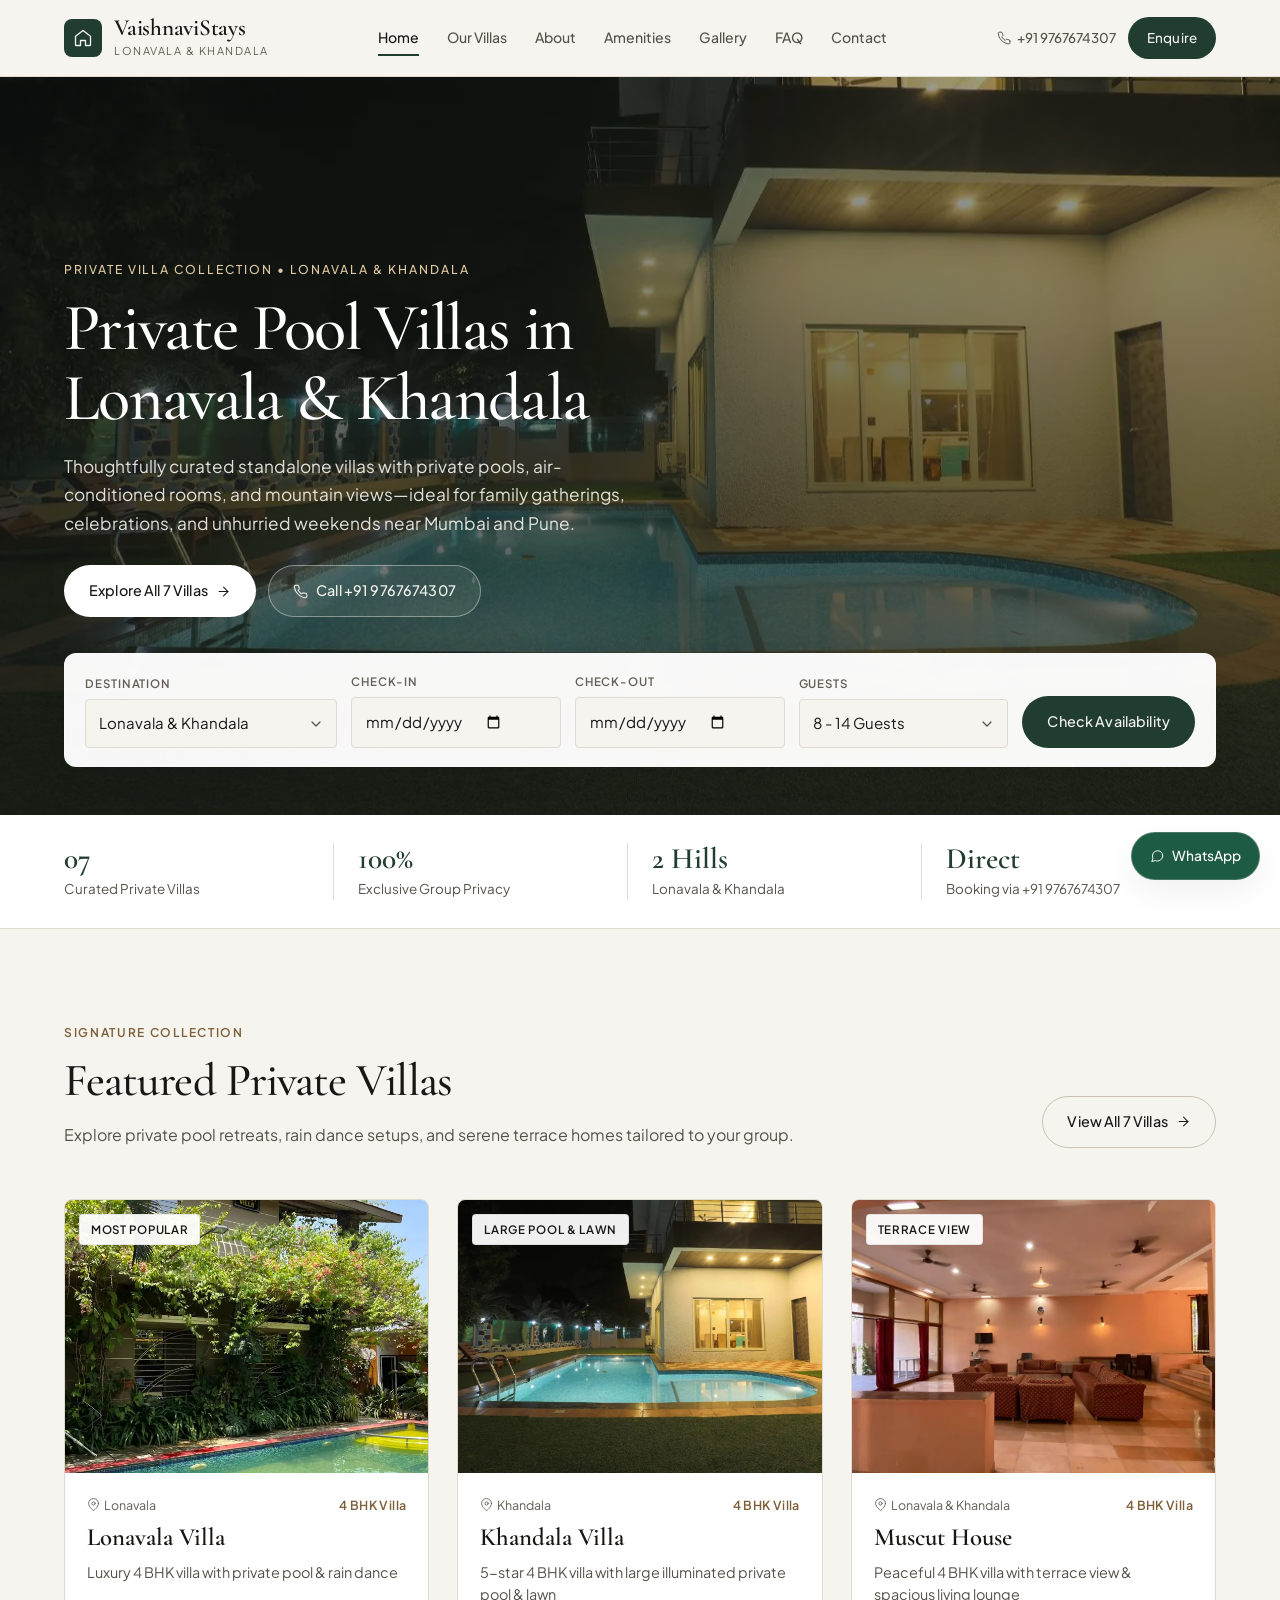
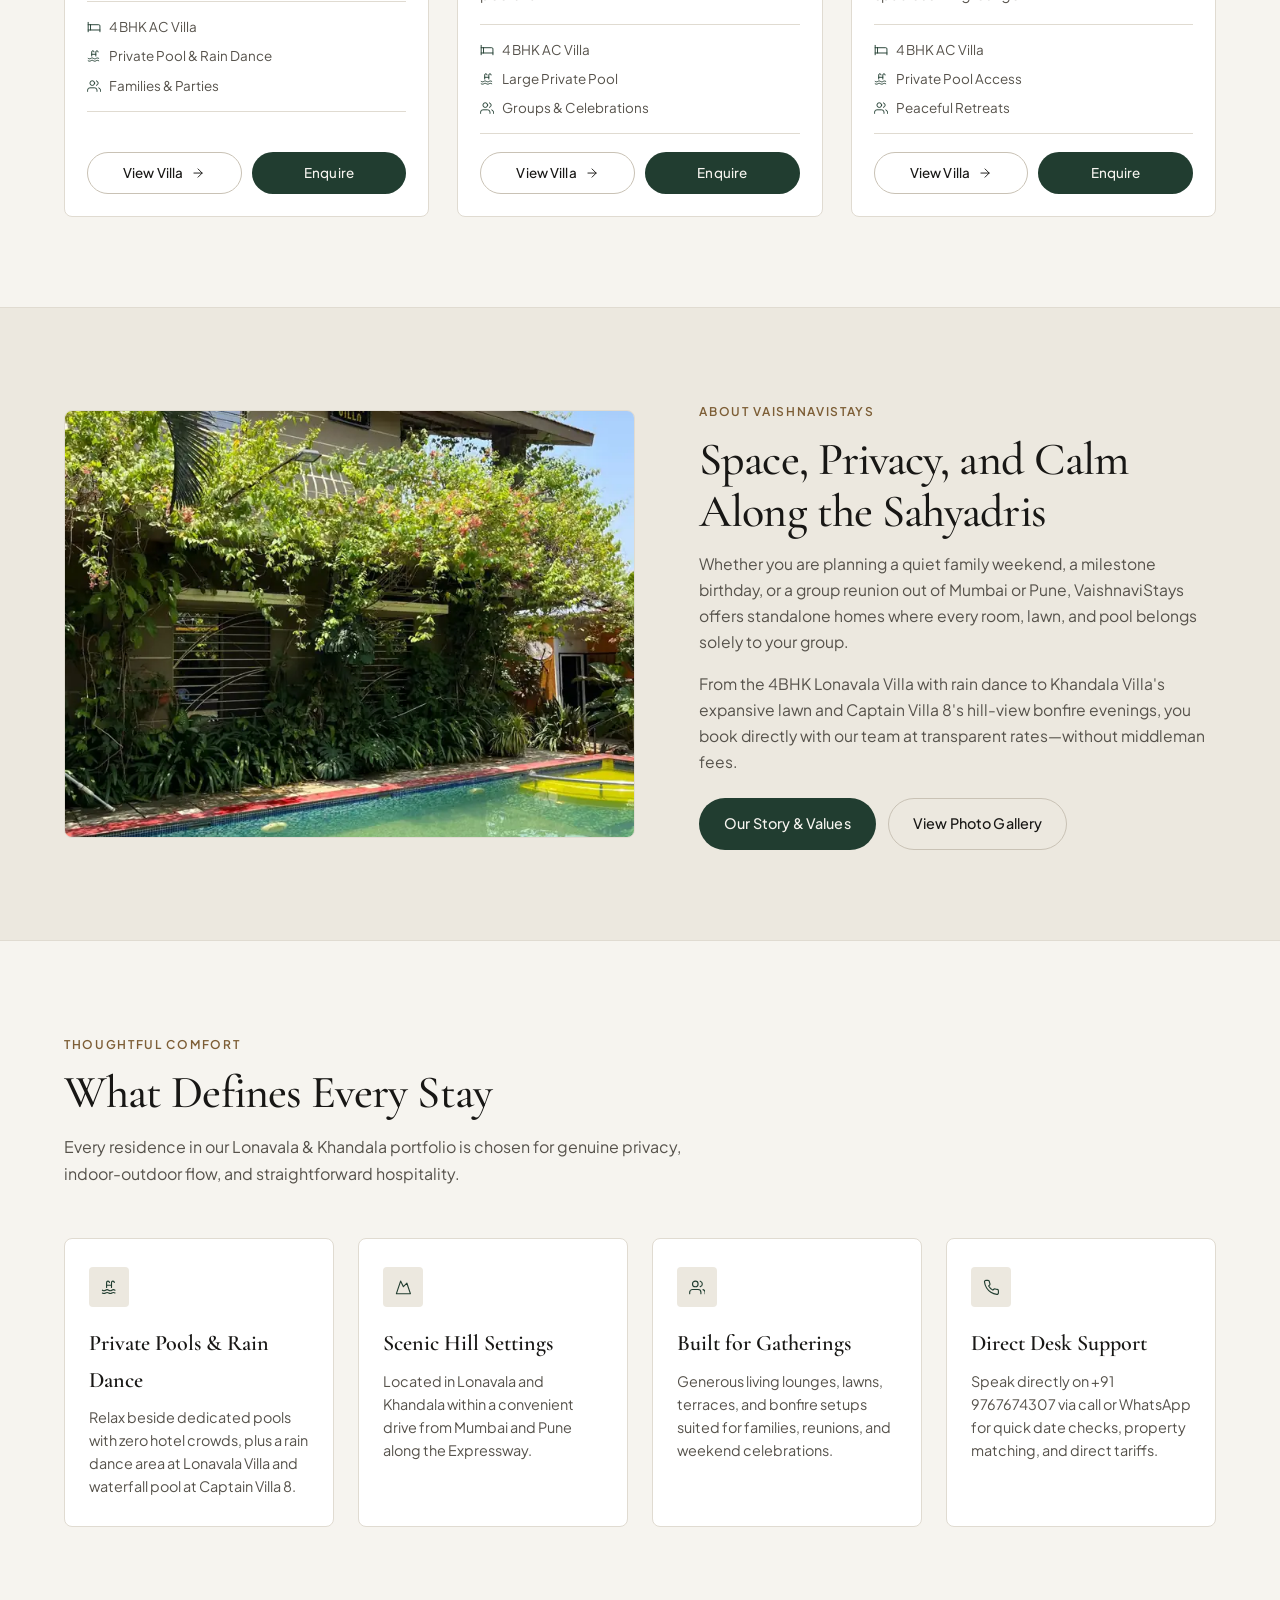
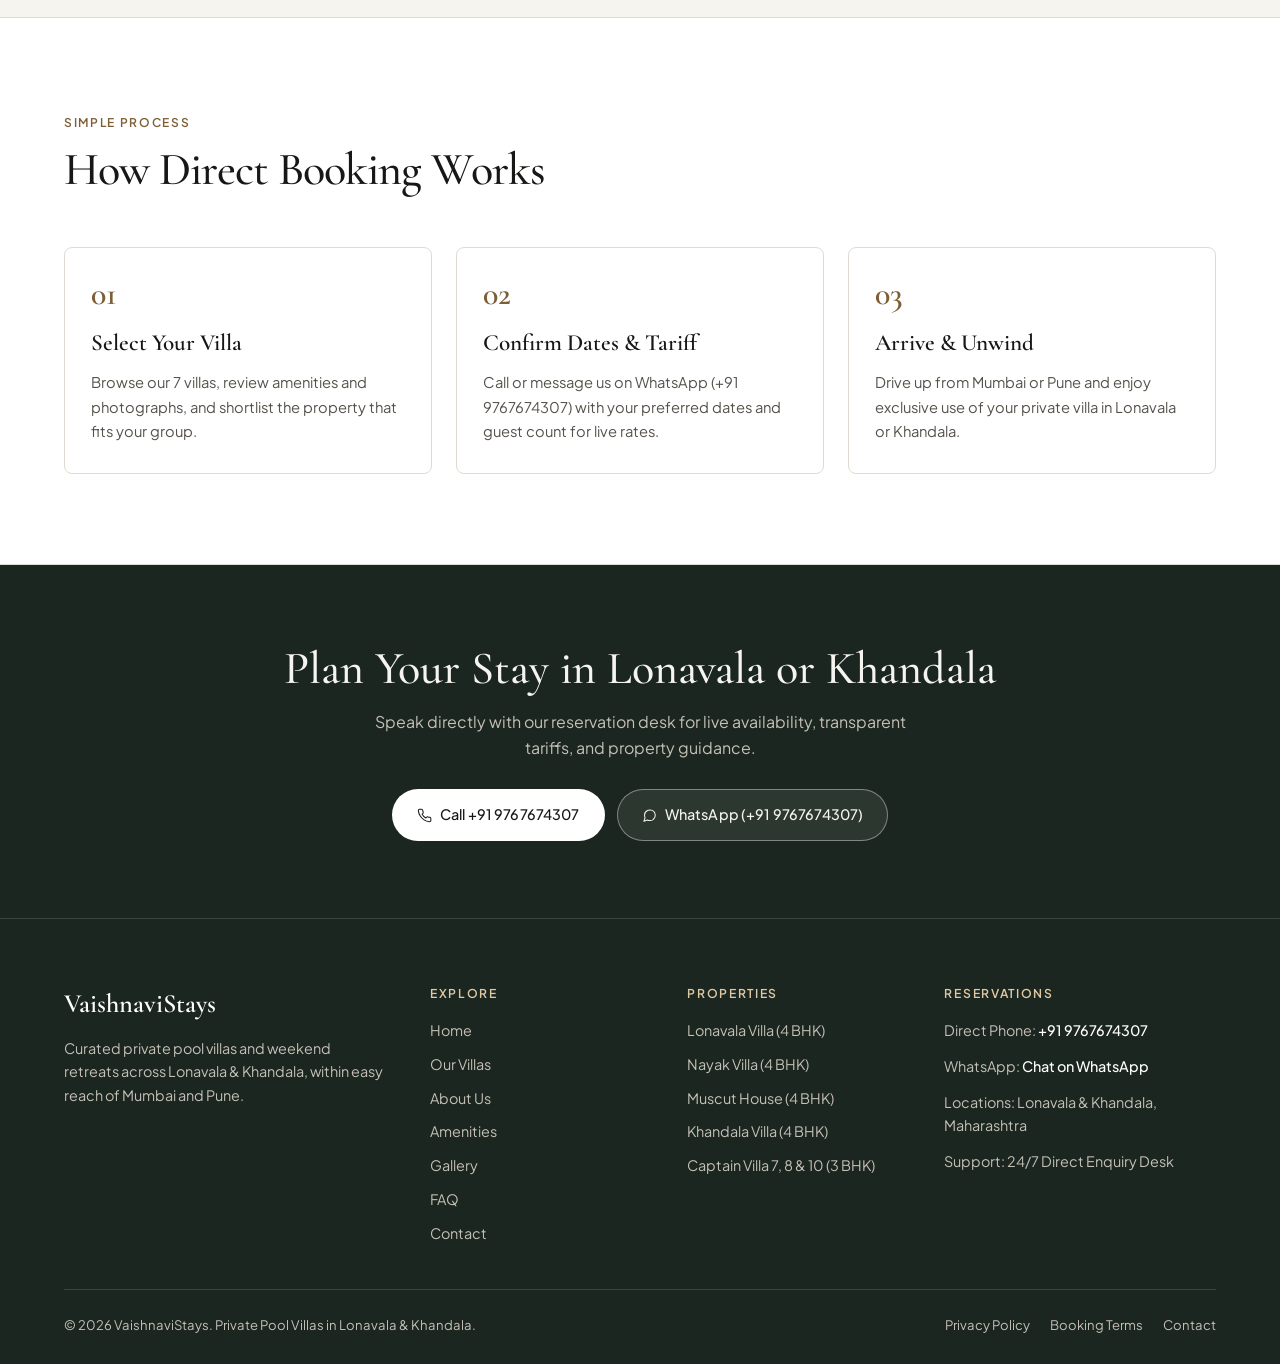
<file: index.html>
<!DOCTYPE html>
<html lang="en">
<head>
  <meta charset="UTF-8">
  <meta name="viewport" content="width=device-width, initial-scale=1.0, viewport-fit=cover">
  <title>Private Pool Villas in Lonavala & Khandala | VaishnaviStays</title>
  <meta name="description" content="Book private pool villas in Lonavala & Khandala with VaishnaviStays. 7 curated villas with AC rooms, mountain views, gardens, and bonfire setups near Mumbai & Pune. Call +91 9767674307.">
  <meta name="robots" content="index, follow">
  <link rel="canonical" href="https://vaishnavistays.netlify.app/">
  <link rel="icon" type="image/svg+xml" href="favicon.svg">
  <meta name="google-site-verification" content="3MtQ7zPcXsZFa49aT6zNfIU-rexAqFXiJ9Jd2BXLzgg">

  <!-- Open Graph / Twitter -->
  <meta property="og:type" content="website">
  <meta property="og:url" content="https://vaishnavistays.netlify.app/">
  <meta property="og:title" content="VaishnaviStays — Private Pool Villas in Lonavala & Khandala">
  <meta property="og:description" content="Curated standalone private pool villas in Lonavala & Khandala for families, celebrations, and weekend escapes.">
  <meta property="og:image" content="https://vaishnavistays.netlify.app/images/lonavala%20villa.jpg">
  <meta name="twitter:card" content="summary_large_image">
  <meta name="twitter:title" content="VaishnaviStays — Private Pool Villas in Lonavala & Khandala">
  <meta name="twitter:description" content="Curated standalone private pool villas in Lonavala & Khandala for families, celebrations, and weekend escapes.">
  <meta name="twitter:image" content="https://vaishnavistays.netlify.app/images/lonavala%20villa.jpg">

  <!-- Fonts & Styles -->
  <link rel="preconnect" href="https://fonts.googleapis.com">
  <link rel="preconnect" href="https://fonts.gstatic.com" crossorigin>
  <link href="https://fonts.googleapis.com/css2?family=Cormorant+Garamond:wght@500;600&family=Plus+Jakarta+Sans:wght@400;500;600&display=swap" rel="stylesheet">
  <link rel="preload" as="image" href="images/villa-khandala.webp" type="image/webp" fetchpriority="high">
  <link rel="stylesheet" href="css/style.css">
  <script type="application/ld+json">
  {
    "@context": "https://schema.org",
    "@type": "LodgingBusiness",
    "name": "VaishnaviStays",
    "image": "https://vaishnavistays.netlify.app/images/lonavala%20villa.jpg",
    "description": "Private pool villas and weekend retreats for rent in Lonavala and Khandala near Mumbai & Pune.",
    "telephone": "+919767674307",
    "url": "https://vaishnavistays.netlify.app/",
    "address": {
      "@type": "PostalAddress",
      "addressLocality": "Lonavala & Khandala",
      "addressRegion": "Maharashtra",
      "addressCountry": "IN"
    },
    "areaServed": ["Lonavala", "Khandala", "Mumbai", "Pune"]
  }
  </script>
  <script defer src="js/data.js"></script>
  <script defer src="js/main.js"></script>
</head><body>
  <a href="#mainContent" class="skip-link">Skip to main content</a>

  <header class="site-header">
    <div class="container">
      <nav class="navbar" aria-label="Main navigation">
        <a href="index.html" class="brand-logo">
          <span class="brand-mark"><svg width="20" height="20" viewBox="0 0 24 24" fill="none" stroke="currentColor" stroke-width="1.6" stroke-linecap="round" stroke-linejoin="round" aria-hidden="true"><path d="M3 10l9-7 9 7v10a1 1 0 0 1-1 1h-5v-6h-6v6H4a1 1 0 0 1-1-1V10z"/></svg></span>
          <span class="brand-text">
            <span class="brand-name">VaishnaviStays</span>
            <span class="brand-tagline">Lonavala &amp; Khandala</span>
          </span>
        </a>

        <div class="nav-menu">
          <a href="index.html" class="nav-link is-active" aria-current="page">Home</a>
          <a href="villas.html" class="nav-link">Our Villas</a>
          <a href="about.html" class="nav-link">About</a>
          <a href="services.html" class="nav-link">Amenities</a>
          <a href="gallery.html" class="nav-link">Gallery</a>
          <a href="faq.html" class="nav-link">FAQ</a>
          <a href="contact.html" class="nav-link">Contact</a>
        </div>

        <div class="nav-actions">
          <a href="tel:+919767674307" class="nav-phone">
            <svg class="icon" viewBox="0 0 24 24" fill="none" stroke="currentColor" stroke-width="1.6" stroke-linecap="round" stroke-linejoin="round" aria-hidden="true"><path d="M22 16.92v3a2 2 0 0 1-2.18 2 19.79 19.79 0 0 1-8.63-3.07 19.5 19.5 0 0 1-6-6 19.79 19.79 0 0 1-3.07-8.67A2 2 0 0 1 4.11 2h3a2 2 0 0 1 2 1.72 12.84 12.84 0 0 0 .7 2.81 2 2 0 0 1-.45 2.11L8.09 9.91a16 16 0 0 0 6 6l1.27-1.27a2 2 0 0 1 2.11-.45 12.84 12.84 0 0 0 2.81.7A2 2 0 0 1 22 16.92z"/></svg><span>+91 9767674307</span>
          </a>
          <a href="contact.html" class="btn btn-primary btn-sm">Enquire</a>
          <button type="button" class="mobile-toggle" aria-label="Open navigation menu" aria-expanded="false">
            <svg width="20" height="20" viewBox="0 0 24 24" fill="none" stroke="currentColor" stroke-width="1.75" stroke-linecap="round" aria-hidden="true"><line x1="3" y1="6" x2="21" y2="6"/><line x1="3" y1="12" x2="21" y2="12"/><line x1="3" y1="18" x2="21" y2="18"/></svg>
          </button>
        </div>
      </nav>
    </div>
  </header>

  <div class="drawer-backdrop"></div>
  <nav class="mobile-drawer" aria-label="Mobile navigation">
    <div class="drawer-header">
      <span class="brand-name">VaishnaviStays</span>
      <button type="button" class="drawer-close" aria-label="Close menu">&times;</button>
    </div>
    <div class="drawer-links">
      <a href="index.html" class="drawer-link is-active" aria-current="page"><span>Home</span><svg class="icon" viewBox="0 0 24 24" fill="none" stroke="currentColor" stroke-width="1.6" stroke-linecap="round" stroke-linejoin="round" aria-hidden="true"><polyline points="9 18 15 12 9 6"/></svg></a>
      <a href="villas.html" class="drawer-link"><span>Our Villas</span><svg class="icon" viewBox="0 0 24 24" fill="none" stroke="currentColor" stroke-width="1.6" stroke-linecap="round" stroke-linejoin="round" aria-hidden="true"><polyline points="9 18 15 12 9 6"/></svg></a>
      <a href="about.html" class="drawer-link"><span>About</span><svg class="icon" viewBox="0 0 24 24" fill="none" stroke="currentColor" stroke-width="1.6" stroke-linecap="round" stroke-linejoin="round" aria-hidden="true"><polyline points="9 18 15 12 9 6"/></svg></a>
      <a href="services.html" class="drawer-link"><span>Amenities</span><svg class="icon" viewBox="0 0 24 24" fill="none" stroke="currentColor" stroke-width="1.6" stroke-linecap="round" stroke-linejoin="round" aria-hidden="true"><polyline points="9 18 15 12 9 6"/></svg></a>
      <a href="gallery.html" class="drawer-link"><span>Gallery</span><svg class="icon" viewBox="0 0 24 24" fill="none" stroke="currentColor" stroke-width="1.6" stroke-linecap="round" stroke-linejoin="round" aria-hidden="true"><polyline points="9 18 15 12 9 6"/></svg></a>
      <a href="faq.html" class="drawer-link"><span>FAQ</span><svg class="icon" viewBox="0 0 24 24" fill="none" stroke="currentColor" stroke-width="1.6" stroke-linecap="round" stroke-linejoin="round" aria-hidden="true"><polyline points="9 18 15 12 9 6"/></svg></a>
      <a href="contact.html" class="drawer-link"><span>Contact</span><svg class="icon" viewBox="0 0 24 24" fill="none" stroke="currentColor" stroke-width="1.6" stroke-linecap="round" stroke-linejoin="round" aria-hidden="true"><polyline points="9 18 15 12 9 6"/></svg></a>
    </div>
    <div class="drawer-contact">
      <a href="tel:+919767674307" class="btn btn-outline btn-block">
        <svg class="icon" viewBox="0 0 24 24" fill="none" stroke="currentColor" stroke-width="1.6" stroke-linecap="round" stroke-linejoin="round" aria-hidden="true"><path d="M22 16.92v3a2 2 0 0 1-2.18 2 19.79 19.79 0 0 1-8.63-3.07 19.5 19.5 0 0 1-6-6 19.79 19.79 0 0 1-3.07-8.67A2 2 0 0 1 4.11 2h3a2 2 0 0 1 2 1.72 12.84 12.84 0 0 0 .7 2.81 2 2 0 0 1-.45 2.11L8.09 9.91a16 16 0 0 0 6 6l1.27-1.27a2 2 0 0 1 2.11-.45 12.84 12.84 0 0 0 2.81.7A2 2 0 0 1 22 16.92z"/></svg><span>Call +91 9767674307</span>
      </a>
      <a href="https://wa.me/919767674307?text=Hello%20VaishnaviStays,%20I%20would%20like%20to%20enquire%20about%20villa%20availability." target="_blank" rel="noopener noreferrer" class="btn btn-whatsapp btn-block">
        <svg class="icon" viewBox="0 0 24 24" fill="none" stroke="currentColor" stroke-width="1.6" stroke-linecap="round" stroke-linejoin="round" aria-hidden="true"><path d="M21 11.5a8.38 8.38 0 0 1-.9 3.8 8.5 8.5 0 0 1-7.6 4.7 8.38 8.38 0 0 1-3.8-.9L3 21l1.9-5.7a8.38 8.38 0 0 1-.9-3.8 8.5 8.5 0 0 1 4.7-7.6 8.38 8.38 0 0 1 3.8-.9h.5a8.48 8.48 0 0 1 8 8v.5z"/></svg><span>WhatsApp Booking</span>
      </a>
    </div>
  </nav>

  <main id="mainContent">
    <section class="hero">
      <div class="container hero__content">
        <div class="hero__intro">
          <span class="hero__eyebrow">Private Villa Collection &bull; Lonavala &amp; Khandala</span>
          <h1 class="hero__title">Private Pool Villas in Lonavala &amp; Khandala</h1>
          <p class="hero__lead">
            Thoughtfully curated standalone villas with private pools, air-conditioned rooms, and mountain views—ideal for family gatherings, celebrations, and unhurried weekends near Mumbai and Pune.
          </p>
          <div class="hero__actions">
            <a href="villas.html" class="btn btn-light">
              <span>Explore All 7 Villas</span><svg class="icon" viewBox="0 0 24 24" fill="none" stroke="currentColor" stroke-width="1.6" stroke-linecap="round" stroke-linejoin="round" aria-hidden="true"><line x1="5" y1="12" x2="19" y2="12"/><polyline points="12 5 19 12 12 19"/></svg>
            </a>
            <a href="tel:+919767674307" class="btn btn-outline-light">
              <svg class="icon" viewBox="0 0 24 24" fill="none" stroke="currentColor" stroke-width="1.6" stroke-linecap="round" stroke-linejoin="round" aria-hidden="true"><path d="M22 16.92v3a2 2 0 0 1-2.18 2 19.79 19.79 0 0 1-8.63-3.07 19.5 19.5 0 0 1-6-6 19.79 19.79 0 0 1-3.07-8.67A2 2 0 0 1 4.11 2h3a2 2 0 0 1 2 1.72 12.84 12.84 0 0 0 .7 2.81 2 2 0 0 1-.45 2.11L8.09 9.91a16 16 0 0 0 6 6l1.27-1.27a2 2 0 0 1 2.11-.45 12.84 12.84 0 0 0 2.81.7A2 2 0 0 1 22 16.92z"/></svg><span>Call +91 9767674307</span>
            </a>
          </div>
        </div>

        <div class="search-bar">
          <form id="heroSearchForm" class="search-form" novalidate>
            <div class="search-field">
              <label class="search-label" for="searchLocation">Destination</label>
              <select id="searchLocation" class="input">
                <option value="All Locations (Lonavala & Khandala)">Lonavala &amp; Khandala</option>
                <option value="Lonavala">Lonavala</option>
                <option value="Khandala">Khandala</option>
              </select>
            </div>
            <div class="search-field">
              <label class="search-label" for="searchCheckIn">Check-in</label>
              <input id="searchCheckIn" type="date" class="input">
            </div>
            <div class="search-field">
              <label class="search-label" for="searchCheckOut">Check-out</label>
              <input id="searchCheckOut" type="date" class="input">
            </div>
            <div class="search-field">
              <label class="search-label" for="searchGuests">Guests</label>
              <select id="searchGuests" class="input">
                <option value="4-8 Guests">4 - 8 Guests</option>
                <option value="8-14 Guests" selected>8 - 14 Guests</option>
                <option value="15+ Guests">15+ Guests</option>
              </select>
            </div>
            <button type="submit" class="btn btn-primary">Check Availability</button>
          </form>
          <div id="heroSearchAlert" class="form-alert" role="alert" style="margin-top:12px;margin-bottom:0;"></div>
        </div>
      </div>
    </section>

    <section class="highlights-strip" aria-label="Key property highlights">
      <div class="container">
        <div class="highlights-grid">
          <div class="highlight-item">
            <span class="highlight-value">07</span>
            <span class="highlight-label">Curated Private Villas</span>
          </div>
          <div class="highlight-item">
            <span class="highlight-value">100%</span>
            <span class="highlight-label">Exclusive Group Privacy</span>
          </div>
          <div class="highlight-item">
            <span class="highlight-value">2 Hills</span>
            <span class="highlight-label">Lonavala &amp; Khandala</span>
          </div>
          <div class="highlight-item">
            <span class="highlight-value">Direct</span>
            <span class="highlight-label">Booking via +91 9767674307</span>
          </div>
        </div>
      </div>
    </section>

    <section class="section">
      <div class="container">
        <div class="section-header section-header--split">
          <div>
            <span class="eyebrow">Signature Collection</span>
            <h2 class="section-title">Featured Private Villas</h2>
            <p class="section-subtitle">Explore private pool retreats, rain dance setups, and serene terrace homes tailored to your group.</p>
          </div>
          <a href="villas.html" class="btn btn-outline">
            <span>View All 7 Villas</span><svg class="icon" viewBox="0 0 24 24" fill="none" stroke="currentColor" stroke-width="1.6" stroke-linecap="round" stroke-linejoin="round" aria-hidden="true"><line x1="5" y1="12" x2="19" y2="12"/><polyline points="12 5 19 12 12 19"/></svg>
          </a>
        </div>
        <div class="villas-grid" id="featuredVillasGrid"></div>
      </div>
    </section>

    <section class="section section--tinted">
      <div class="container">
        <div class="editorial-split" data-reveal>
          <div class="editorial-frame">
            <picture>
  <source srcset="images/villa-lonavala.webp" type="image/webp">
  <img src="images/lonavala villa.jpg" alt="Lonavala Villa private pool surrounded by lush flowering vines" width="720" height="960" loading="lazy" decoding="async">
</picture>
          </div>
          <div class="editorial-copy">
            <span class="eyebrow">About VaishnaviStays</span>
            <h2 class="section-title">Space, Privacy, and Calm Along the Sahyadris</h2>
            <p>
              Whether you are planning a quiet family weekend, a milestone birthday, or a group reunion out of Mumbai or Pune, VaishnaviStays offers standalone homes where every room, lawn, and pool belongs solely to your group.
            </p>
            <p>
              From the 4BHK Lonavala Villa with rain dance to Khandala Villa's expansive lawn and Captain Villa 8's hill-view bonfire evenings, you book directly with our team at transparent rates—without middleman fees.
            </p>
            <div style="margin-top:24px;display:flex;gap:12px;flex-wrap:wrap;">
              <a href="about.html" class="btn btn-primary">Our Story &amp; Values</a>
              <a href="gallery.html" class="btn btn-outline">View Photo Gallery</a>
            </div>
          </div>
        </div>
      </div>
    </section>

    <section class="section">
      <div class="container">
        <div class="section-header">
          <span class="eyebrow">Thoughtful Comfort</span>
          <h2 class="section-title">What Defines Every Stay</h2>
          <p class="section-subtitle">Every residence in our Lonavala &amp; Khandala portfolio is chosen for genuine privacy, indoor-outdoor flow, and straightforward hospitality.</p>
        </div>

        <div class="pillars-grid" data-reveal>
          <article class="pillar-card">
            <div class="pillar-card__icon"><svg class="icon" viewBox="0 0 24 24" fill="none" stroke="currentColor" stroke-width="1.6" stroke-linecap="round" stroke-linejoin="round" aria-hidden="true"><path d="M2 16c1.5 1 3 1 4.5 0s3-1 4.5 0 3 1 4.5 0 3-1 4.5 0"/><path d="M2 20c1.5 1 3 1 4.5 0s3-1 4.5 0 3 1 4.5 0 3-1 4.5 0"/><path d="M8 12V5a2 2 0 0 1 2-2h0a2 2 0 0 1 2 2"/><path d="M15 12V5a2 2 0 0 1 2-2h0a2 2 0 0 1 2 2"/><line x1="8" y1="9" x2="15" y2="9"/></svg></div>
            <h3>Private Pools &amp; Rain Dance</h3>
            <p>Relax beside dedicated pools with zero hotel crowds, plus a rain dance area at Lonavala Villa and waterfall pool at Captain Villa 8.</p>
          </article>
          <article class="pillar-card">
            <div class="pillar-card__icon"><svg class="icon" viewBox="0 0 24 24" fill="none" stroke="currentColor" stroke-width="1.6" stroke-linecap="round" stroke-linejoin="round" aria-hidden="true"><path d="M8 3l4 8 5-5 5 15H2L8 3z"/></svg></div>
            <h3>Scenic Hill Settings</h3>
            <p>Located in Lonavala and Khandala within a convenient drive from Mumbai and Pune along the Expressway.</p>
          </article>
          <article class="pillar-card">
            <div class="pillar-card__icon"><svg class="icon" viewBox="0 0 24 24" fill="none" stroke="currentColor" stroke-width="1.6" stroke-linecap="round" stroke-linejoin="round" aria-hidden="true"><path d="M17 21v-2a4 4 0 0 0-4-4H5a4 4 0 0 0-4 4v2"/><circle cx="9" cy="7" r="4"/><path d="M23 21v-2a4 4 0 0 0-3-3.87"/><path d="M16 3.13a4 4 0 0 1 0 7.75"/></svg></div>
            <h3>Built for Gatherings</h3>
            <p>Generous living lounges, lawns, terraces, and bonfire setups suited for families, reunions, and weekend celebrations.</p>
          </article>
          <article class="pillar-card">
            <div class="pillar-card__icon"><svg class="icon" viewBox="0 0 24 24" fill="none" stroke="currentColor" stroke-width="1.6" stroke-linecap="round" stroke-linejoin="round" aria-hidden="true"><path d="M22 16.92v3a2 2 0 0 1-2.18 2 19.79 19.79 0 0 1-8.63-3.07 19.5 19.5 0 0 1-6-6 19.79 19.79 0 0 1-3.07-8.67A2 2 0 0 1 4.11 2h3a2 2 0 0 1 2 1.72 12.84 12.84 0 0 0 .7 2.81 2 2 0 0 1-.45 2.11L8.09 9.91a16 16 0 0 0 6 6l1.27-1.27a2 2 0 0 1 2.11-.45 12.84 12.84 0 0 0 2.81.7A2 2 0 0 1 22 16.92z"/></svg></div>
            <h3>Direct Desk Support</h3>
            <p>Speak directly on +91 9767674307 via call or WhatsApp for quick date checks, property matching, and direct tariffs.</p>
          </article>
        </div>
      </div>
    </section>

    <section class="section section--surface">
      <div class="container">
        <div class="section-header">
          <span class="eyebrow">Simple Process</span>
          <h2 class="section-title">How Direct Booking Works</h2>
        </div>

        <div class="steps-grid" data-reveal>
          <div class="step-card">
            <div class="step-card__num">01</div>
            <h3>Select Your Villa</h3>
            <p>Browse our 7 villas, review amenities and photographs, and shortlist the property that fits your group.</p>
          </div>
          <div class="step-card">
            <div class="step-card__num">02</div>
            <h3>Confirm Dates &amp; Tariff</h3>
            <p>Call or message us on WhatsApp (+91 9767674307) with your preferred dates and guest count for live rates.</p>
          </div>
          <div class="step-card">
            <div class="step-card__num">03</div>
            <h3>Arrive &amp; Unwind</h3>
            <p>Drive up from Mumbai or Pune and enjoy exclusive use of your private villa in Lonavala or Khandala.</p>
          </div>
        </div>
      </div>
    </section>
    <section class="cta-band">
      <div class="container">
        <h2 class="cta-band__title">Plan Your Stay in Lonavala or Khandala</h2>
        <p class="cta-band__lead">Speak directly with our reservation desk for live availability, transparent tariffs, and property guidance.</p>
        <div class="cta-band__actions">
          <a href="tel:+919767674307" class="btn btn-light">
            <svg class="icon" viewBox="0 0 24 24" fill="none" stroke="currentColor" stroke-width="1.6" stroke-linecap="round" stroke-linejoin="round" aria-hidden="true"><path d="M22 16.92v3a2 2 0 0 1-2.18 2 19.79 19.79 0 0 1-8.63-3.07 19.5 19.5 0 0 1-6-6 19.79 19.79 0 0 1-3.07-8.67A2 2 0 0 1 4.11 2h3a2 2 0 0 1 2 1.72 12.84 12.84 0 0 0 .7 2.81 2 2 0 0 1-.45 2.11L8.09 9.91a16 16 0 0 0 6 6l1.27-1.27a2 2 0 0 1 2.11-.45 12.84 12.84 0 0 0 2.81.7A2 2 0 0 1 22 16.92z"/></svg><span>Call +91 9767674307</span>
          </a>
          <a href="https://wa.me/919767674307?text=Hello%20VaishnaviStays,%20I%20am%20interested%20in%20booking%20a%20private%20villa." target="_blank" rel="noopener noreferrer" class="btn btn-outline-light">
            <svg class="icon" viewBox="0 0 24 24" fill="none" stroke="currentColor" stroke-width="1.6" stroke-linecap="round" stroke-linejoin="round" aria-hidden="true"><path d="M21 11.5a8.38 8.38 0 0 1-.9 3.8 8.5 8.5 0 0 1-7.6 4.7 8.38 8.38 0 0 1-3.8-.9L3 21l1.9-5.7a8.38 8.38 0 0 1-.9-3.8 8.5 8.5 0 0 1 4.7-7.6 8.38 8.38 0 0 1 3.8-.9h.5a8.48 8.48 0 0 1 8 8v.5z"/></svg><span>WhatsApp (+91 9767674307)</span>
          </a>
        </div>
      </div>
    </section>  </main>

  <footer class="site-footer">
    <div class="container">
      <div class="footer-grid">
        <div class="footer-about">
          <span class="footer-brand-name">VaishnaviStays</span>
          <p>Curated private pool villas and weekend retreats across Lonavala &amp; Khandala, within easy reach of Mumbai and Pune.</p>
        </div>

        <div class="footer-col">
          <h4>Explore</h4>
          <div class="footer-links">
            <a href="index.html" class="footer-link">Home</a>
            <a href="villas.html" class="footer-link">Our Villas</a>
            <a href="about.html" class="footer-link">About Us</a>
            <a href="services.html" class="footer-link">Amenities</a>
            <a href="gallery.html" class="footer-link">Gallery</a>
            <a href="faq.html" class="footer-link">FAQ</a>
            <a href="contact.html" class="footer-link">Contact</a>
          </div>
        </div>

        <div class="footer-col">
          <h4>Properties</h4>
          <div class="footer-links">
            <a href="villa.html?slug=lonavala-villa" class="footer-link">Lonavala Villa (4 BHK)</a>
            <a href="villa.html?slug=nayak-villa" class="footer-link">Nayak Villa (4 BHK)</a>
            <a href="villa.html?slug=muscut-house" class="footer-link">Muscut House (4 BHK)</a>
            <a href="villa.html?slug=khandala-villa" class="footer-link">Khandala Villa (4 BHK)</a>
            <a href="villa.html?slug=captain-villa-7" class="footer-link">Captain Villa 7, 8 &amp; 10 (3 BHK)</a>
          </div>
        </div>

        <div class="footer-col">
          <h4>Reservations</h4>
          <div class="footer-contact-list">
            <div>Direct Phone: <a href="tel:+919767674307">+91 9767674307</a></div>
            <div>WhatsApp: <a href="https://wa.me/919767674307" target="_blank" rel="noopener noreferrer">Chat on WhatsApp</a></div>
            <div>Locations: Lonavala &amp; Khandala, Maharashtra</div>
            <div>Support: 24/7 Direct Enquiry Desk</div>
          </div>
        </div>
      </div>

      <div class="footer-bottom">
        <p>&copy; 2026 VaishnaviStays. Private Pool Villas in Lonavala &amp; Khandala.</p>
        <div class="footer-legal">
          <a href="privacy.html">Privacy Policy</a>
          <a href="terms.html">Booking Terms</a>
          <a href="contact.html">Contact</a>
        </div>
      </div>
    </div>
  </footer>

  <a href="https://wa.me/919767674307?text=Hello%20VaishnaviStays,%20I%20would%20like%20to%20check%20villa%20availability." target="_blank" rel="noopener noreferrer" class="floating-whatsapp" aria-label="Enquire on WhatsApp">
    <svg class="icon" viewBox="0 0 24 24" fill="none" stroke="currentColor" stroke-width="1.6" stroke-linecap="round" stroke-linejoin="round" aria-hidden="true"><path d="M21 11.5a8.38 8.38 0 0 1-.9 3.8 8.5 8.5 0 0 1-7.6 4.7 8.38 8.38 0 0 1-3.8-.9L3 21l1.9-5.7a8.38 8.38 0 0 1-.9-3.8 8.5 8.5 0 0 1 4.7-7.6 8.38 8.38 0 0 1 3.8-.9h.5a8.48 8.48 0 0 1 8 8v.5z"/></svg><span>WhatsApp</span>
  </a>

  <button type="button" class="back-to-top" aria-label="Back to top">
    <svg class="icon" viewBox="0 0 24 24" fill="none" stroke="currentColor" stroke-width="1.75" stroke-linecap="round" stroke-linejoin="round" aria-hidden="true"><polyline points="18 15 12 9 6 15"/></svg>
  </button>
</body>
</html>
</file>
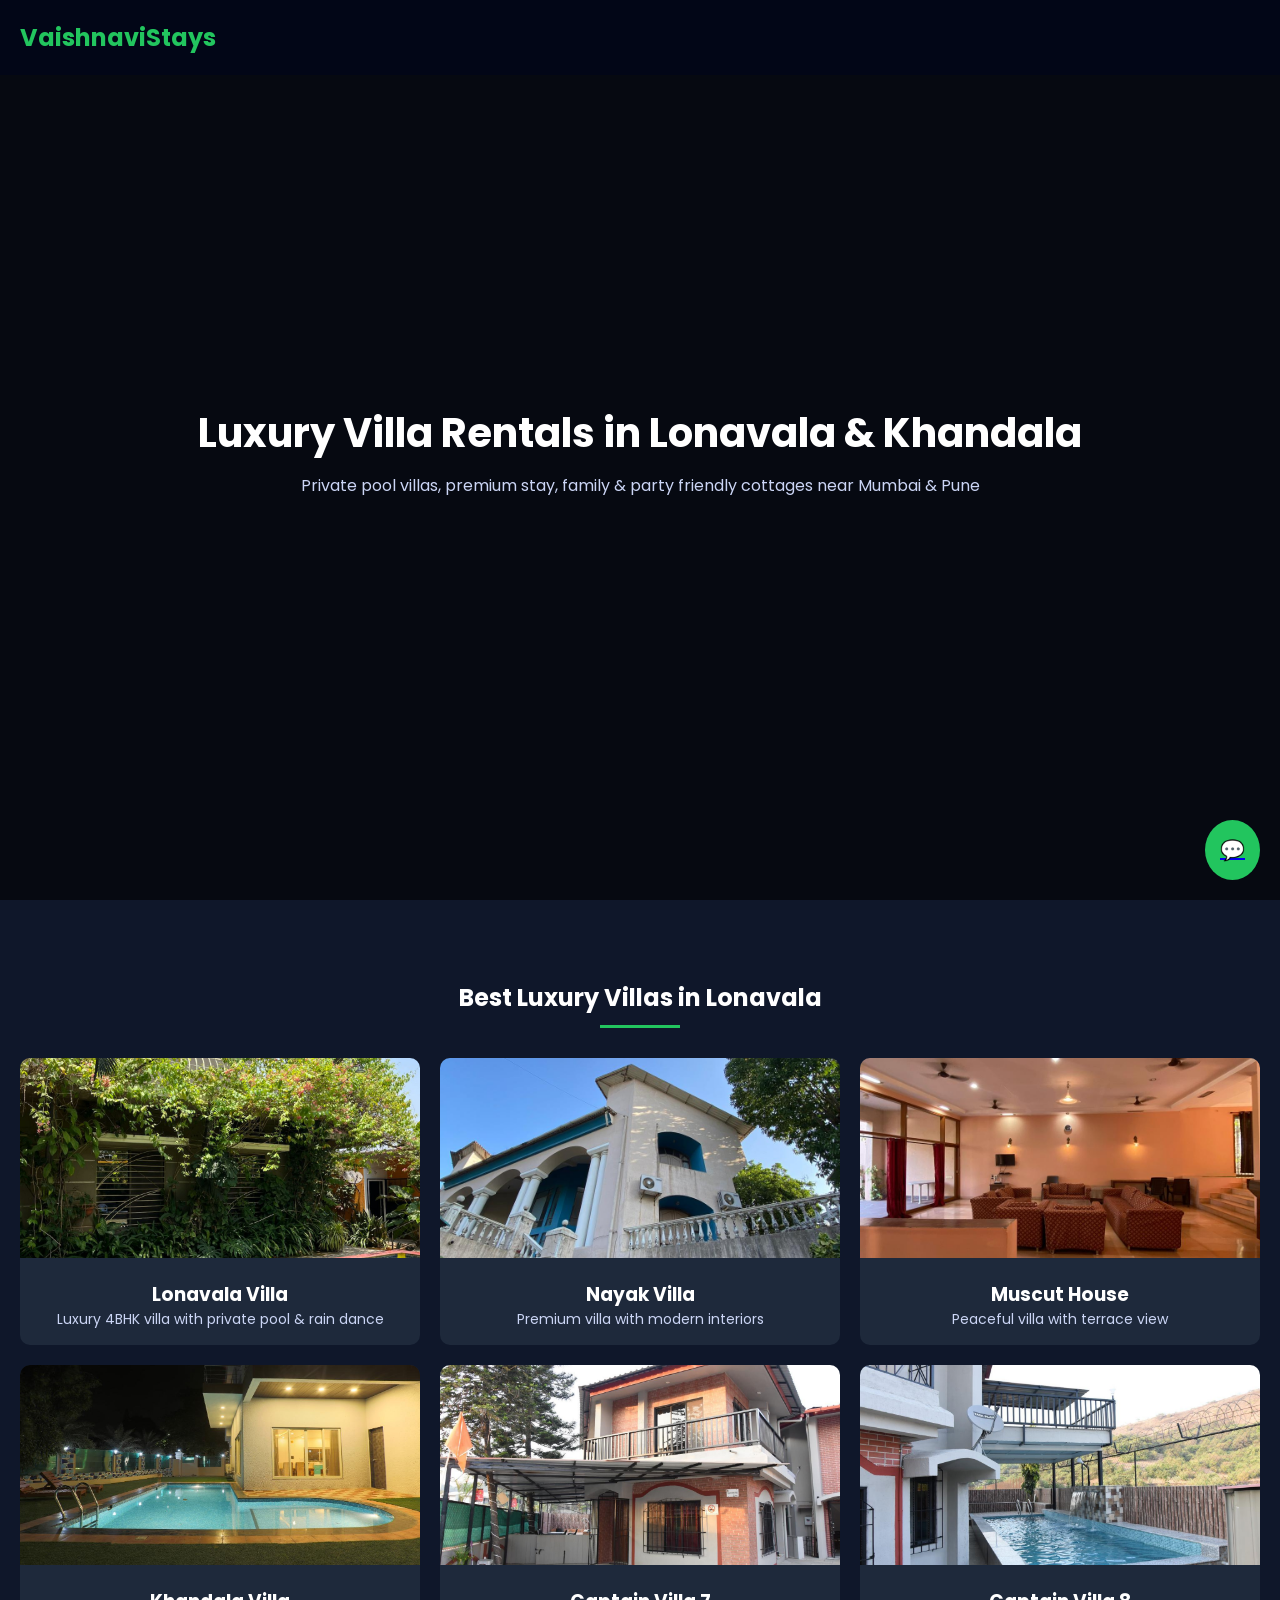
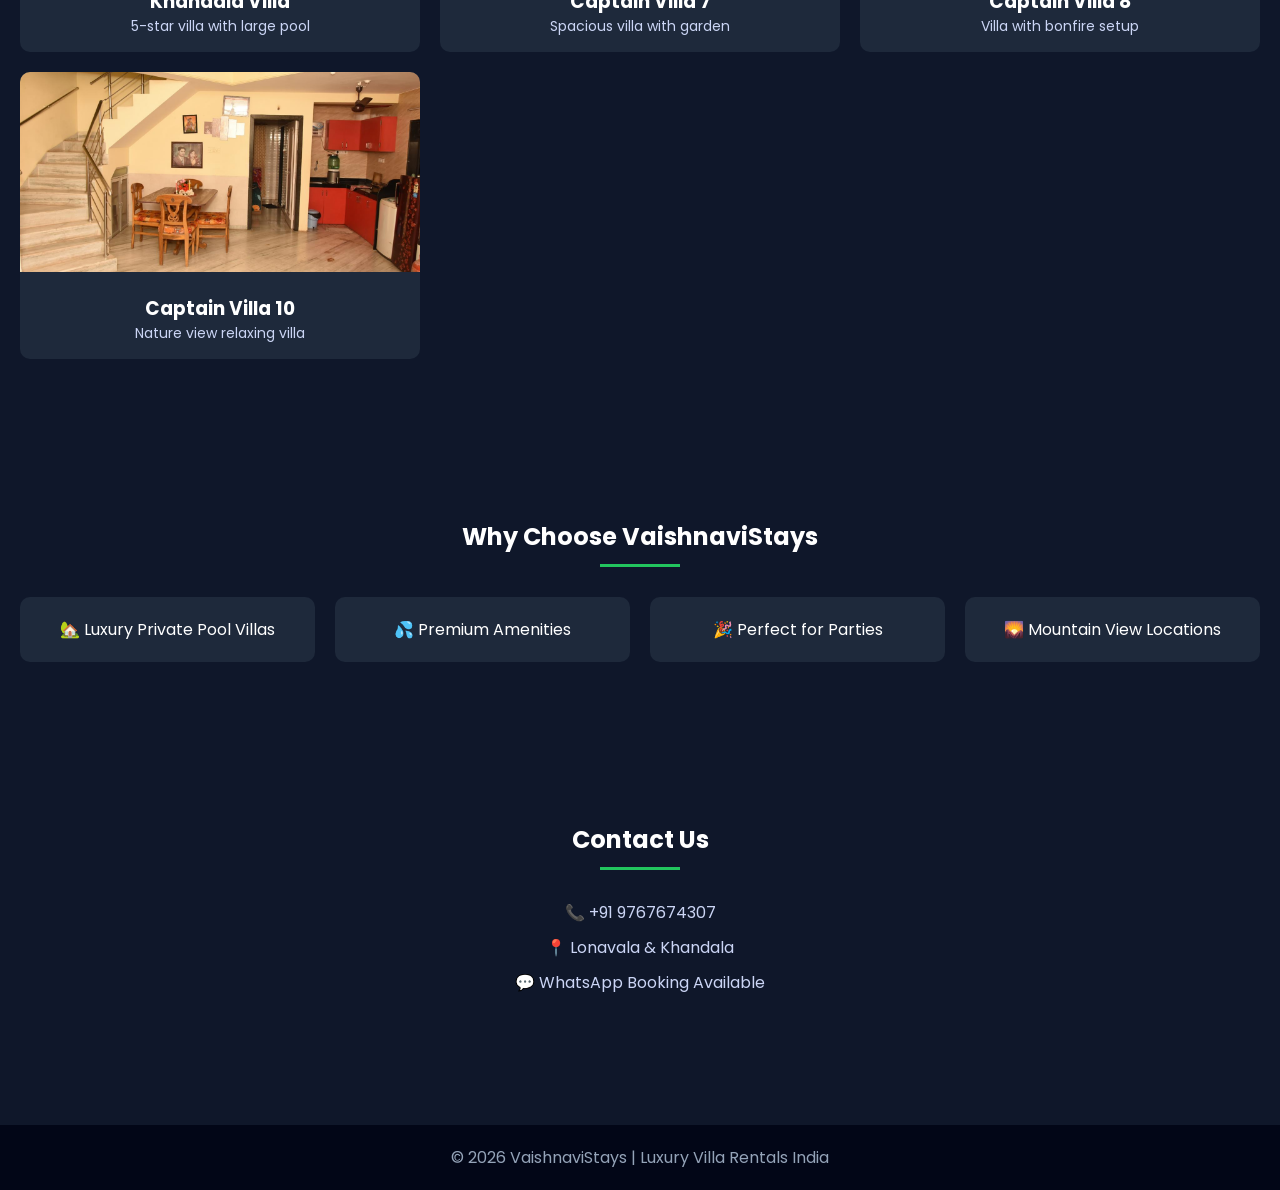
<file: rohan1/index.html>
<!DOCTYPE html>
<html lang="en">

<head>

<meta charset="UTF-8">
<meta name="viewport" content="width=device-width, initial-scale=1.0">

<!-- ✅ SEO -->
<title>Luxury Villas in Lonavala & Khandala | Private Pool Villas | VaishnaviStays</title>

<meta name="description" content="Book luxury villas in Lonavala & Khandala with private pool, mountain view, AC rooms, and premium amenities. Best villas for family, parties, and weekend stay near Mumbai & Pune.">

<meta name="keywords" content="Lonavala villa, Khandala villa, villa with private pool, luxury villa Lonavala, villa booking India, weekend villa near Mumbai">

<meta name="robots" content="index, follow">

<!-- Canonical URL -->
<link rel="canonical" href="https://vaishnavistays.netlify.app/">

<!-- Google verification -->
<meta name="google-site-verification" content="3MtQ7zPcXsZFa49aT6zNfIU-rexAqFXiJ9Jd2BXLzgg">

<!-- Open Graph -->
<meta property="og:title" content="Luxury Villas in Lonavala | VaishnaviStays">
<meta property="og:description" content="Book premium villas with private pool in Lonavala & Khandala">
<meta property="og:type" content="website">
<meta property="og:image" content="images/lonavala villa.jpg">

<!-- Schema (VERY IMPORTANT FOR GOOGLE RANKING) -->
<script type="application/ld+json">
{
  "@context": "https://schema.org",
  "@type": "LodgingBusiness",
  "name": "VaishnaviStays",
  "description": " villa on rent in Lonavala and Khandala with private pool and premium amenities.",
  "telephone": "+91 9767674307",
  "areaServed": ["Lonavala", "Khandala", "Mumbai", "Pune"]
}
</script>

<link href="https://fonts.googleapis.com/css2?family=Poppins:wght@300;500;700&display=swap" rel="stylesheet">

<style>
html{scroll-behavior:smooth;}
*{margin:0;padding:0;box-sizing:border-box;font-family:'Poppins',sans-serif;}
body{background:#0f172a;color:white;}

/* NAV */
nav{
display:flex;
justify-content:space-between;
padding:20px;
background:#020617;
position:fixed;
width:100%;
z-index:1000;
}
nav h2{color:#22c55e}

/* HERO */
.hero{
height:100vh;
background:url('https://images.unsplash.com/photo-1600585154340-be6161a56a0c') center/cover;
display:flex;
align-items:center;
justify-content:center;
text-align:center;
position:relative;
}
.hero::after{
content:'';
position:absolute;
width:100%;height:100%;
background:rgba(0,0,0,0.6);
}
.hero-content{position:relative;z-index:2;}
.hero h1{font-size:40px;}
.hero p{margin-top:10px;color:#cbd5f5}

/* SECTIONS */
.section{padding:80px 20px;text-align:center;}
.section h2{margin-bottom:10px;}
.underline{
width:80px;
height:3px;
background:#22c55e;
margin:10px auto 30px;
}

/* VILLAS */
.villas{
display:grid;
grid-template-columns:repeat(auto-fit,minmax(300px,1fr));
gap:20px;
}
.card{
background:#1e293b;
border-radius:10px;
overflow:hidden;
cursor:pointer;
transition:0.3s;
}
.card:hover{transform:scale(1.05);}
.card img{width:100%;height:200px;object-fit:cover;}
.card-content{padding:15px;}
.card-content p{font-size:14px;color:#cbd5f5}

/* FEATURES */
.features{
display:grid;
grid-template-columns:repeat(auto-fit,minmax(250px,1fr));
gap:20px;
}
.feature-box{
background:#1e293b;
padding:20px;
border-radius:10px;
}

/* CONTACT */
.contact p{margin:10px 0;color:#cbd5f5}

/* FOOTER */
footer{
background:#020617;
padding:20px;
text-align:center;
margin-top:40px;
color:#94a3b8;
}

/* MODAL */
.modal{
display:none;
position:fixed;
top:0;left:0;
width:100%;height:100%;
background:rgba(0,0,0,0.8);
justify-content:center;
align-items:center;
z-index:2000;
}
.modal-box{
background:#1e293b;
padding:20px;
border-radius:10px;
width:90%;
max-width:400px;
}
.modal-box input{
width:100%;
padding:10px;
margin:10px 0;
border:none;
border-radius:5px;
}
.btn{
background:#22c55e;
padding:10px;
border:none;
width:100%;
border-radius:5px;
color:white;
cursor:pointer;
}
.close{float:right;cursor:pointer;}

/* WHATSAPP */
.whatsapp{
position:fixed;
bottom:20px;
right:20px;
background:#22c55e;
padding:15px;
border-radius:50%;
font-size:20px;
}
</style>

</head>

<body>

<nav>
<h2>VaishnaviStays</h2>
</nav>

<div class="hero">
<div class="hero-content">
<h1>Luxury Villa Rentals in Lonavala & Khandala</h1>
<p>Private pool villas, premium stay, family & party friendly cottages near Mumbai & Pune</p>
</div>
</div>

<!-- VILLAS -->
<div class="section">
<h2>Best Luxury Villas in Lonavala</h2>
<div class="underline"></div>
<div class="villas" id="villaContainer"></div>
</div>

<!-- FEATURES -->
<div class="section">
<h2>Why Choose VaishnaviStays</h2>
<div class="underline"></div>
<div class="features">
<div class="feature-box">🏡 Luxury Private Pool Villas</div>
<div class="feature-box">💦 Premium Amenities</div>
<div class="feature-box">🎉 Perfect for Parties</div>
<div class="feature-box">🌄 Mountain View Locations</div>
</div>
</div>

<!-- CONTACT -->
<div class="section contact">
<h2>Contact Us</h2>
<div class="underline"></div>
<p>📞 +91 9767674307</p>
<p>📍 Lonavala & Khandala</p>
<p>💬 WhatsApp Booking Available</p>
</div>

<footer>
© 2026 VaishnaviStays | Luxury Villa Rentals India
</footer>

<!-- MODAL -->
<div class="modal" id="modal">
<div class="modal-box">
<span class="close" onclick="closeModal()">✖</span>

<h3 id="villaTitle"></h3>
<p id="villaDesc"></p>

<form onsubmit="sendBooking(event)">
<input type="text" id="name" placeholder="Your Name" required>

<label>Check-in Date</label>
<input type="date" id="entry" required>

<label>Check-out Date</label>
<input type="date" id="exit" required>

<input type="tel" id="phone" placeholder="Phone Number" required>

<button class="btn">Send via WhatsApp</button>
</form>

</div>
</div>

<a class="whatsapp" href="https://wa.me/919767674307">💬</a>

<script>
let villas = [
"Luxury 4BHK villa with private pool & rain dance",
"Premium villa with modern interiors",
"Peaceful villa with terrace view",
"5-star villa with large pool",
"Spacious villa with garden",
"Villa with bonfire setup",
"Nature view relaxing villa"
];

let villaNames = [
"Lonavala Villa",
"Nayak Villa",
"Muscut House",
"Khandala Villa",
"Captain Villa 7",
"Captain Villa 8",
"Captain Villa 10"
];

let villaImages = [
"images/lonavala villa.jpg",
"images/villa2.jpg",
"images/villa3.jpg",
"images/villa4.jpg",
"images/villa5.jpg",
"images/villa6.jpg",
"images/villa7.jpg"
];

let container = document.getElementById("villaContainer");

for(let i=0;i<7;i++){
container.innerHTML += `
<div class="card" onclick="openModal(${i})">
<img src="${villaImages[i]}">
<div class="card-content">
<h3>${villaNames[i]}</h3>
<p>${villas[i]}</p>
</div>
</div>`;
}

function openModal(i){
document.getElementById("modal").style.display="flex";
document.getElementById("villaTitle").innerText=villaNames[i];
document.getElementById("villaDesc").innerText=villas[i];
}

function closeModal(){
document.getElementById("modal").style.display="none";
}

function sendBooking(e){
e.preventDefault();

let name=document.getElementById("name").value;
let entry=document.getElementById("entry").value;
let exit=document.getElementById("exit").value;
let phone=document.getElementById("phone").value;

let msg=`Booking:%0A Villa:${document.getElementById("villaTitle").innerText}%0A Name:${name}%0A Check-in:${entry}%0A Check-out:${exit}%0A Phone:${phone}`;

window.open(`https://wa.me/919767674307?text=${msg}`,"_blank");
}
</script>

</body>
</html>
</file>
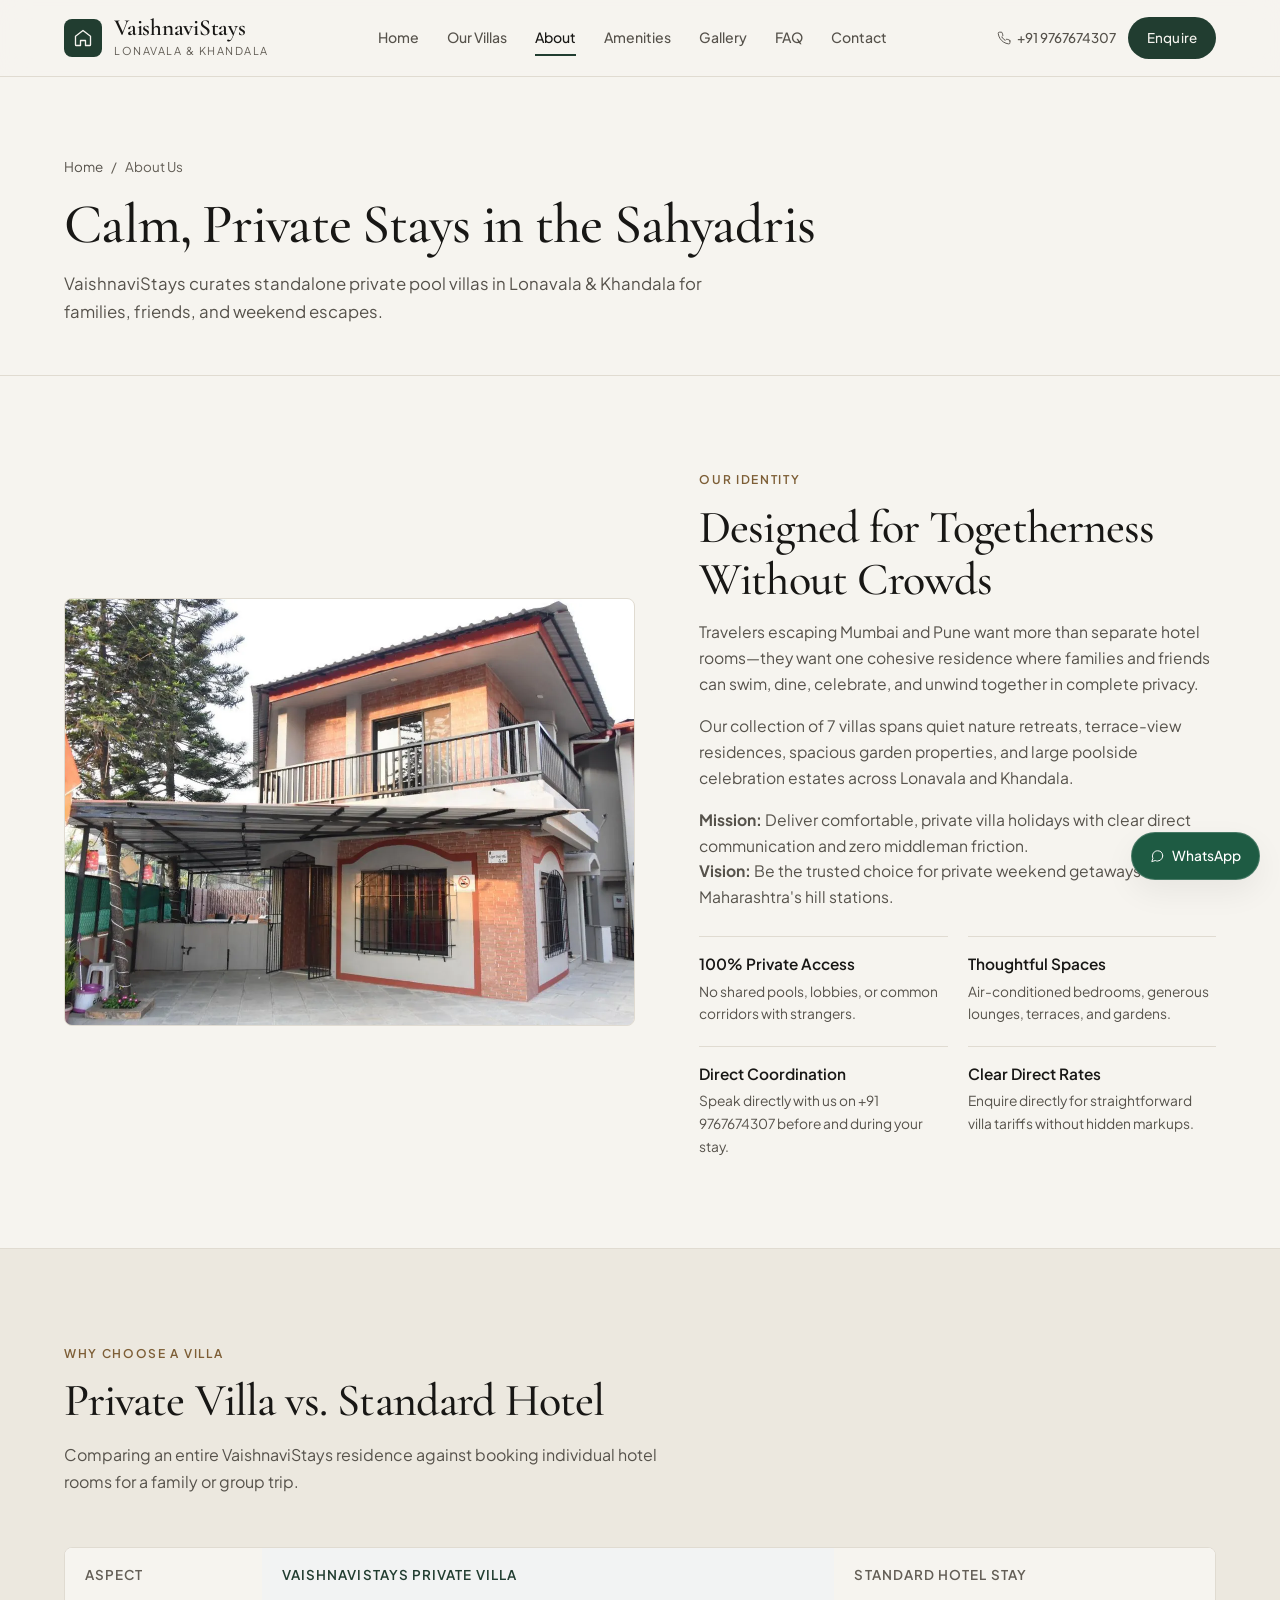
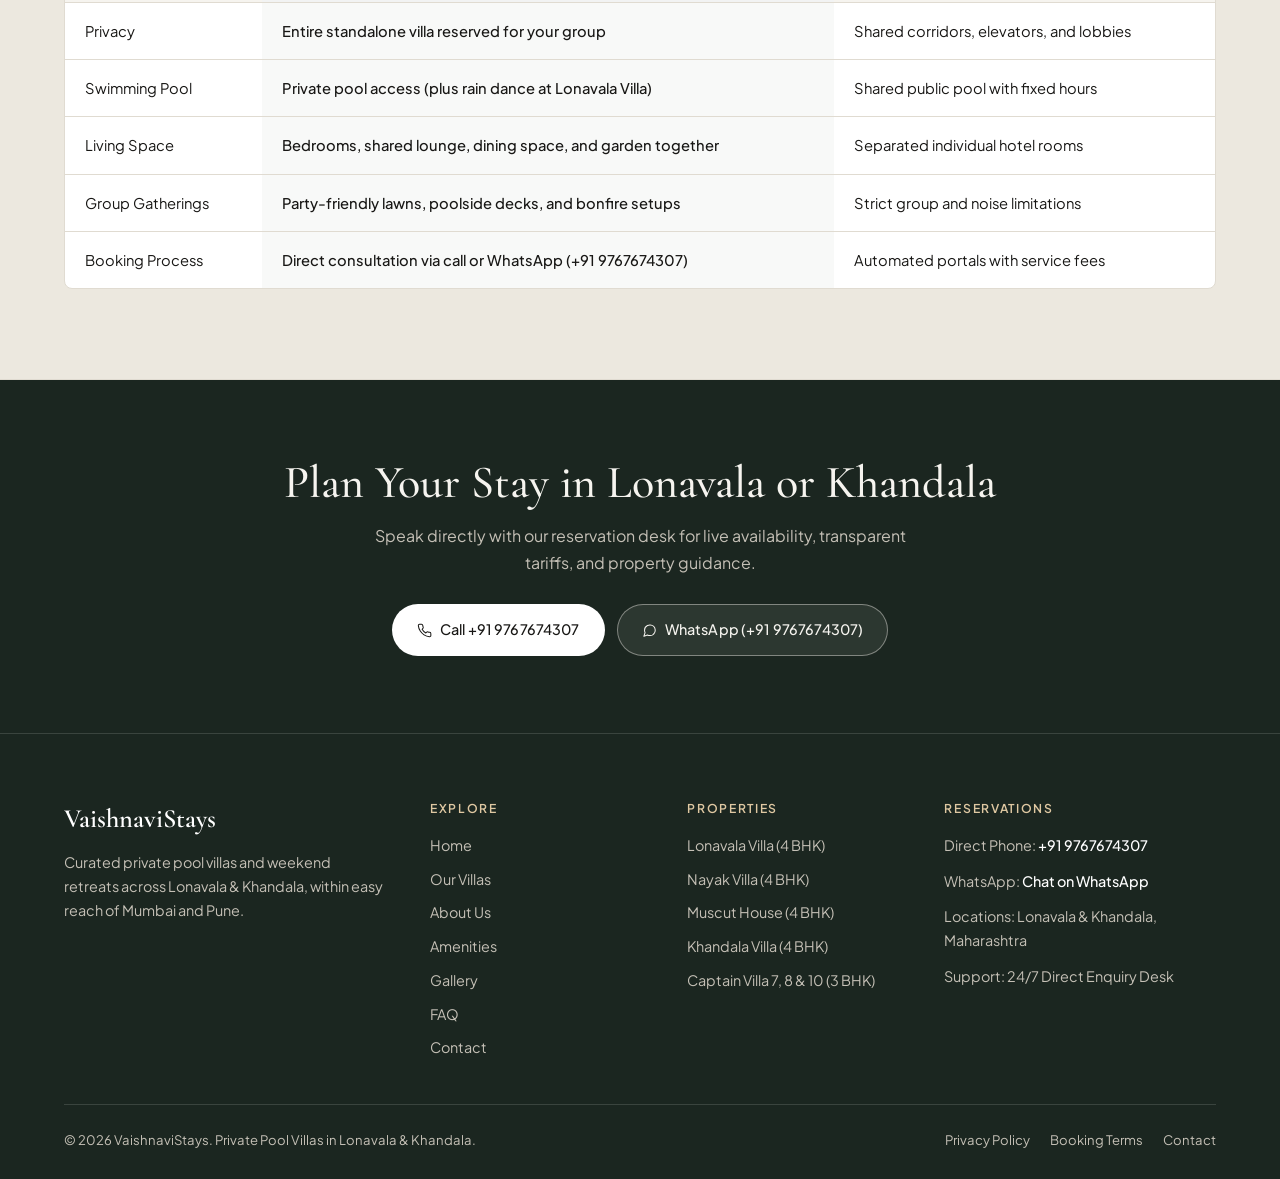
<file: about.html>
<!DOCTYPE html>
<html lang="en">
<head>
  <meta charset="UTF-8">
  <meta name="viewport" content="width=device-width, initial-scale=1.0, viewport-fit=cover">
  <title>About VaishnaviStays | Private Pool Villas in Lonavala & Khandala</title>
  <meta name="description" content="Learn about VaishnaviStays—curated private pool villas in Lonavala & Khandala for families, celebrations, and weekend stays near Mumbai & Pune. Call +91 9767674307.">
  <meta name="robots" content="index, follow">
  <link rel="canonical" href="https://vaishnavistays.netlify.app/about.html">
  <link rel="icon" type="image/svg+xml" href="favicon.svg">
  <meta name="google-site-verification" content="3MtQ7zPcXsZFa49aT6zNfIU-rexAqFXiJ9Jd2BXLzgg">

  <!-- Open Graph / Twitter -->
  <meta property="og:type" content="website">
  <meta property="og:url" content="https://vaishnavistays.netlify.app/about.html">
  <meta property="og:title" content="About VaishnaviStays | Private Pool Villas in Lonavala & Khandala">
  <meta property="og:description" content="Learn about VaishnaviStays—curated private pool villas in Lonavala & Khandala for families, celebrations, and weekend stays near Mumbai & Pune. Call +91 9767674307.">
  <meta property="og:image" content="https://vaishnavistays.netlify.app/images/lonavala%20villa.jpg">
  <meta name="twitter:card" content="summary_large_image">
  <meta name="twitter:title" content="About VaishnaviStays | Private Pool Villas in Lonavala & Khandala">
  <meta name="twitter:description" content="Learn about VaishnaviStays—curated private pool villas in Lonavala & Khandala for families, celebrations, and weekend stays near Mumbai & Pune. Call +91 9767674307.">
  <meta name="twitter:image" content="https://vaishnavistays.netlify.app/images/lonavala%20villa.jpg">

  <!-- Fonts & Styles -->
  <link rel="preconnect" href="https://fonts.googleapis.com">
  <link rel="preconnect" href="https://fonts.gstatic.com" crossorigin>
  <link href="https://fonts.googleapis.com/css2?family=Cormorant+Garamond:wght@500;600&family=Plus+Jakarta+Sans:wght@400;500;600&display=swap" rel="stylesheet">
  <link rel="stylesheet" href="css/style.css">
  <script type="application/ld+json">
  {
    "@context": "https://schema.org",
    "@type": "AboutPage",
    "name": "About VaishnaviStays",
    "url": "https://vaishnavistays.netlify.app/about.html",
    "mainEntity": {
      "@type": "LodgingBusiness",
      "name": "VaishnaviStays",
      "telephone": "+919767674307",
      "areaServed": ["Lonavala", "Khandala", "Mumbai", "Pune"]
    }
  }
  </script>
  <script defer src="js/data.js"></script>
  <script defer src="js/main.js"></script>
</head><body>
  <a href="#mainContent" class="skip-link">Skip to main content</a>

  <header class="site-header">
    <div class="container">
      <nav class="navbar" aria-label="Main navigation">
        <a href="index.html" class="brand-logo">
          <span class="brand-mark"><svg width="20" height="20" viewBox="0 0 24 24" fill="none" stroke="currentColor" stroke-width="1.6" stroke-linecap="round" stroke-linejoin="round" aria-hidden="true"><path d="M3 10l9-7 9 7v10a1 1 0 0 1-1 1h-5v-6h-6v6H4a1 1 0 0 1-1-1V10z"/></svg></span>
          <span class="brand-text">
            <span class="brand-name">VaishnaviStays</span>
            <span class="brand-tagline">Lonavala &amp; Khandala</span>
          </span>
        </a>

        <div class="nav-menu">
          <a href="index.html" class="nav-link">Home</a>
          <a href="villas.html" class="nav-link">Our Villas</a>
          <a href="about.html" class="nav-link is-active" aria-current="page">About</a>
          <a href="services.html" class="nav-link">Amenities</a>
          <a href="gallery.html" class="nav-link">Gallery</a>
          <a href="faq.html" class="nav-link">FAQ</a>
          <a href="contact.html" class="nav-link">Contact</a>
        </div>

        <div class="nav-actions">
          <a href="tel:+919767674307" class="nav-phone">
            <svg class="icon" viewBox="0 0 24 24" fill="none" stroke="currentColor" stroke-width="1.6" stroke-linecap="round" stroke-linejoin="round" aria-hidden="true"><path d="M22 16.92v3a2 2 0 0 1-2.18 2 19.79 19.79 0 0 1-8.63-3.07 19.5 19.5 0 0 1-6-6 19.79 19.79 0 0 1-3.07-8.67A2 2 0 0 1 4.11 2h3a2 2 0 0 1 2 1.72 12.84 12.84 0 0 0 .7 2.81 2 2 0 0 1-.45 2.11L8.09 9.91a16 16 0 0 0 6 6l1.27-1.27a2 2 0 0 1 2.11-.45 12.84 12.84 0 0 0 2.81.7A2 2 0 0 1 22 16.92z"/></svg><span>+91 9767674307</span>
          </a>
          <a href="contact.html" class="btn btn-primary btn-sm">Enquire</a>
          <button type="button" class="mobile-toggle" aria-label="Open navigation menu" aria-expanded="false">
            <svg width="20" height="20" viewBox="0 0 24 24" fill="none" stroke="currentColor" stroke-width="1.75" stroke-linecap="round" aria-hidden="true"><line x1="3" y1="6" x2="21" y2="6"/><line x1="3" y1="12" x2="21" y2="12"/><line x1="3" y1="18" x2="21" y2="18"/></svg>
          </button>
        </div>
      </nav>
    </div>
  </header>

  <div class="drawer-backdrop"></div>
  <nav class="mobile-drawer" aria-label="Mobile navigation">
    <div class="drawer-header">
      <span class="brand-name">VaishnaviStays</span>
      <button type="button" class="drawer-close" aria-label="Close menu">&times;</button>
    </div>
    <div class="drawer-links">
      <a href="index.html" class="drawer-link"><span>Home</span><svg class="icon" viewBox="0 0 24 24" fill="none" stroke="currentColor" stroke-width="1.6" stroke-linecap="round" stroke-linejoin="round" aria-hidden="true"><polyline points="9 18 15 12 9 6"/></svg></a>
      <a href="villas.html" class="drawer-link"><span>Our Villas</span><svg class="icon" viewBox="0 0 24 24" fill="none" stroke="currentColor" stroke-width="1.6" stroke-linecap="round" stroke-linejoin="round" aria-hidden="true"><polyline points="9 18 15 12 9 6"/></svg></a>
      <a href="about.html" class="drawer-link is-active" aria-current="page"><span>About</span><svg class="icon" viewBox="0 0 24 24" fill="none" stroke="currentColor" stroke-width="1.6" stroke-linecap="round" stroke-linejoin="round" aria-hidden="true"><polyline points="9 18 15 12 9 6"/></svg></a>
      <a href="services.html" class="drawer-link"><span>Amenities</span><svg class="icon" viewBox="0 0 24 24" fill="none" stroke="currentColor" stroke-width="1.6" stroke-linecap="round" stroke-linejoin="round" aria-hidden="true"><polyline points="9 18 15 12 9 6"/></svg></a>
      <a href="gallery.html" class="drawer-link"><span>Gallery</span><svg class="icon" viewBox="0 0 24 24" fill="none" stroke="currentColor" stroke-width="1.6" stroke-linecap="round" stroke-linejoin="round" aria-hidden="true"><polyline points="9 18 15 12 9 6"/></svg></a>
      <a href="faq.html" class="drawer-link"><span>FAQ</span><svg class="icon" viewBox="0 0 24 24" fill="none" stroke="currentColor" stroke-width="1.6" stroke-linecap="round" stroke-linejoin="round" aria-hidden="true"><polyline points="9 18 15 12 9 6"/></svg></a>
      <a href="contact.html" class="drawer-link"><span>Contact</span><svg class="icon" viewBox="0 0 24 24" fill="none" stroke="currentColor" stroke-width="1.6" stroke-linecap="round" stroke-linejoin="round" aria-hidden="true"><polyline points="9 18 15 12 9 6"/></svg></a>
    </div>
    <div class="drawer-contact">
      <a href="tel:+919767674307" class="btn btn-outline btn-block">
        <svg class="icon" viewBox="0 0 24 24" fill="none" stroke="currentColor" stroke-width="1.6" stroke-linecap="round" stroke-linejoin="round" aria-hidden="true"><path d="M22 16.92v3a2 2 0 0 1-2.18 2 19.79 19.79 0 0 1-8.63-3.07 19.5 19.5 0 0 1-6-6 19.79 19.79 0 0 1-3.07-8.67A2 2 0 0 1 4.11 2h3a2 2 0 0 1 2 1.72 12.84 12.84 0 0 0 .7 2.81 2 2 0 0 1-.45 2.11L8.09 9.91a16 16 0 0 0 6 6l1.27-1.27a2 2 0 0 1 2.11-.45 12.84 12.84 0 0 0 2.81.7A2 2 0 0 1 22 16.92z"/></svg><span>Call +91 9767674307</span>
      </a>
      <a href="https://wa.me/919767674307?text=Hello%20VaishnaviStays,%20I%20would%20like%20to%20enquire%20about%20villa%20availability." target="_blank" rel="noopener noreferrer" class="btn btn-whatsapp btn-block">
        <svg class="icon" viewBox="0 0 24 24" fill="none" stroke="currentColor" stroke-width="1.6" stroke-linecap="round" stroke-linejoin="round" aria-hidden="true"><path d="M21 11.5a8.38 8.38 0 0 1-.9 3.8 8.5 8.5 0 0 1-7.6 4.7 8.38 8.38 0 0 1-3.8-.9L3 21l1.9-5.7a8.38 8.38 0 0 1-.9-3.8 8.5 8.5 0 0 1 4.7-7.6 8.38 8.38 0 0 1 3.8-.9h.5a8.48 8.48 0 0 1 8 8v.5z"/></svg><span>WhatsApp Booking</span>
      </a>
    </div>
  </nav>

  <main id="mainContent">
    <section class="page-banner">
      <div class="container">
        <div class="breadcrumbs"><a href="index.html">Home</a> <span>/</span> <span>About Us</span></div>
        <h1 class="page-banner__title">Calm, Private Stays in the Sahyadris</h1>
        <p class="page-banner__lead">VaishnaviStays curates standalone private pool villas in Lonavala &amp; Khandala for families, friends, and weekend escapes.</p>
      </div>
    </section>

    <section class="section">
      <div class="container">
        <div class="editorial-split">
          <div class="editorial-frame">
            <picture>
  <source srcset="images/villa-captain-7.webp" type="image/webp">
  <img src="images/villa5.jpg" alt="Captain Villa 7 brick exterior and covered veranda surrounded by evergreens" width="1280" height="852" loading="eager" decoding="async">
</picture>
          </div>
          <div class="editorial-copy">
            <span class="eyebrow">Our Identity</span>
            <h2 class="section-title">Designed for Togetherness Without Crowds</h2>
            <p>
              Travelers escaping Mumbai and Pune want more than separate hotel rooms—they want one cohesive residence where families and friends can swim, dine, celebrate, and unwind together in complete privacy.
            </p>
            <p>
              Our collection of 7 villas spans quiet nature retreats, terrace-view residences, spacious garden properties, and large poolside celebration estates across Lonavala and Khandala.
            </p>
            <p>
              <strong>Mission:</strong> Deliver comfortable, private villa holidays with clear direct communication and zero middleman friction.<br>
              <strong>Vision:</strong> Be the trusted choice for private weekend getaways in Maharashtra's hill stations.
            </p>
            <div class="values-grid">
              <div class="value-card">
                <h4>100% Private Access</h4>
                <p>No shared pools, lobbies, or common corridors with strangers.</p>
              </div>
              <div class="value-card">
                <h4>Thoughtful Spaces</h4>
                <p>Air-conditioned bedrooms, generous lounges, terraces, and gardens.</p>
              </div>
              <div class="value-card">
                <h4>Direct Coordination</h4>
                <p>Speak directly with us on +91 9767674307 before and during your stay.</p>
              </div>
              <div class="value-card">
                <h4>Clear Direct Rates</h4>
                <p>Enquire directly for straightforward villa tariffs without hidden markups.</p>
              </div>
            </div>
          </div>
        </div>
      </div>
    </section>

    <section class="section section--tinted">
      <div class="container">
        <div class="section-header">
          <span class="eyebrow">Why Choose a Villa</span>
          <h2 class="section-title">Private Villa vs. Standard Hotel</h2>
          <p class="section-subtitle">Comparing an entire VaishnaviStays residence against booking individual hotel rooms for a family or group trip.</p>
        </div>

        <div class="table-wrapper">
          <table class="comparison-table">
            <thead>
              <tr>
                <th>Aspect</th>
                <th class="is-highlight">VaishnaviStays Private Villa</th>
                <th>Standard Hotel Stay</th>
              </tr>
            </thead>
            <tbody>
              <tr>
                <td>Privacy</td>
                <td class="is-highlight">Entire standalone villa reserved for your group</td>
                <td>Shared corridors, elevators, and lobbies</td>
              </tr>
              <tr>
                <td>Swimming Pool</td>
                <td class="is-highlight">Private pool access (plus rain dance at Lonavala Villa)</td>
                <td>Shared public pool with fixed hours</td>
              </tr>
              <tr>
                <td>Living Space</td>
                <td class="is-highlight">Bedrooms, shared lounge, dining space, and garden together</td>
                <td>Separated individual hotel rooms</td>
              </tr>
              <tr>
                <td>Group Gatherings</td>
                <td class="is-highlight">Party-friendly lawns, poolside decks, and bonfire setups</td>
                <td>Strict group and noise limitations</td>
              </tr>
              <tr>
                <td>Booking Process</td>
                <td class="is-highlight">Direct consultation via call or WhatsApp (+91 9767674307)</td>
                <td>Automated portals with service fees</td>
              </tr>
            </tbody>
          </table>
        </div>
      </div>
    </section>
    <section class="cta-band">
      <div class="container">
        <h2 class="cta-band__title">Plan Your Stay in Lonavala or Khandala</h2>
        <p class="cta-band__lead">Speak directly with our reservation desk for live availability, transparent tariffs, and property guidance.</p>
        <div class="cta-band__actions">
          <a href="tel:+919767674307" class="btn btn-light">
            <svg class="icon" viewBox="0 0 24 24" fill="none" stroke="currentColor" stroke-width="1.6" stroke-linecap="round" stroke-linejoin="round" aria-hidden="true"><path d="M22 16.92v3a2 2 0 0 1-2.18 2 19.79 19.79 0 0 1-8.63-3.07 19.5 19.5 0 0 1-6-6 19.79 19.79 0 0 1-3.07-8.67A2 2 0 0 1 4.11 2h3a2 2 0 0 1 2 1.72 12.84 12.84 0 0 0 .7 2.81 2 2 0 0 1-.45 2.11L8.09 9.91a16 16 0 0 0 6 6l1.27-1.27a2 2 0 0 1 2.11-.45 12.84 12.84 0 0 0 2.81.7A2 2 0 0 1 22 16.92z"/></svg><span>Call +91 9767674307</span>
          </a>
          <a href="https://wa.me/919767674307?text=Hello%20VaishnaviStays,%20I%20am%20interested%20in%20booking%20a%20private%20villa." target="_blank" rel="noopener noreferrer" class="btn btn-outline-light">
            <svg class="icon" viewBox="0 0 24 24" fill="none" stroke="currentColor" stroke-width="1.6" stroke-linecap="round" stroke-linejoin="round" aria-hidden="true"><path d="M21 11.5a8.38 8.38 0 0 1-.9 3.8 8.5 8.5 0 0 1-7.6 4.7 8.38 8.38 0 0 1-3.8-.9L3 21l1.9-5.7a8.38 8.38 0 0 1-.9-3.8 8.5 8.5 0 0 1 4.7-7.6 8.38 8.38 0 0 1 3.8-.9h.5a8.48 8.48 0 0 1 8 8v.5z"/></svg><span>WhatsApp (+91 9767674307)</span>
          </a>
        </div>
      </div>
    </section>  </main>

  <footer class="site-footer">
    <div class="container">
      <div class="footer-grid">
        <div class="footer-about">
          <span class="footer-brand-name">VaishnaviStays</span>
          <p>Curated private pool villas and weekend retreats across Lonavala &amp; Khandala, within easy reach of Mumbai and Pune.</p>
        </div>

        <div class="footer-col">
          <h4>Explore</h4>
          <div class="footer-links">
            <a href="index.html" class="footer-link">Home</a>
            <a href="villas.html" class="footer-link">Our Villas</a>
            <a href="about.html" class="footer-link">About Us</a>
            <a href="services.html" class="footer-link">Amenities</a>
            <a href="gallery.html" class="footer-link">Gallery</a>
            <a href="faq.html" class="footer-link">FAQ</a>
            <a href="contact.html" class="footer-link">Contact</a>
          </div>
        </div>

        <div class="footer-col">
          <h4>Properties</h4>
          <div class="footer-links">
            <a href="villa.html?slug=lonavala-villa" class="footer-link">Lonavala Villa (4 BHK)</a>
            <a href="villa.html?slug=nayak-villa" class="footer-link">Nayak Villa (4 BHK)</a>
            <a href="villa.html?slug=muscut-house" class="footer-link">Muscut House (4 BHK)</a>
            <a href="villa.html?slug=khandala-villa" class="footer-link">Khandala Villa (4 BHK)</a>
            <a href="villa.html?slug=captain-villa-7" class="footer-link">Captain Villa 7, 8 &amp; 10 (3 BHK)</a>
          </div>
        </div>

        <div class="footer-col">
          <h4>Reservations</h4>
          <div class="footer-contact-list">
            <div>Direct Phone: <a href="tel:+919767674307">+91 9767674307</a></div>
            <div>WhatsApp: <a href="https://wa.me/919767674307" target="_blank" rel="noopener noreferrer">Chat on WhatsApp</a></div>
            <div>Locations: Lonavala &amp; Khandala, Maharashtra</div>
            <div>Support: 24/7 Direct Enquiry Desk</div>
          </div>
        </div>
      </div>

      <div class="footer-bottom">
        <p>&copy; 2026 VaishnaviStays. Private Pool Villas in Lonavala &amp; Khandala.</p>
        <div class="footer-legal">
          <a href="privacy.html">Privacy Policy</a>
          <a href="terms.html">Booking Terms</a>
          <a href="contact.html">Contact</a>
        </div>
      </div>
    </div>
  </footer>

  <a href="https://wa.me/919767674307?text=Hello%20VaishnaviStays,%20I%20would%20like%20to%20check%20villa%20availability." target="_blank" rel="noopener noreferrer" class="floating-whatsapp" aria-label="Enquire on WhatsApp">
    <svg class="icon" viewBox="0 0 24 24" fill="none" stroke="currentColor" stroke-width="1.6" stroke-linecap="round" stroke-linejoin="round" aria-hidden="true"><path d="M21 11.5a8.38 8.38 0 0 1-.9 3.8 8.5 8.5 0 0 1-7.6 4.7 8.38 8.38 0 0 1-3.8-.9L3 21l1.9-5.7a8.38 8.38 0 0 1-.9-3.8 8.5 8.5 0 0 1 4.7-7.6 8.38 8.38 0 0 1 3.8-.9h.5a8.48 8.48 0 0 1 8 8v.5z"/></svg><span>WhatsApp</span>
  </a>

  <button type="button" class="back-to-top" aria-label="Back to top">
    <svg class="icon" viewBox="0 0 24 24" fill="none" stroke="currentColor" stroke-width="1.75" stroke-linecap="round" stroke-linejoin="round" aria-hidden="true"><polyline points="18 15 12 9 6 15"/></svg>
  </button>
</body>
</html>
</file>
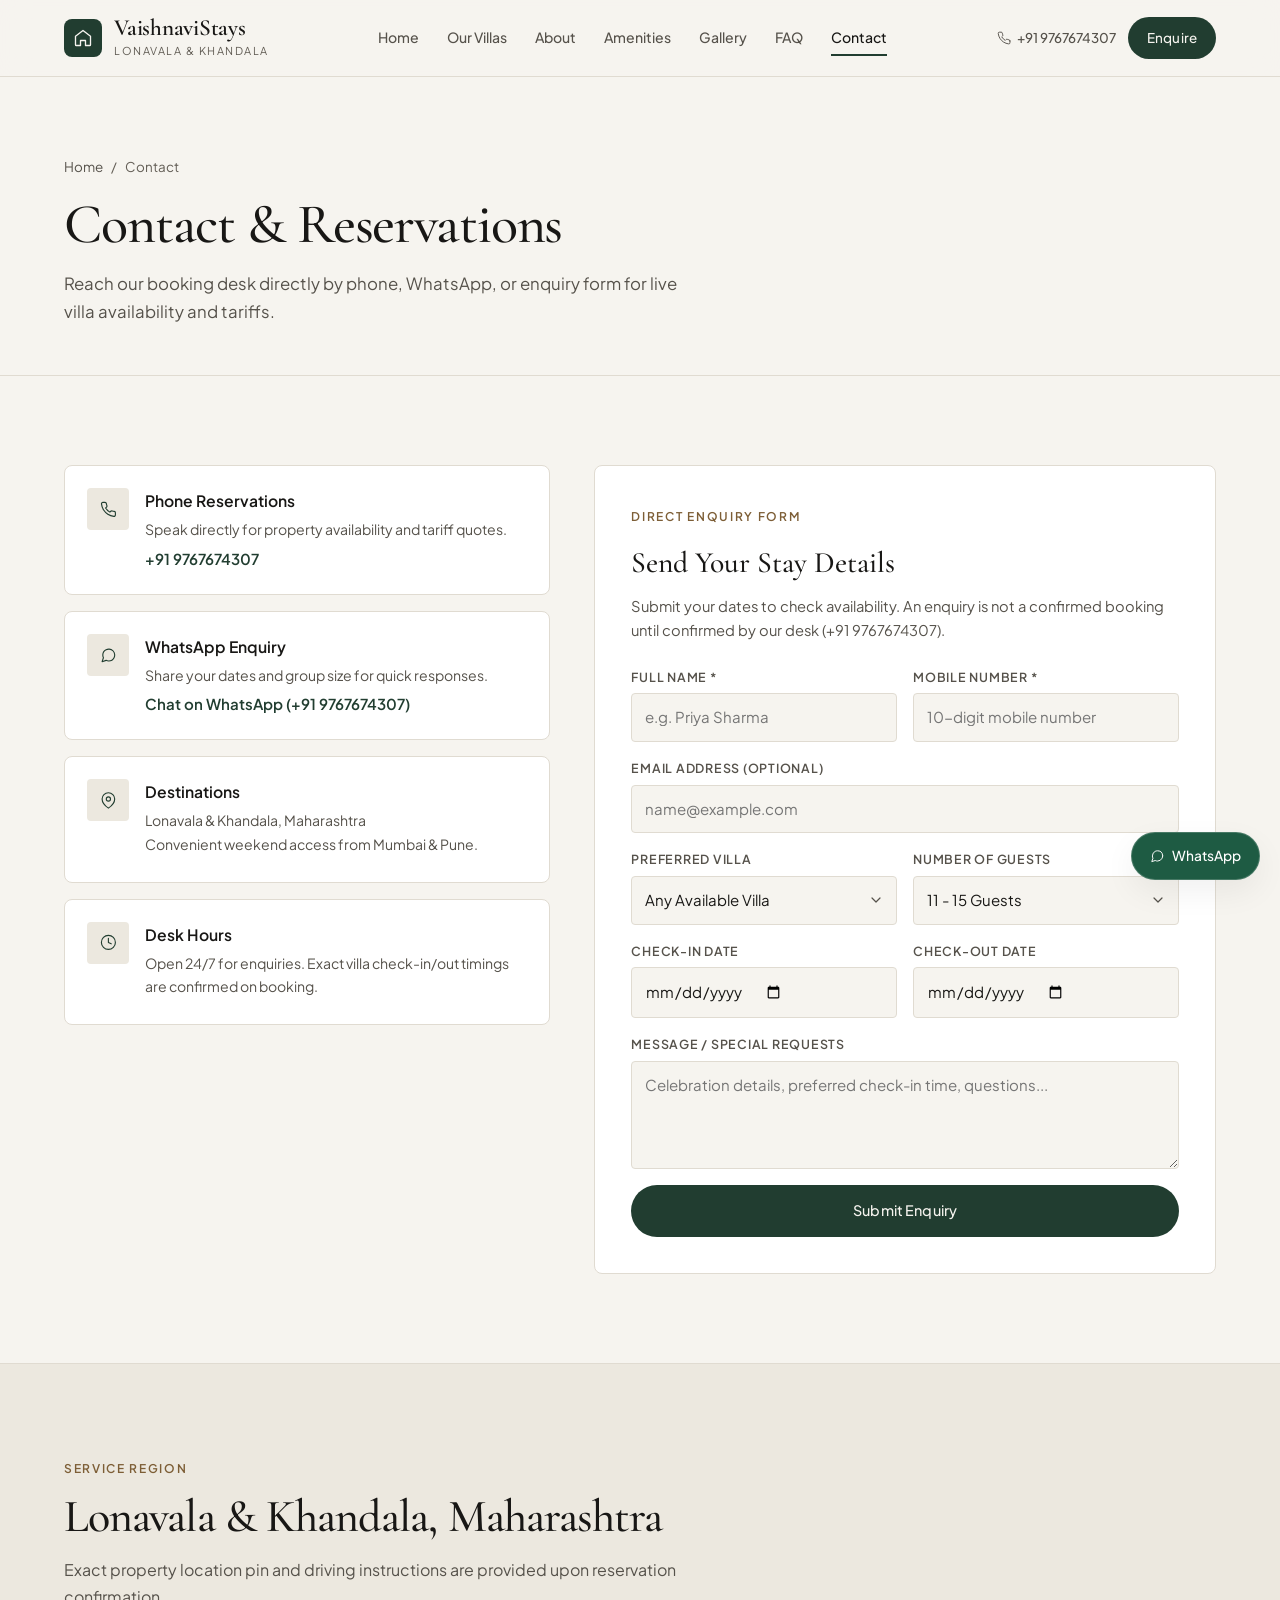
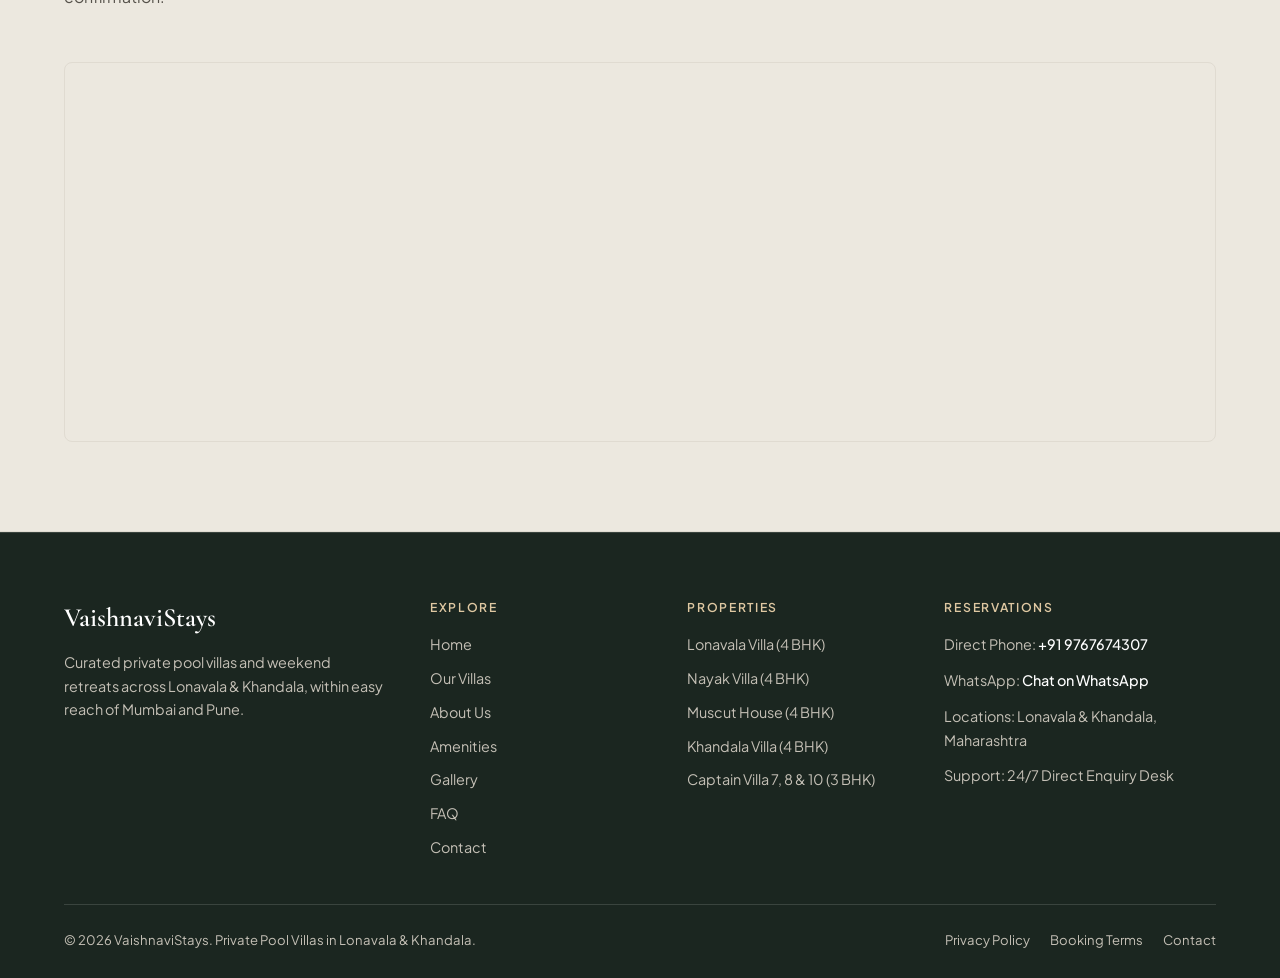
<file: contact.html>
<!DOCTYPE html>
<html lang="en">
<head>
  <meta charset="UTF-8">
  <meta name="viewport" content="width=device-width, initial-scale=1.0, viewport-fit=cover">
  <title>Contact & Reservations | VaishnaviStays</title>
  <meta name="description" content="Contact VaishnaviStays to book private pool villas in Lonavala & Khandala. Call or WhatsApp +91 9767674307 for availability and direct tariffs.">
  <meta name="robots" content="index, follow">
  <link rel="canonical" href="https://vaishnavistays.netlify.app/contact.html">
  <link rel="icon" type="image/svg+xml" href="favicon.svg">
  <meta name="google-site-verification" content="3MtQ7zPcXsZFa49aT6zNfIU-rexAqFXiJ9Jd2BXLzgg">

  <!-- Open Graph / Twitter -->
  <meta property="og:type" content="website">
  <meta property="og:url" content="https://vaishnavistays.netlify.app/contact.html">
  <meta property="og:title" content="Contact & Reservations | VaishnaviStays">
  <meta property="og:description" content="Contact VaishnaviStays to book private pool villas in Lonavala & Khandala. Call or WhatsApp +91 9767674307 for availability and direct tariffs.">
  <meta property="og:image" content="https://vaishnavistays.netlify.app/images/lonavala%20villa.jpg">
  <meta name="twitter:card" content="summary_large_image">
  <meta name="twitter:title" content="Contact & Reservations | VaishnaviStays">
  <meta name="twitter:description" content="Contact VaishnaviStays to book private pool villas in Lonavala & Khandala. Call or WhatsApp +91 9767674307 for availability and direct tariffs.">
  <meta name="twitter:image" content="https://vaishnavistays.netlify.app/images/lonavala%20villa.jpg">

  <!-- Fonts & Styles -->
  <link rel="preconnect" href="https://fonts.googleapis.com">
  <link rel="preconnect" href="https://fonts.gstatic.com" crossorigin>
  <link href="https://fonts.googleapis.com/css2?family=Cormorant+Garamond:wght@500;600&family=Plus+Jakarta+Sans:wght@400;500;600&display=swap" rel="stylesheet">
  <link rel="stylesheet" href="css/style.css">
  <script type="application/ld+json">
  {
    "@context": "https://schema.org",
    "@type": "ContactPage",
    "name": "Contact VaishnaviStays",
    "url": "https://vaishnavistays.netlify.app/contact.html",
    "mainEntity": {
      "@type": "LodgingBusiness",
      "name": "VaishnaviStays",
      "telephone": "+919767674307",
      "areaServed": ["Lonavala", "Khandala", "Mumbai", "Pune"]
    }
  }
  </script>
  <script defer src="js/data.js"></script>
  <script defer src="js/main.js"></script>
</head><body>
  <a href="#mainContent" class="skip-link">Skip to main content</a>

  <header class="site-header">
    <div class="container">
      <nav class="navbar" aria-label="Main navigation">
        <a href="index.html" class="brand-logo">
          <span class="brand-mark"><svg width="20" height="20" viewBox="0 0 24 24" fill="none" stroke="currentColor" stroke-width="1.6" stroke-linecap="round" stroke-linejoin="round" aria-hidden="true"><path d="M3 10l9-7 9 7v10a1 1 0 0 1-1 1h-5v-6h-6v6H4a1 1 0 0 1-1-1V10z"/></svg></span>
          <span class="brand-text">
            <span class="brand-name">VaishnaviStays</span>
            <span class="brand-tagline">Lonavala &amp; Khandala</span>
          </span>
        </a>

        <div class="nav-menu">
          <a href="index.html" class="nav-link">Home</a>
          <a href="villas.html" class="nav-link">Our Villas</a>
          <a href="about.html" class="nav-link">About</a>
          <a href="services.html" class="nav-link">Amenities</a>
          <a href="gallery.html" class="nav-link">Gallery</a>
          <a href="faq.html" class="nav-link">FAQ</a>
          <a href="contact.html" class="nav-link is-active" aria-current="page">Contact</a>
        </div>

        <div class="nav-actions">
          <a href="tel:+919767674307" class="nav-phone">
            <svg class="icon" viewBox="0 0 24 24" fill="none" stroke="currentColor" stroke-width="1.6" stroke-linecap="round" stroke-linejoin="round" aria-hidden="true"><path d="M22 16.92v3a2 2 0 0 1-2.18 2 19.79 19.79 0 0 1-8.63-3.07 19.5 19.5 0 0 1-6-6 19.79 19.79 0 0 1-3.07-8.67A2 2 0 0 1 4.11 2h3a2 2 0 0 1 2 1.72 12.84 12.84 0 0 0 .7 2.81 2 2 0 0 1-.45 2.11L8.09 9.91a16 16 0 0 0 6 6l1.27-1.27a2 2 0 0 1 2.11-.45 12.84 12.84 0 0 0 2.81.7A2 2 0 0 1 22 16.92z"/></svg><span>+91 9767674307</span>
          </a>
          <a href="contact.html" class="btn btn-primary btn-sm">Enquire</a>
          <button type="button" class="mobile-toggle" aria-label="Open navigation menu" aria-expanded="false">
            <svg width="20" height="20" viewBox="0 0 24 24" fill="none" stroke="currentColor" stroke-width="1.75" stroke-linecap="round" aria-hidden="true"><line x1="3" y1="6" x2="21" y2="6"/><line x1="3" y1="12" x2="21" y2="12"/><line x1="3" y1="18" x2="21" y2="18"/></svg>
          </button>
        </div>
      </nav>
    </div>
  </header>

  <div class="drawer-backdrop"></div>
  <nav class="mobile-drawer" aria-label="Mobile navigation">
    <div class="drawer-header">
      <span class="brand-name">VaishnaviStays</span>
      <button type="button" class="drawer-close" aria-label="Close menu">&times;</button>
    </div>
    <div class="drawer-links">
      <a href="index.html" class="drawer-link"><span>Home</span><svg class="icon" viewBox="0 0 24 24" fill="none" stroke="currentColor" stroke-width="1.6" stroke-linecap="round" stroke-linejoin="round" aria-hidden="true"><polyline points="9 18 15 12 9 6"/></svg></a>
      <a href="villas.html" class="drawer-link"><span>Our Villas</span><svg class="icon" viewBox="0 0 24 24" fill="none" stroke="currentColor" stroke-width="1.6" stroke-linecap="round" stroke-linejoin="round" aria-hidden="true"><polyline points="9 18 15 12 9 6"/></svg></a>
      <a href="about.html" class="drawer-link"><span>About</span><svg class="icon" viewBox="0 0 24 24" fill="none" stroke="currentColor" stroke-width="1.6" stroke-linecap="round" stroke-linejoin="round" aria-hidden="true"><polyline points="9 18 15 12 9 6"/></svg></a>
      <a href="services.html" class="drawer-link"><span>Amenities</span><svg class="icon" viewBox="0 0 24 24" fill="none" stroke="currentColor" stroke-width="1.6" stroke-linecap="round" stroke-linejoin="round" aria-hidden="true"><polyline points="9 18 15 12 9 6"/></svg></a>
      <a href="gallery.html" class="drawer-link"><span>Gallery</span><svg class="icon" viewBox="0 0 24 24" fill="none" stroke="currentColor" stroke-width="1.6" stroke-linecap="round" stroke-linejoin="round" aria-hidden="true"><polyline points="9 18 15 12 9 6"/></svg></a>
      <a href="faq.html" class="drawer-link"><span>FAQ</span><svg class="icon" viewBox="0 0 24 24" fill="none" stroke="currentColor" stroke-width="1.6" stroke-linecap="round" stroke-linejoin="round" aria-hidden="true"><polyline points="9 18 15 12 9 6"/></svg></a>
      <a href="contact.html" class="drawer-link is-active" aria-current="page"><span>Contact</span><svg class="icon" viewBox="0 0 24 24" fill="none" stroke="currentColor" stroke-width="1.6" stroke-linecap="round" stroke-linejoin="round" aria-hidden="true"><polyline points="9 18 15 12 9 6"/></svg></a>
    </div>
    <div class="drawer-contact">
      <a href="tel:+919767674307" class="btn btn-outline btn-block">
        <svg class="icon" viewBox="0 0 24 24" fill="none" stroke="currentColor" stroke-width="1.6" stroke-linecap="round" stroke-linejoin="round" aria-hidden="true"><path d="M22 16.92v3a2 2 0 0 1-2.18 2 19.79 19.79 0 0 1-8.63-3.07 19.5 19.5 0 0 1-6-6 19.79 19.79 0 0 1-3.07-8.67A2 2 0 0 1 4.11 2h3a2 2 0 0 1 2 1.72 12.84 12.84 0 0 0 .7 2.81 2 2 0 0 1-.45 2.11L8.09 9.91a16 16 0 0 0 6 6l1.27-1.27a2 2 0 0 1 2.11-.45 12.84 12.84 0 0 0 2.81.7A2 2 0 0 1 22 16.92z"/></svg><span>Call +91 9767674307</span>
      </a>
      <a href="https://wa.me/919767674307?text=Hello%20VaishnaviStays,%20I%20would%20like%20to%20enquire%20about%20villa%20availability." target="_blank" rel="noopener noreferrer" class="btn btn-whatsapp btn-block">
        <svg class="icon" viewBox="0 0 24 24" fill="none" stroke="currentColor" stroke-width="1.6" stroke-linecap="round" stroke-linejoin="round" aria-hidden="true"><path d="M21 11.5a8.38 8.38 0 0 1-.9 3.8 8.5 8.5 0 0 1-7.6 4.7 8.38 8.38 0 0 1-3.8-.9L3 21l1.9-5.7a8.38 8.38 0 0 1-.9-3.8 8.5 8.5 0 0 1 4.7-7.6 8.38 8.38 0 0 1 3.8-.9h.5a8.48 8.48 0 0 1 8 8v.5z"/></svg><span>WhatsApp Booking</span>
      </a>
    </div>
  </nav>

  <main id="mainContent">
    <section class="page-banner">
      <div class="container">
        <div class="breadcrumbs"><a href="index.html">Home</a> <span>/</span> <span>Contact</span></div>
        <h1 class="page-banner__title">Contact &amp; Reservations</h1>
        <p class="page-banner__lead">Reach our booking desk directly by phone, WhatsApp, or enquiry form for live villa availability and tariffs.</p>
      </div>
    </section>

    <section class="section">
      <div class="container">
        <div class="contact-grid">
          <div class="contact-list">
            <div class="contact-card">
              <div class="contact-card__icon"><svg class="icon" viewBox="0 0 24 24" fill="none" stroke="currentColor" stroke-width="1.6" stroke-linecap="round" stroke-linejoin="round" aria-hidden="true"><path d="M22 16.92v3a2 2 0 0 1-2.18 2 19.79 19.79 0 0 1-8.63-3.07 19.5 19.5 0 0 1-6-6 19.79 19.79 0 0 1-3.07-8.67A2 2 0 0 1 4.11 2h3a2 2 0 0 1 2 1.72 12.84 12.84 0 0 0 .7 2.81 2 2 0 0 1-.45 2.11L8.09 9.91a16 16 0 0 0 6 6l1.27-1.27a2 2 0 0 1 2.11-.45 12.84 12.84 0 0 0 2.81.7A2 2 0 0 1 22 16.92z"/></svg></div>
              <div>
                <h3>Phone Reservations</h3>
                <p>Speak directly for property availability and tariff quotes.</p>
                <a href="tel:+919767674307">+91 9767674307</a>
              </div>
            </div>
            <div class="contact-card">
              <div class="contact-card__icon"><svg class="icon" viewBox="0 0 24 24" fill="none" stroke="currentColor" stroke-width="1.6" stroke-linecap="round" stroke-linejoin="round" aria-hidden="true"><path d="M21 11.5a8.38 8.38 0 0 1-.9 3.8 8.5 8.5 0 0 1-7.6 4.7 8.38 8.38 0 0 1-3.8-.9L3 21l1.9-5.7a8.38 8.38 0 0 1-.9-3.8 8.5 8.5 0 0 1 4.7-7.6 8.38 8.38 0 0 1 3.8-.9h.5a8.48 8.48 0 0 1 8 8v.5z"/></svg></div>
              <div>
                <h3>WhatsApp Enquiry</h3>
                <p>Share your dates and group size for quick responses.</p>
                <a href="https://wa.me/919767674307?text=Hello%20VaishnaviStays,%20I%20would%20like%20to%20enquire%20about%20villa%20availability." target="_blank" rel="noopener noreferrer">Chat on WhatsApp (+91 9767674307)</a>
              </div>
            </div>
            <div class="contact-card">
              <div class="contact-card__icon"><svg class="icon" viewBox="0 0 24 24" fill="none" stroke="currentColor" stroke-width="1.6" stroke-linecap="round" stroke-linejoin="round" aria-hidden="true"><path d="M21 10c0 7-9 13-9 13s-9-6-9-13a9 9 0 0 1 18 0z"/><circle cx="12" cy="10" r="3"/></svg></div>
              <div>
                <h3>Destinations</h3>
                <p>Lonavala &amp; Khandala, Maharashtra<br>Convenient weekend access from Mumbai &amp; Pune.</p>
              </div>
            </div>
            <div class="contact-card">
              <div class="contact-card__icon"><svg class="icon" viewBox="0 0 24 24" fill="none" stroke="currentColor" stroke-width="1.6" stroke-linecap="round" stroke-linejoin="round" aria-hidden="true"><circle cx="12" cy="12" r="10"/><polyline points="12 6 12 12 16 14"/></svg></div>
              <div>
                <h3>Desk Hours</h3>
                <p>Open 24/7 for enquiries. Exact villa check-in/out timings are confirmed on booking.</p>
              </div>
            </div>
          </div>

          <div class="form-card">
            <span class="eyebrow">Direct Enquiry Form</span>
            <h2 class="form-card__title">Send Your Stay Details</h2>
            <p class="form-card__subtitle">Submit your dates to check availability. An enquiry is not a confirmed booking until confirmed by our desk (+91 9767674307).</p>

            <form id="contactPageForm" name="villa-enquiry" method="POST" data-netlify="true" netlify-honeypot="bot-field" novalidate>
              <input type="hidden" name="form-name" value="villa-enquiry">
              <p class="sr-only" aria-hidden="true">
                <label>Leave blank: <input name="bot-field" tabindex="-1" autocomplete="off"></label>
              </p>

              <div class="field-row">
                <div class="field">
                  <label for="contactName">Full Name *</label>
                  <input id="contactName" name="name" type="text" class="input" placeholder="e.g. Priya Sharma" required autocomplete="name">
                </div>
                <div class="field">
                  <label for="contactPhone">Mobile Number *</label>
                  <input id="contactPhone" name="phone" type="tel" class="input" placeholder="10-digit mobile number" required autocomplete="tel" inputmode="tel">
                </div>
              </div>

              <div class="field">
                <label for="contactEmail">Email Address (Optional)</label>
                <input id="contactEmail" name="email" type="email" class="input" placeholder="name@example.com" autocomplete="email">
              </div>

              <div class="field-row">
                <div class="field">
                  <label for="contactVillaSelect">Preferred Villa</label>
                  <select id="contactVillaSelect" name="villa" class="input">
                    <option value="Any Villa">Any Available Villa</option>
                    <option value="Lonavala Villa">Lonavala Villa (4 BHK)</option>
                    <option value="Nayak Villa">Nayak Villa (4 BHK)</option>
                    <option value="Muscut House">Muscut House (4 BHK)</option>
                    <option value="Khandala Villa">Khandala Villa (4 BHK)</option>
                    <option value="Captain Villa 7">Captain Villa 7 (3 BHK)</option>
                    <option value="Captain Villa 8">Captain Villa 8 (3 BHK)</option>
                    <option value="Captain Villa 10">Captain Villa 10 (3 BHK)</option>
                  </select>
                </div>
                <div class="field">
                  <label for="contactGuests">Number of Guests</label>
                  <select id="contactGuests" name="guests" class="input">
                    <option value="4-6 Guests">4 - 6 Guests</option>
                    <option value="7-10 Guests">7 - 10 Guests</option>
                    <option value="11-15 Guests" selected>11 - 15 Guests</option>
                    <option value="16-20 Guests">16 - 20 Guests</option>
                    <option value="20+ Guests">20+ Guests</option>
                  </select>
                </div>
              </div>

              <div class="field-row">
                <div class="field">
                  <label for="contactCheckIn">Check-in Date</label>
                  <input id="contactCheckIn" name="checkin" type="date" class="input">
                </div>
                <div class="field">
                  <label for="contactCheckOut">Check-out Date</label>
                  <input id="contactCheckOut" name="checkout" type="date" class="input">
                </div>
              </div>

              <div class="field">
                <label for="contactMessage">Message / Special Requests</label>
                <textarea id="contactMessage" name="notes" class="input textarea" placeholder="Celebration details, preferred check-in time, questions..."></textarea>
              </div>

              <div id="contactFormAlert" class="form-alert" role="alert"></div>

              <button type="submit" class="btn btn-primary btn-block">Submit Enquiry</button>
            </form>
          </div>
        </div>
      </div>
    </section>

    <section class="section section--tinted">
      <div class="container">
        <div class="section-header">
          <span class="eyebrow">Service Region</span>
          <h2 class="section-title">Lonavala &amp; Khandala, Maharashtra</h2>
          <p class="section-subtitle">Exact property location pin and driving instructions are provided upon reservation confirmation.</p>
        </div>
        <div class="map-wrapper">
          <iframe src="https://www.google.com/maps/embed?pb=!1m18!1m12!1m3!1d60535.03568792647!2d73.3734!3d18.7546!2m3!1f0!2f0!3f0!3m2!1i1024!2i768!4f13.1!3m3!1m2!1s0x3be8030f0ddb7429%3A0xfc7906183f0a3a44!2sLonavala%2C%20Maharashtra!5e0!3m2!1sen!2sin!4v1" loading="lazy" title="Lonavala and Khandala region map"></iframe>
        </div>
      </div>
    </section>
  </main>

  <footer class="site-footer">
    <div class="container">
      <div class="footer-grid">
        <div class="footer-about">
          <span class="footer-brand-name">VaishnaviStays</span>
          <p>Curated private pool villas and weekend retreats across Lonavala &amp; Khandala, within easy reach of Mumbai and Pune.</p>
        </div>

        <div class="footer-col">
          <h4>Explore</h4>
          <div class="footer-links">
            <a href="index.html" class="footer-link">Home</a>
            <a href="villas.html" class="footer-link">Our Villas</a>
            <a href="about.html" class="footer-link">About Us</a>
            <a href="services.html" class="footer-link">Amenities</a>
            <a href="gallery.html" class="footer-link">Gallery</a>
            <a href="faq.html" class="footer-link">FAQ</a>
            <a href="contact.html" class="footer-link">Contact</a>
          </div>
        </div>

        <div class="footer-col">
          <h4>Properties</h4>
          <div class="footer-links">
            <a href="villa.html?slug=lonavala-villa" class="footer-link">Lonavala Villa (4 BHK)</a>
            <a href="villa.html?slug=nayak-villa" class="footer-link">Nayak Villa (4 BHK)</a>
            <a href="villa.html?slug=muscut-house" class="footer-link">Muscut House (4 BHK)</a>
            <a href="villa.html?slug=khandala-villa" class="footer-link">Khandala Villa (4 BHK)</a>
            <a href="villa.html?slug=captain-villa-7" class="footer-link">Captain Villa 7, 8 &amp; 10 (3 BHK)</a>
          </div>
        </div>

        <div class="footer-col">
          <h4>Reservations</h4>
          <div class="footer-contact-list">
            <div>Direct Phone: <a href="tel:+919767674307">+91 9767674307</a></div>
            <div>WhatsApp: <a href="https://wa.me/919767674307" target="_blank" rel="noopener noreferrer">Chat on WhatsApp</a></div>
            <div>Locations: Lonavala &amp; Khandala, Maharashtra</div>
            <div>Support: 24/7 Direct Enquiry Desk</div>
          </div>
        </div>
      </div>

      <div class="footer-bottom">
        <p>&copy; 2026 VaishnaviStays. Private Pool Villas in Lonavala &amp; Khandala.</p>
        <div class="footer-legal">
          <a href="privacy.html">Privacy Policy</a>
          <a href="terms.html">Booking Terms</a>
          <a href="contact.html">Contact</a>
        </div>
      </div>
    </div>
  </footer>

  <a href="https://wa.me/919767674307?text=Hello%20VaishnaviStays,%20I%20would%20like%20to%20check%20villa%20availability." target="_blank" rel="noopener noreferrer" class="floating-whatsapp" aria-label="Enquire on WhatsApp">
    <svg class="icon" viewBox="0 0 24 24" fill="none" stroke="currentColor" stroke-width="1.6" stroke-linecap="round" stroke-linejoin="round" aria-hidden="true"><path d="M21 11.5a8.38 8.38 0 0 1-.9 3.8 8.5 8.5 0 0 1-7.6 4.7 8.38 8.38 0 0 1-3.8-.9L3 21l1.9-5.7a8.38 8.38 0 0 1-.9-3.8 8.5 8.5 0 0 1 4.7-7.6 8.38 8.38 0 0 1 3.8-.9h.5a8.48 8.48 0 0 1 8 8v.5z"/></svg><span>WhatsApp</span>
  </a>

  <button type="button" class="back-to-top" aria-label="Back to top">
    <svg class="icon" viewBox="0 0 24 24" fill="none" stroke="currentColor" stroke-width="1.75" stroke-linecap="round" stroke-linejoin="round" aria-hidden="true"><polyline points="18 15 12 9 6 15"/></svg>
  </button>
</body>
</html>
</file>
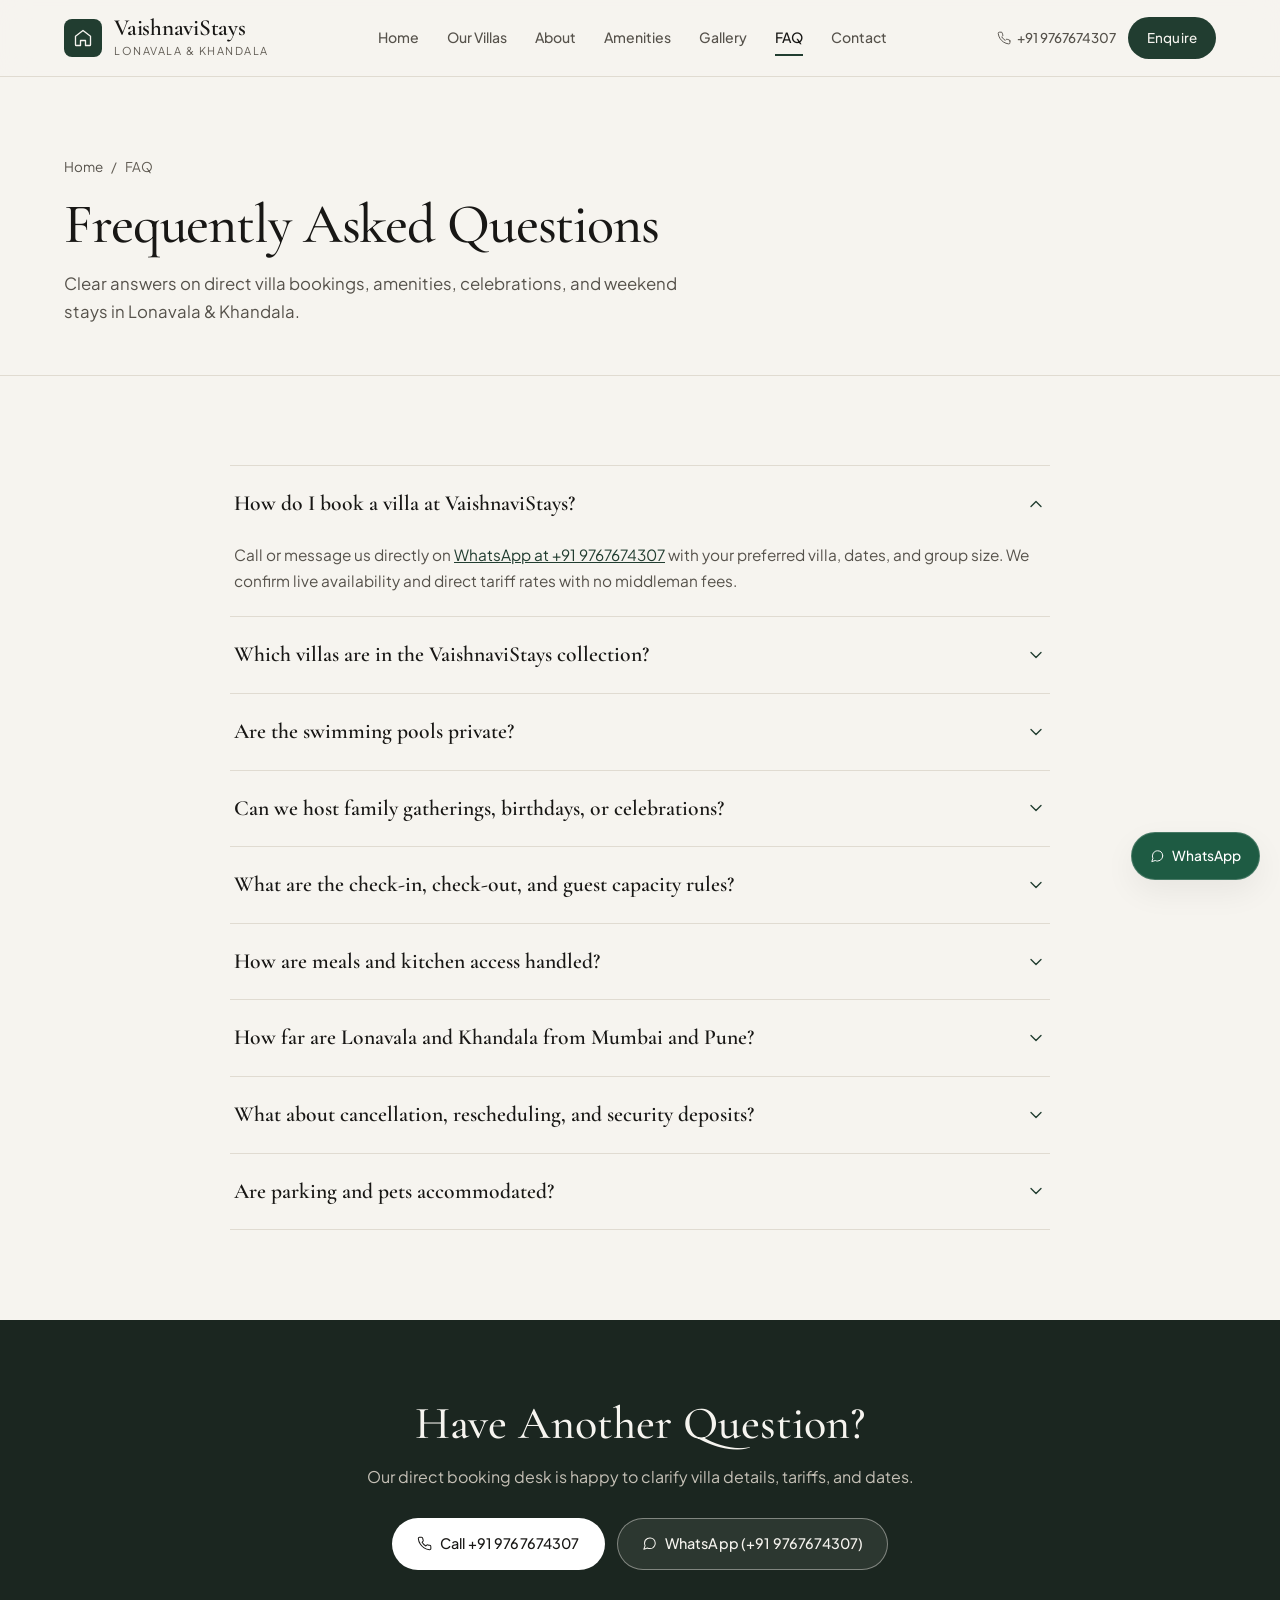
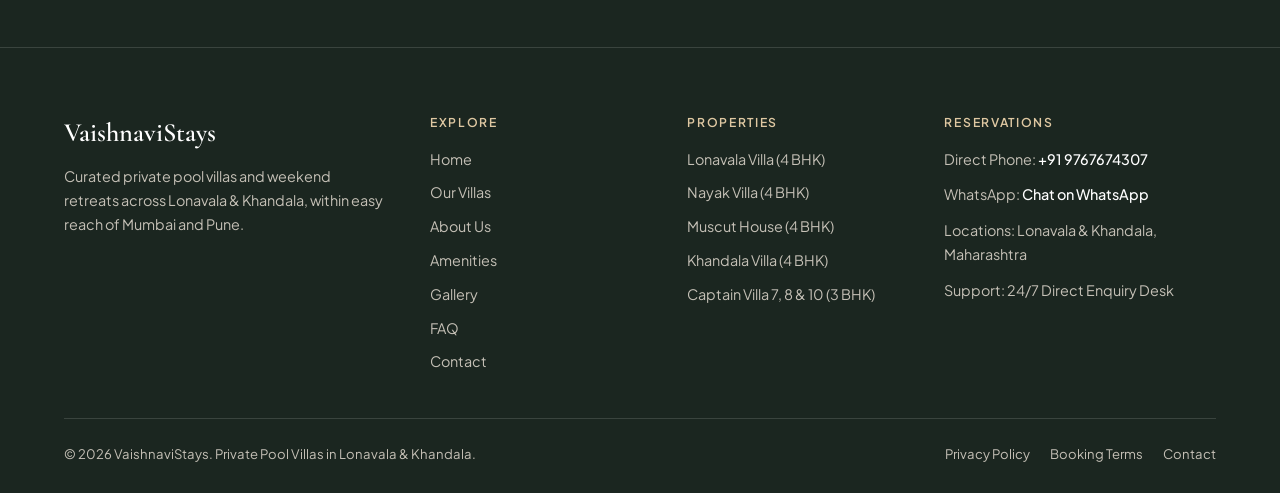
<file: faq.html>
<!DOCTYPE html>
<html lang="en">
<head>
  <meta charset="UTF-8">
  <meta name="viewport" content="width=device-width, initial-scale=1.0, viewport-fit=cover">
  <title>Frequently Asked Questions | VaishnaviStays</title>
  <meta name="description" content="Answers about booking private pool villas in Lonavala & Khandala with VaishnaviStays—check-in, pools, parties, meals, and travel. Call +91 9767674307.">
  <meta name="robots" content="index, follow">
  <link rel="canonical" href="https://vaishnavistays.netlify.app/faq.html">
  <link rel="icon" type="image/svg+xml" href="favicon.svg">
  <meta name="google-site-verification" content="3MtQ7zPcXsZFa49aT6zNfIU-rexAqFXiJ9Jd2BXLzgg">

  <!-- Open Graph / Twitter -->
  <meta property="og:type" content="website">
  <meta property="og:url" content="https://vaishnavistays.netlify.app/faq.html">
  <meta property="og:title" content="Frequently Asked Questions | VaishnaviStays">
  <meta property="og:description" content="Answers about booking private pool villas in Lonavala & Khandala with VaishnaviStays—check-in, pools, parties, meals, and travel. Call +91 9767674307.">
  <meta property="og:image" content="https://vaishnavistays.netlify.app/images/lonavala%20villa.jpg">
  <meta name="twitter:card" content="summary_large_image">
  <meta name="twitter:title" content="Frequently Asked Questions | VaishnaviStays">
  <meta name="twitter:description" content="Answers about booking private pool villas in Lonavala & Khandala with VaishnaviStays—check-in, pools, parties, meals, and travel. Call +91 9767674307.">
  <meta name="twitter:image" content="https://vaishnavistays.netlify.app/images/lonavala%20villa.jpg">

  <!-- Fonts & Styles -->
  <link rel="preconnect" href="https://fonts.googleapis.com">
  <link rel="preconnect" href="https://fonts.gstatic.com" crossorigin>
  <link href="https://fonts.googleapis.com/css2?family=Cormorant+Garamond:wght@500;600&family=Plus+Jakarta+Sans:wght@400;500;600&display=swap" rel="stylesheet">
  <link rel="stylesheet" href="css/style.css">
  <script type="application/ld+json">
{
  "@context": "https://schema.org",
  "@type": "FAQPage",
  "mainEntity": [
    {
      "@type": "Question",
      "name": "How do I book a villa at VaishnaviStays?",
      "acceptedAnswer": {
        "@type": "Answer",
        "text": "Call or message us directly on WhatsApp at +91 9767674307 with your preferred villa, dates, and group size. We confirm live availability and direct tariff rates with no middleman fees."
      }
    },
    {
      "@type": "Question",
      "name": "Which villas are in the VaishnaviStays collection?",
      "acceptedAnswer": {
        "@type": "Answer",
        "text": "We offer 7 standalone villas across Lonavala & Khandala: four 4 BHK villas (Lonavala Villa, Nayak Villa, Muscut House, and Khandala Villa) and three 3 BHK villas (Captain Villa 7, Captain Villa 8, and Captain Villa 10)."
      }
    },
    {
      "@type": "Question",
      "name": "Are the swimming pools private?",
      "acceptedAnswer": {
        "@type": "Answer",
        "text": "Yes. Unlike shared hotel pools, our pool villas offer dedicated pool access for your booked stay. Lonavala Villa also includes a rain dance setup and Captain Villa 8 features a waterfall pool."
      }
    },
    {
      "@type": "Question",
      "name": "Can we host family gatherings, birthdays, or celebrations?",
      "acceptedAnswer": {
        "@type": "Answer",
        "text": "Yes, our villas welcome families, friends, and celebratory stays. Please mention your occasion while enquiring so we can suggest the most suitable property (such as Lonavala Villa, Khandala Villa, or Captain Villa 8 with bonfire setup)."
      }
    },
    {
      "@type": "Question",
      "name": "What are the check-in, check-out, and guest capacity rules?",
      "acceptedAnswer": {
        "@type": "Answer",
        "text": "Exact check-in/check-out timings and maximum guest capacity vary by property and booking dates. Please verify the exact schedule for your chosen villa at +91 9767674307 prior to confirmation."
      }
    },
    {
      "@type": "Question",
      "name": "How are meals and kitchen access handled?",
      "acceptedAnswer": {
        "@type": "Answer",
        "text": "Kitchen access and local meal arrangements depend on the specific property you select. Share your food preferences when enquiring so we can confirm options upfront."
      }
    },
    {
      "@type": "Question",
      "name": "How far are Lonavala and Khandala from Mumbai and Pune?",
      "acceptedAnswer": {
        "@type": "Answer",
        "text": "Both destinations sit along the Mumbai-Pune Expressway, making them accessible weekend getaways typically around 1.5 to 2.5 hours by road depending on your starting neighborhood and traffic."
      }
    },
    {
      "@type": "Question",
      "name": "What about cancellation, rescheduling, and security deposits?",
      "acceptedAnswer": {
        "@type": "Answer",
        "text": "Cancellation terms, rescheduling flexibility, and any refundable security deposit depend on the individual property and stay dates. All terms are stated transparently before you confirm."
      }
    },
    {
      "@type": "Question",
      "name": "Are parking and pets accommodated?",
      "acceptedAnswer": {
        "@type": "Answer",
        "text": "Parking spaces and pet friendliness vary across properties. Please share your vehicle count or pet travel plans when reaching out at +91 9767674307."
      }
    }
  ]
}
  </script>
  <script defer src="js/data.js"></script>
  <script defer src="js/main.js"></script>
</head><body>
  <a href="#mainContent" class="skip-link">Skip to main content</a>

  <header class="site-header">
    <div class="container">
      <nav class="navbar" aria-label="Main navigation">
        <a href="index.html" class="brand-logo">
          <span class="brand-mark"><svg width="20" height="20" viewBox="0 0 24 24" fill="none" stroke="currentColor" stroke-width="1.6" stroke-linecap="round" stroke-linejoin="round" aria-hidden="true"><path d="M3 10l9-7 9 7v10a1 1 0 0 1-1 1h-5v-6h-6v6H4a1 1 0 0 1-1-1V10z"/></svg></span>
          <span class="brand-text">
            <span class="brand-name">VaishnaviStays</span>
            <span class="brand-tagline">Lonavala &amp; Khandala</span>
          </span>
        </a>

        <div class="nav-menu">
          <a href="index.html" class="nav-link">Home</a>
          <a href="villas.html" class="nav-link">Our Villas</a>
          <a href="about.html" class="nav-link">About</a>
          <a href="services.html" class="nav-link">Amenities</a>
          <a href="gallery.html" class="nav-link">Gallery</a>
          <a href="faq.html" class="nav-link is-active" aria-current="page">FAQ</a>
          <a href="contact.html" class="nav-link">Contact</a>
        </div>

        <div class="nav-actions">
          <a href="tel:+919767674307" class="nav-phone">
            <svg class="icon" viewBox="0 0 24 24" fill="none" stroke="currentColor" stroke-width="1.6" stroke-linecap="round" stroke-linejoin="round" aria-hidden="true"><path d="M22 16.92v3a2 2 0 0 1-2.18 2 19.79 19.79 0 0 1-8.63-3.07 19.5 19.5 0 0 1-6-6 19.79 19.79 0 0 1-3.07-8.67A2 2 0 0 1 4.11 2h3a2 2 0 0 1 2 1.72 12.84 12.84 0 0 0 .7 2.81 2 2 0 0 1-.45 2.11L8.09 9.91a16 16 0 0 0 6 6l1.27-1.27a2 2 0 0 1 2.11-.45 12.84 12.84 0 0 0 2.81.7A2 2 0 0 1 22 16.92z"/></svg><span>+91 9767674307</span>
          </a>
          <a href="contact.html" class="btn btn-primary btn-sm">Enquire</a>
          <button type="button" class="mobile-toggle" aria-label="Open navigation menu" aria-expanded="false">
            <svg width="20" height="20" viewBox="0 0 24 24" fill="none" stroke="currentColor" stroke-width="1.75" stroke-linecap="round" aria-hidden="true"><line x1="3" y1="6" x2="21" y2="6"/><line x1="3" y1="12" x2="21" y2="12"/><line x1="3" y1="18" x2="21" y2="18"/></svg>
          </button>
        </div>
      </nav>
    </div>
  </header>

  <div class="drawer-backdrop"></div>
  <nav class="mobile-drawer" aria-label="Mobile navigation">
    <div class="drawer-header">
      <span class="brand-name">VaishnaviStays</span>
      <button type="button" class="drawer-close" aria-label="Close menu">&times;</button>
    </div>
    <div class="drawer-links">
      <a href="index.html" class="drawer-link"><span>Home</span><svg class="icon" viewBox="0 0 24 24" fill="none" stroke="currentColor" stroke-width="1.6" stroke-linecap="round" stroke-linejoin="round" aria-hidden="true"><polyline points="9 18 15 12 9 6"/></svg></a>
      <a href="villas.html" class="drawer-link"><span>Our Villas</span><svg class="icon" viewBox="0 0 24 24" fill="none" stroke="currentColor" stroke-width="1.6" stroke-linecap="round" stroke-linejoin="round" aria-hidden="true"><polyline points="9 18 15 12 9 6"/></svg></a>
      <a href="about.html" class="drawer-link"><span>About</span><svg class="icon" viewBox="0 0 24 24" fill="none" stroke="currentColor" stroke-width="1.6" stroke-linecap="round" stroke-linejoin="round" aria-hidden="true"><polyline points="9 18 15 12 9 6"/></svg></a>
      <a href="services.html" class="drawer-link"><span>Amenities</span><svg class="icon" viewBox="0 0 24 24" fill="none" stroke="currentColor" stroke-width="1.6" stroke-linecap="round" stroke-linejoin="round" aria-hidden="true"><polyline points="9 18 15 12 9 6"/></svg></a>
      <a href="gallery.html" class="drawer-link"><span>Gallery</span><svg class="icon" viewBox="0 0 24 24" fill="none" stroke="currentColor" stroke-width="1.6" stroke-linecap="round" stroke-linejoin="round" aria-hidden="true"><polyline points="9 18 15 12 9 6"/></svg></a>
      <a href="faq.html" class="drawer-link is-active" aria-current="page"><span>FAQ</span><svg class="icon" viewBox="0 0 24 24" fill="none" stroke="currentColor" stroke-width="1.6" stroke-linecap="round" stroke-linejoin="round" aria-hidden="true"><polyline points="9 18 15 12 9 6"/></svg></a>
      <a href="contact.html" class="drawer-link"><span>Contact</span><svg class="icon" viewBox="0 0 24 24" fill="none" stroke="currentColor" stroke-width="1.6" stroke-linecap="round" stroke-linejoin="round" aria-hidden="true"><polyline points="9 18 15 12 9 6"/></svg></a>
    </div>
    <div class="drawer-contact">
      <a href="tel:+919767674307" class="btn btn-outline btn-block">
        <svg class="icon" viewBox="0 0 24 24" fill="none" stroke="currentColor" stroke-width="1.6" stroke-linecap="round" stroke-linejoin="round" aria-hidden="true"><path d="M22 16.92v3a2 2 0 0 1-2.18 2 19.79 19.79 0 0 1-8.63-3.07 19.5 19.5 0 0 1-6-6 19.79 19.79 0 0 1-3.07-8.67A2 2 0 0 1 4.11 2h3a2 2 0 0 1 2 1.72 12.84 12.84 0 0 0 .7 2.81 2 2 0 0 1-.45 2.11L8.09 9.91a16 16 0 0 0 6 6l1.27-1.27a2 2 0 0 1 2.11-.45 12.84 12.84 0 0 0 2.81.7A2 2 0 0 1 22 16.92z"/></svg><span>Call +91 9767674307</span>
      </a>
      <a href="https://wa.me/919767674307?text=Hello%20VaishnaviStays,%20I%20would%20like%20to%20enquire%20about%20villa%20availability." target="_blank" rel="noopener noreferrer" class="btn btn-whatsapp btn-block">
        <svg class="icon" viewBox="0 0 24 24" fill="none" stroke="currentColor" stroke-width="1.6" stroke-linecap="round" stroke-linejoin="round" aria-hidden="true"><path d="M21 11.5a8.38 8.38 0 0 1-.9 3.8 8.5 8.5 0 0 1-7.6 4.7 8.38 8.38 0 0 1-3.8-.9L3 21l1.9-5.7a8.38 8.38 0 0 1-.9-3.8 8.5 8.5 0 0 1 4.7-7.6 8.38 8.38 0 0 1 3.8-.9h.5a8.48 8.48 0 0 1 8 8v.5z"/></svg><span>WhatsApp Booking</span>
      </a>
    </div>
  </nav>

  <main id="mainContent">
    <section class="page-banner">
      <div class="container">
        <div class="breadcrumbs"><a href="index.html">Home</a> <span>/</span> <span>FAQ</span></div>
        <h1 class="page-banner__title">Frequently Asked Questions</h1>
        <p class="page-banner__lead">Clear answers on direct villa bookings, amenities, celebrations, and weekend stays in Lonavala &amp; Khandala.</p>
      </div>
    </section>

    <section class="section">
      <div class="container">
        <div class="faq-container">
          <div class="faq-item is-open">
            <button type="button" class="faq-question" aria-expanded="true" aria-controls="faqAnswer1">
              <span>How do I book a villa at VaishnaviStays?</span>
              <svg class="faq-chevron" viewBox="0 0 24 24" fill="none" stroke="currentColor" stroke-width="1.6" stroke-linecap="round" stroke-linejoin="round" aria-hidden="true"><polyline points="6 9 12 15 18 9"/></svg>
            </button>
            <div class="faq-answer" id="faqAnswer1">
              <p>Call or message us directly on <a href="https://wa.me/919767674307" target="_blank" rel="noopener noreferrer">WhatsApp at +91 9767674307</a> with your preferred villa, dates, and group size. We confirm live availability and direct tariff rates with no middleman fees.</p>
            </div>
          </div>
          <div class="faq-item">
            <button type="button" class="faq-question" aria-expanded="false" aria-controls="faqAnswer2">
              <span>Which villas are in the VaishnaviStays collection?</span>
              <svg class="faq-chevron" viewBox="0 0 24 24" fill="none" stroke="currentColor" stroke-width="1.6" stroke-linecap="round" stroke-linejoin="round" aria-hidden="true"><polyline points="6 9 12 15 18 9"/></svg>
            </button>
            <div class="faq-answer" id="faqAnswer2">
              <p>We offer 7 standalone villas across Lonavala &amp; Khandala: four <strong>4 BHK</strong> villas (Lonavala Villa, Nayak Villa, Muscut House, and Khandala Villa) and three <strong>3 BHK</strong> villas (Captain Villa 7, Captain Villa 8, and Captain Villa 10).</p>
            </div>
          </div>
          <div class="faq-item">
            <button type="button" class="faq-question" aria-expanded="false" aria-controls="faqAnswer3">
              <span>Are the swimming pools private?</span>
              <svg class="faq-chevron" viewBox="0 0 24 24" fill="none" stroke="currentColor" stroke-width="1.6" stroke-linecap="round" stroke-linejoin="round" aria-hidden="true"><polyline points="6 9 12 15 18 9"/></svg>
            </button>
            <div class="faq-answer" id="faqAnswer3">
              <p>Yes. Unlike shared hotel pools, our pool villas offer dedicated pool access for your booked stay. Lonavala Villa also includes a rain dance setup and Captain Villa 8 features a waterfall pool.</p>
            </div>
          </div>
          <div class="faq-item">
            <button type="button" class="faq-question" aria-expanded="false" aria-controls="faqAnswer4">
              <span>Can we host family gatherings, birthdays, or celebrations?</span>
              <svg class="faq-chevron" viewBox="0 0 24 24" fill="none" stroke="currentColor" stroke-width="1.6" stroke-linecap="round" stroke-linejoin="round" aria-hidden="true"><polyline points="6 9 12 15 18 9"/></svg>
            </button>
            <div class="faq-answer" id="faqAnswer4">
              <p>Yes, our villas welcome families, friends, and celebratory stays. Please mention your occasion while enquiring so we can suggest the most suitable property (such as Lonavala Villa, Khandala Villa, or Captain Villa 8 with bonfire setup).</p>
            </div>
          </div>
          <div class="faq-item">
            <button type="button" class="faq-question" aria-expanded="false" aria-controls="faqAnswer5">
              <span>What are the check-in, check-out, and guest capacity rules?</span>
              <svg class="faq-chevron" viewBox="0 0 24 24" fill="none" stroke="currentColor" stroke-width="1.6" stroke-linecap="round" stroke-linejoin="round" aria-hidden="true"><polyline points="6 9 12 15 18 9"/></svg>
            </button>
            <div class="faq-answer" id="faqAnswer5">
              <p>Exact check-in/check-out timings and maximum guest capacity vary by property and booking dates. Please verify the exact schedule for your chosen villa at <a href="tel:+919767674307">+91 9767674307</a> prior to confirmation.</p>
            </div>
          </div>
          <div class="faq-item">
            <button type="button" class="faq-question" aria-expanded="false" aria-controls="faqAnswer6">
              <span>How are meals and kitchen access handled?</span>
              <svg class="faq-chevron" viewBox="0 0 24 24" fill="none" stroke="currentColor" stroke-width="1.6" stroke-linecap="round" stroke-linejoin="round" aria-hidden="true"><polyline points="6 9 12 15 18 9"/></svg>
            </button>
            <div class="faq-answer" id="faqAnswer6">
              <p>Kitchen access and local meal arrangements depend on the specific property you select. Share your food preferences when enquiring so we can confirm options upfront.</p>
            </div>
          </div>
          <div class="faq-item">
            <button type="button" class="faq-question" aria-expanded="false" aria-controls="faqAnswer7">
              <span>How far are Lonavala and Khandala from Mumbai and Pune?</span>
              <svg class="faq-chevron" viewBox="0 0 24 24" fill="none" stroke="currentColor" stroke-width="1.6" stroke-linecap="round" stroke-linejoin="round" aria-hidden="true"><polyline points="6 9 12 15 18 9"/></svg>
            </button>
            <div class="faq-answer" id="faqAnswer7">
              <p>Both destinations sit along the Mumbai-Pune Expressway, making them accessible weekend getaways typically around 1.5 to 2.5 hours by road depending on your starting neighborhood and traffic.</p>
            </div>
          </div>
          <div class="faq-item">
            <button type="button" class="faq-question" aria-expanded="false" aria-controls="faqAnswer8">
              <span>What about cancellation, rescheduling, and security deposits?</span>
              <svg class="faq-chevron" viewBox="0 0 24 24" fill="none" stroke="currentColor" stroke-width="1.6" stroke-linecap="round" stroke-linejoin="round" aria-hidden="true"><polyline points="6 9 12 15 18 9"/></svg>
            </button>
            <div class="faq-answer" id="faqAnswer8">
              <p>Cancellation terms, rescheduling flexibility, and any refundable security deposit depend on the individual property and stay dates. All terms are stated transparently before you confirm.</p>
            </div>
          </div>
          <div class="faq-item">
            <button type="button" class="faq-question" aria-expanded="false" aria-controls="faqAnswer9">
              <span>Are parking and pets accommodated?</span>
              <svg class="faq-chevron" viewBox="0 0 24 24" fill="none" stroke="currentColor" stroke-width="1.6" stroke-linecap="round" stroke-linejoin="round" aria-hidden="true"><polyline points="6 9 12 15 18 9"/></svg>
            </button>
            <div class="faq-answer" id="faqAnswer9">
              <p>Parking spaces and pet friendliness vary across properties. Please share your vehicle count or pet travel plans when reaching out at <a href="tel:+919767674307">+91 9767674307</a>.</p>
            </div>
          </div>
        </div>
      </div>
    </section>
    <section class="cta-band">
      <div class="container">
        <h2 class="cta-band__title">Have Another Question?</h2>
        <p class="cta-band__lead">Our direct booking desk is happy to clarify villa details, tariffs, and dates.</p>
        <div class="cta-band__actions">
          <a href="tel:+919767674307" class="btn btn-light">
            <svg class="icon" viewBox="0 0 24 24" fill="none" stroke="currentColor" stroke-width="1.6" stroke-linecap="round" stroke-linejoin="round" aria-hidden="true"><path d="M22 16.92v3a2 2 0 0 1-2.18 2 19.79 19.79 0 0 1-8.63-3.07 19.5 19.5 0 0 1-6-6 19.79 19.79 0 0 1-3.07-8.67A2 2 0 0 1 4.11 2h3a2 2 0 0 1 2 1.72 12.84 12.84 0 0 0 .7 2.81 2 2 0 0 1-.45 2.11L8.09 9.91a16 16 0 0 0 6 6l1.27-1.27a2 2 0 0 1 2.11-.45 12.84 12.84 0 0 0 2.81.7A2 2 0 0 1 22 16.92z"/></svg><span>Call +91 9767674307</span>
          </a>
          <a href="https://wa.me/919767674307?text=Hello%20VaishnaviStays,%20I%20am%20interested%20in%20booking%20a%20private%20villa." target="_blank" rel="noopener noreferrer" class="btn btn-outline-light">
            <svg class="icon" viewBox="0 0 24 24" fill="none" stroke="currentColor" stroke-width="1.6" stroke-linecap="round" stroke-linejoin="round" aria-hidden="true"><path d="M21 11.5a8.38 8.38 0 0 1-.9 3.8 8.5 8.5 0 0 1-7.6 4.7 8.38 8.38 0 0 1-3.8-.9L3 21l1.9-5.7a8.38 8.38 0 0 1-.9-3.8 8.5 8.5 0 0 1 4.7-7.6 8.38 8.38 0 0 1 3.8-.9h.5a8.48 8.48 0 0 1 8 8v.5z"/></svg><span>WhatsApp (+91 9767674307)</span>
          </a>
        </div>
      </div>
    </section>  </main>

  <footer class="site-footer">
    <div class="container">
      <div class="footer-grid">
        <div class="footer-about">
          <span class="footer-brand-name">VaishnaviStays</span>
          <p>Curated private pool villas and weekend retreats across Lonavala &amp; Khandala, within easy reach of Mumbai and Pune.</p>
        </div>

        <div class="footer-col">
          <h4>Explore</h4>
          <div class="footer-links">
            <a href="index.html" class="footer-link">Home</a>
            <a href="villas.html" class="footer-link">Our Villas</a>
            <a href="about.html" class="footer-link">About Us</a>
            <a href="services.html" class="footer-link">Amenities</a>
            <a href="gallery.html" class="footer-link">Gallery</a>
            <a href="faq.html" class="footer-link">FAQ</a>
            <a href="contact.html" class="footer-link">Contact</a>
          </div>
        </div>

        <div class="footer-col">
          <h4>Properties</h4>
          <div class="footer-links">
            <a href="villa.html?slug=lonavala-villa" class="footer-link">Lonavala Villa (4 BHK)</a>
            <a href="villa.html?slug=nayak-villa" class="footer-link">Nayak Villa (4 BHK)</a>
            <a href="villa.html?slug=muscut-house" class="footer-link">Muscut House (4 BHK)</a>
            <a href="villa.html?slug=khandala-villa" class="footer-link">Khandala Villa (4 BHK)</a>
            <a href="villa.html?slug=captain-villa-7" class="footer-link">Captain Villa 7, 8 &amp; 10 (3 BHK)</a>
          </div>
        </div>

        <div class="footer-col">
          <h4>Reservations</h4>
          <div class="footer-contact-list">
            <div>Direct Phone: <a href="tel:+919767674307">+91 9767674307</a></div>
            <div>WhatsApp: <a href="https://wa.me/919767674307" target="_blank" rel="noopener noreferrer">Chat on WhatsApp</a></div>
            <div>Locations: Lonavala &amp; Khandala, Maharashtra</div>
            <div>Support: 24/7 Direct Enquiry Desk</div>
          </div>
        </div>
      </div>

      <div class="footer-bottom">
        <p>&copy; 2026 VaishnaviStays. Private Pool Villas in Lonavala &amp; Khandala.</p>
        <div class="footer-legal">
          <a href="privacy.html">Privacy Policy</a>
          <a href="terms.html">Booking Terms</a>
          <a href="contact.html">Contact</a>
        </div>
      </div>
    </div>
  </footer>

  <a href="https://wa.me/919767674307?text=Hello%20VaishnaviStays,%20I%20would%20like%20to%20check%20villa%20availability." target="_blank" rel="noopener noreferrer" class="floating-whatsapp" aria-label="Enquire on WhatsApp">
    <svg class="icon" viewBox="0 0 24 24" fill="none" stroke="currentColor" stroke-width="1.6" stroke-linecap="round" stroke-linejoin="round" aria-hidden="true"><path d="M21 11.5a8.38 8.38 0 0 1-.9 3.8 8.5 8.5 0 0 1-7.6 4.7 8.38 8.38 0 0 1-3.8-.9L3 21l1.9-5.7a8.38 8.38 0 0 1-.9-3.8 8.5 8.5 0 0 1 4.7-7.6 8.38 8.38 0 0 1 3.8-.9h.5a8.48 8.48 0 0 1 8 8v.5z"/></svg><span>WhatsApp</span>
  </a>

  <button type="button" class="back-to-top" aria-label="Back to top">
    <svg class="icon" viewBox="0 0 24 24" fill="none" stroke="currentColor" stroke-width="1.75" stroke-linecap="round" stroke-linejoin="round" aria-hidden="true"><polyline points="18 15 12 9 6 15"/></svg>
  </button>
</body>
</html>
</file>
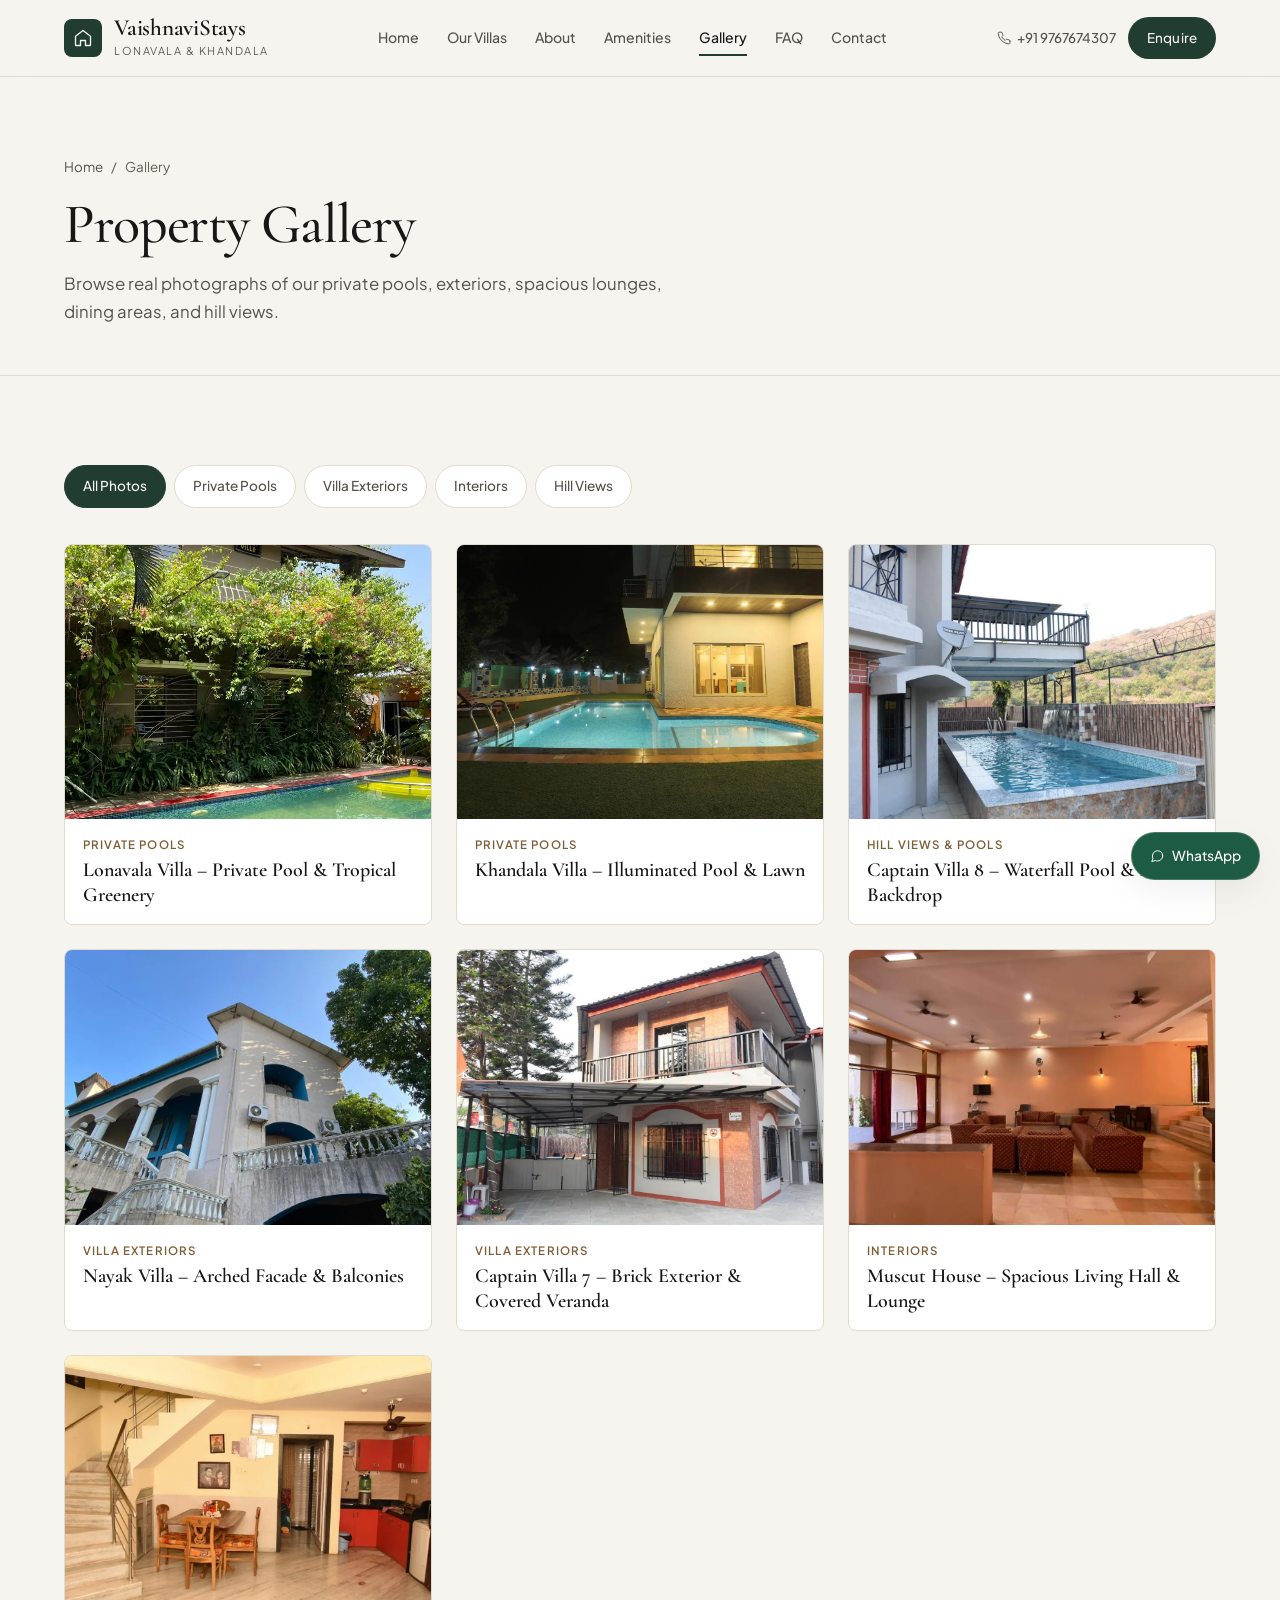
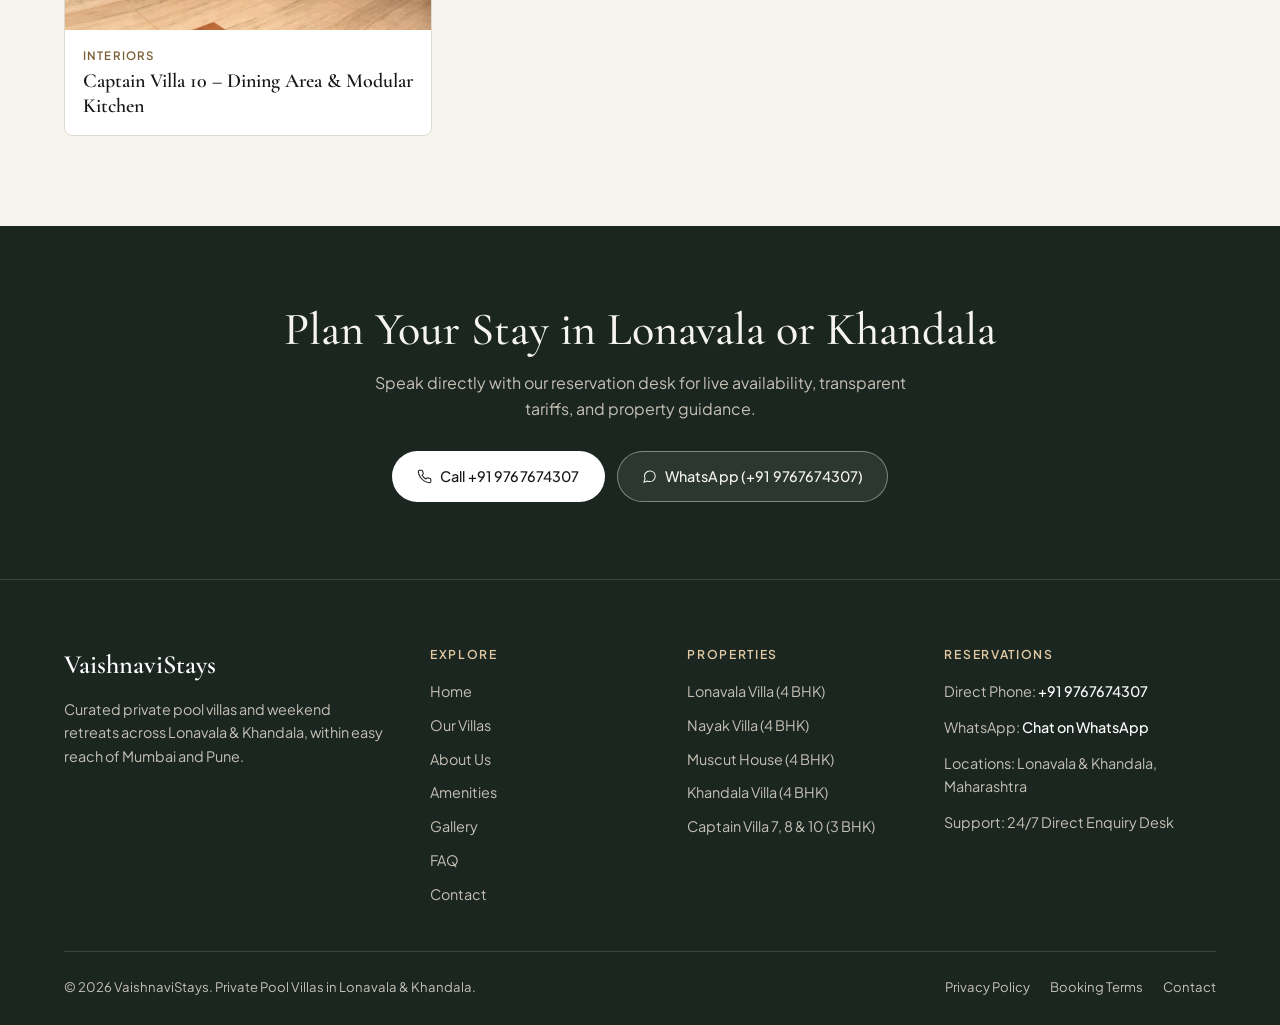
<file: gallery.html>
<!DOCTYPE html>
<html lang="en">
<head>
  <meta charset="UTF-8">
  <meta name="viewport" content="width=device-width, initial-scale=1.0, viewport-fit=cover">
  <title>Photo Gallery | VaishnaviStays Lonavala & Khandala</title>
  <meta name="description" content="View real photographs of VaishnaviStays villas—private swimming pools, classic architecture, indoor lounges, dining kitchens, and mountain views. Call +91 9767674307.">
  <meta name="robots" content="index, follow">
  <link rel="canonical" href="https://vaishnavistays.netlify.app/gallery.html">
  <link rel="icon" type="image/svg+xml" href="favicon.svg">
  <meta name="google-site-verification" content="3MtQ7zPcXsZFa49aT6zNfIU-rexAqFXiJ9Jd2BXLzgg">

  <!-- Open Graph / Twitter -->
  <meta property="og:type" content="website">
  <meta property="og:url" content="https://vaishnavistays.netlify.app/gallery.html">
  <meta property="og:title" content="Photo Gallery | VaishnaviStays Lonavala & Khandala">
  <meta property="og:description" content="View real photographs of VaishnaviStays villas—private swimming pools, classic architecture, indoor lounges, dining kitchens, and mountain views. Call +91 9767674307.">
  <meta property="og:image" content="https://vaishnavistays.netlify.app/images/lonavala%20villa.jpg">
  <meta name="twitter:card" content="summary_large_image">
  <meta name="twitter:title" content="Photo Gallery | VaishnaviStays Lonavala & Khandala">
  <meta name="twitter:description" content="View real photographs of VaishnaviStays villas—private swimming pools, classic architecture, indoor lounges, dining kitchens, and mountain views. Call +91 9767674307.">
  <meta name="twitter:image" content="https://vaishnavistays.netlify.app/images/lonavala%20villa.jpg">

  <!-- Fonts & Styles -->
  <link rel="preconnect" href="https://fonts.googleapis.com">
  <link rel="preconnect" href="https://fonts.gstatic.com" crossorigin>
  <link href="https://fonts.googleapis.com/css2?family=Cormorant+Garamond:wght@500;600&family=Plus+Jakarta+Sans:wght@400;500;600&display=swap" rel="stylesheet">
  <link rel="stylesheet" href="css/style.css">
  <script type="application/ld+json">
  {
    "@context": "https://schema.org",
    "@type": "ImageGallery",
    "name": "VaishnaviStays Photo Gallery",
    "url": "https://vaishnavistays.netlify.app/gallery.html"
  }
  </script>
  <script defer src="js/data.js"></script>
  <script defer src="js/main.js"></script>
</head><body>
  <a href="#mainContent" class="skip-link">Skip to main content</a>

  <header class="site-header">
    <div class="container">
      <nav class="navbar" aria-label="Main navigation">
        <a href="index.html" class="brand-logo">
          <span class="brand-mark"><svg width="20" height="20" viewBox="0 0 24 24" fill="none" stroke="currentColor" stroke-width="1.6" stroke-linecap="round" stroke-linejoin="round" aria-hidden="true"><path d="M3 10l9-7 9 7v10a1 1 0 0 1-1 1h-5v-6h-6v6H4a1 1 0 0 1-1-1V10z"/></svg></span>
          <span class="brand-text">
            <span class="brand-name">VaishnaviStays</span>
            <span class="brand-tagline">Lonavala &amp; Khandala</span>
          </span>
        </a>

        <div class="nav-menu">
          <a href="index.html" class="nav-link">Home</a>
          <a href="villas.html" class="nav-link">Our Villas</a>
          <a href="about.html" class="nav-link">About</a>
          <a href="services.html" class="nav-link">Amenities</a>
          <a href="gallery.html" class="nav-link is-active" aria-current="page">Gallery</a>
          <a href="faq.html" class="nav-link">FAQ</a>
          <a href="contact.html" class="nav-link">Contact</a>
        </div>

        <div class="nav-actions">
          <a href="tel:+919767674307" class="nav-phone">
            <svg class="icon" viewBox="0 0 24 24" fill="none" stroke="currentColor" stroke-width="1.6" stroke-linecap="round" stroke-linejoin="round" aria-hidden="true"><path d="M22 16.92v3a2 2 0 0 1-2.18 2 19.79 19.79 0 0 1-8.63-3.07 19.5 19.5 0 0 1-6-6 19.79 19.79 0 0 1-3.07-8.67A2 2 0 0 1 4.11 2h3a2 2 0 0 1 2 1.72 12.84 12.84 0 0 0 .7 2.81 2 2 0 0 1-.45 2.11L8.09 9.91a16 16 0 0 0 6 6l1.27-1.27a2 2 0 0 1 2.11-.45 12.84 12.84 0 0 0 2.81.7A2 2 0 0 1 22 16.92z"/></svg><span>+91 9767674307</span>
          </a>
          <a href="contact.html" class="btn btn-primary btn-sm">Enquire</a>
          <button type="button" class="mobile-toggle" aria-label="Open navigation menu" aria-expanded="false">
            <svg width="20" height="20" viewBox="0 0 24 24" fill="none" stroke="currentColor" stroke-width="1.75" stroke-linecap="round" aria-hidden="true"><line x1="3" y1="6" x2="21" y2="6"/><line x1="3" y1="12" x2="21" y2="12"/><line x1="3" y1="18" x2="21" y2="18"/></svg>
          </button>
        </div>
      </nav>
    </div>
  </header>

  <div class="drawer-backdrop"></div>
  <nav class="mobile-drawer" aria-label="Mobile navigation">
    <div class="drawer-header">
      <span class="brand-name">VaishnaviStays</span>
      <button type="button" class="drawer-close" aria-label="Close menu">&times;</button>
    </div>
    <div class="drawer-links">
      <a href="index.html" class="drawer-link"><span>Home</span><svg class="icon" viewBox="0 0 24 24" fill="none" stroke="currentColor" stroke-width="1.6" stroke-linecap="round" stroke-linejoin="round" aria-hidden="true"><polyline points="9 18 15 12 9 6"/></svg></a>
      <a href="villas.html" class="drawer-link"><span>Our Villas</span><svg class="icon" viewBox="0 0 24 24" fill="none" stroke="currentColor" stroke-width="1.6" stroke-linecap="round" stroke-linejoin="round" aria-hidden="true"><polyline points="9 18 15 12 9 6"/></svg></a>
      <a href="about.html" class="drawer-link"><span>About</span><svg class="icon" viewBox="0 0 24 24" fill="none" stroke="currentColor" stroke-width="1.6" stroke-linecap="round" stroke-linejoin="round" aria-hidden="true"><polyline points="9 18 15 12 9 6"/></svg></a>
      <a href="services.html" class="drawer-link"><span>Amenities</span><svg class="icon" viewBox="0 0 24 24" fill="none" stroke="currentColor" stroke-width="1.6" stroke-linecap="round" stroke-linejoin="round" aria-hidden="true"><polyline points="9 18 15 12 9 6"/></svg></a>
      <a href="gallery.html" class="drawer-link is-active" aria-current="page"><span>Gallery</span><svg class="icon" viewBox="0 0 24 24" fill="none" stroke="currentColor" stroke-width="1.6" stroke-linecap="round" stroke-linejoin="round" aria-hidden="true"><polyline points="9 18 15 12 9 6"/></svg></a>
      <a href="faq.html" class="drawer-link"><span>FAQ</span><svg class="icon" viewBox="0 0 24 24" fill="none" stroke="currentColor" stroke-width="1.6" stroke-linecap="round" stroke-linejoin="round" aria-hidden="true"><polyline points="9 18 15 12 9 6"/></svg></a>
      <a href="contact.html" class="drawer-link"><span>Contact</span><svg class="icon" viewBox="0 0 24 24" fill="none" stroke="currentColor" stroke-width="1.6" stroke-linecap="round" stroke-linejoin="round" aria-hidden="true"><polyline points="9 18 15 12 9 6"/></svg></a>
    </div>
    <div class="drawer-contact">
      <a href="tel:+919767674307" class="btn btn-outline btn-block">
        <svg class="icon" viewBox="0 0 24 24" fill="none" stroke="currentColor" stroke-width="1.6" stroke-linecap="round" stroke-linejoin="round" aria-hidden="true"><path d="M22 16.92v3a2 2 0 0 1-2.18 2 19.79 19.79 0 0 1-8.63-3.07 19.5 19.5 0 0 1-6-6 19.79 19.79 0 0 1-3.07-8.67A2 2 0 0 1 4.11 2h3a2 2 0 0 1 2 1.72 12.84 12.84 0 0 0 .7 2.81 2 2 0 0 1-.45 2.11L8.09 9.91a16 16 0 0 0 6 6l1.27-1.27a2 2 0 0 1 2.11-.45 12.84 12.84 0 0 0 2.81.7A2 2 0 0 1 22 16.92z"/></svg><span>Call +91 9767674307</span>
      </a>
      <a href="https://wa.me/919767674307?text=Hello%20VaishnaviStays,%20I%20would%20like%20to%20enquire%20about%20villa%20availability." target="_blank" rel="noopener noreferrer" class="btn btn-whatsapp btn-block">
        <svg class="icon" viewBox="0 0 24 24" fill="none" stroke="currentColor" stroke-width="1.6" stroke-linecap="round" stroke-linejoin="round" aria-hidden="true"><path d="M21 11.5a8.38 8.38 0 0 1-.9 3.8 8.5 8.5 0 0 1-7.6 4.7 8.38 8.38 0 0 1-3.8-.9L3 21l1.9-5.7a8.38 8.38 0 0 1-.9-3.8 8.5 8.5 0 0 1 4.7-7.6 8.38 8.38 0 0 1 3.8-.9h.5a8.48 8.48 0 0 1 8 8v.5z"/></svg><span>WhatsApp Booking</span>
      </a>
    </div>
  </nav>

  <main id="mainContent">
    <section class="page-banner">
      <div class="container">
        <div class="breadcrumbs"><a href="index.html">Home</a> <span>/</span> <span>Gallery</span></div>
        <h1 class="page-banner__title">Property Gallery</h1>
        <p class="page-banner__lead">Browse real photographs of our private pools, exteriors, spacious lounges, dining areas, and hill views.</p>
      </div>
    </section>

    <section class="section">
      <div class="container">
        <div class="filter-bar" role="group" aria-label="Filter gallery photos">
          <button type="button" class="filter-btn gallery-filter-btn is-active" data-category="all" aria-pressed="true">All Photos</button>
          <button type="button" class="filter-btn gallery-filter-btn" data-category="pools" aria-pressed="false">Private Pools</button>
          <button type="button" class="filter-btn gallery-filter-btn" data-category="exteriors" aria-pressed="false">Villa Exteriors</button>
          <button type="button" class="filter-btn gallery-filter-btn" data-category="interiors" aria-pressed="false">Interiors</button>
          <button type="button" class="filter-btn gallery-filter-btn" data-category="views" aria-pressed="false">Hill Views</button>
        </div>
        <p id="galleryStatus" class="sr-only" aria-live="polite"></p>
        <div class="gallery-grid" id="galleryGrid"></div>
      </div>
    </section>

    <div class="lightbox" id="lightboxModal" role="dialog" aria-modal="true" aria-label="Image lightbox viewer">
      <button type="button" class="lightbox__btn lightbox__close" id="lightboxClose" aria-label="Close lightbox">&times;</button>
      <button type="button" class="lightbox__btn lightbox__prev" id="lightboxPrev" aria-label="Previous photo"><svg class="icon" viewBox="0 0 24 24" fill="none" stroke="currentColor" stroke-width="1.6" stroke-linecap="round" stroke-linejoin="round" aria-hidden="true"><polyline points="15 18 9 12 15 6"/></svg></button>
      <button type="button" class="lightbox__btn lightbox__next" id="lightboxNext" aria-label="Next photo"><svg class="icon" viewBox="0 0 24 24" fill="none" stroke="currentColor" stroke-width="1.6" stroke-linecap="round" stroke-linejoin="round" aria-hidden="true"><polyline points="9 18 15 12 9 6"/></svg></button>
      <figure class="lightbox__figure">
        <img src="[data-uri]" alt="Property photo" class="lightbox__img" id="lightboxImg">
        <figcaption class="lightbox__caption" id="lightboxCaption"></figcaption>
      </figure>
    </div>
    <section class="cta-band">
      <div class="container">
        <h2 class="cta-band__title">Plan Your Stay in Lonavala or Khandala</h2>
        <p class="cta-band__lead">Speak directly with our reservation desk for live availability, transparent tariffs, and property guidance.</p>
        <div class="cta-band__actions">
          <a href="tel:+919767674307" class="btn btn-light">
            <svg class="icon" viewBox="0 0 24 24" fill="none" stroke="currentColor" stroke-width="1.6" stroke-linecap="round" stroke-linejoin="round" aria-hidden="true"><path d="M22 16.92v3a2 2 0 0 1-2.18 2 19.79 19.79 0 0 1-8.63-3.07 19.5 19.5 0 0 1-6-6 19.79 19.79 0 0 1-3.07-8.67A2 2 0 0 1 4.11 2h3a2 2 0 0 1 2 1.72 12.84 12.84 0 0 0 .7 2.81 2 2 0 0 1-.45 2.11L8.09 9.91a16 16 0 0 0 6 6l1.27-1.27a2 2 0 0 1 2.11-.45 12.84 12.84 0 0 0 2.81.7A2 2 0 0 1 22 16.92z"/></svg><span>Call +91 9767674307</span>
          </a>
          <a href="https://wa.me/919767674307?text=Hello%20VaishnaviStays,%20I%20am%20interested%20in%20booking%20a%20private%20villa." target="_blank" rel="noopener noreferrer" class="btn btn-outline-light">
            <svg class="icon" viewBox="0 0 24 24" fill="none" stroke="currentColor" stroke-width="1.6" stroke-linecap="round" stroke-linejoin="round" aria-hidden="true"><path d="M21 11.5a8.38 8.38 0 0 1-.9 3.8 8.5 8.5 0 0 1-7.6 4.7 8.38 8.38 0 0 1-3.8-.9L3 21l1.9-5.7a8.38 8.38 0 0 1-.9-3.8 8.5 8.5 0 0 1 4.7-7.6 8.38 8.38 0 0 1 3.8-.9h.5a8.48 8.48 0 0 1 8 8v.5z"/></svg><span>WhatsApp (+91 9767674307)</span>
          </a>
        </div>
      </div>
    </section>  </main>

  <footer class="site-footer">
    <div class="container">
      <div class="footer-grid">
        <div class="footer-about">
          <span class="footer-brand-name">VaishnaviStays</span>
          <p>Curated private pool villas and weekend retreats across Lonavala &amp; Khandala, within easy reach of Mumbai and Pune.</p>
        </div>

        <div class="footer-col">
          <h4>Explore</h4>
          <div class="footer-links">
            <a href="index.html" class="footer-link">Home</a>
            <a href="villas.html" class="footer-link">Our Villas</a>
            <a href="about.html" class="footer-link">About Us</a>
            <a href="services.html" class="footer-link">Amenities</a>
            <a href="gallery.html" class="footer-link">Gallery</a>
            <a href="faq.html" class="footer-link">FAQ</a>
            <a href="contact.html" class="footer-link">Contact</a>
          </div>
        </div>

        <div class="footer-col">
          <h4>Properties</h4>
          <div class="footer-links">
            <a href="villa.html?slug=lonavala-villa" class="footer-link">Lonavala Villa (4 BHK)</a>
            <a href="villa.html?slug=nayak-villa" class="footer-link">Nayak Villa (4 BHK)</a>
            <a href="villa.html?slug=muscut-house" class="footer-link">Muscut House (4 BHK)</a>
            <a href="villa.html?slug=khandala-villa" class="footer-link">Khandala Villa (4 BHK)</a>
            <a href="villa.html?slug=captain-villa-7" class="footer-link">Captain Villa 7, 8 &amp; 10 (3 BHK)</a>
          </div>
        </div>

        <div class="footer-col">
          <h4>Reservations</h4>
          <div class="footer-contact-list">
            <div>Direct Phone: <a href="tel:+919767674307">+91 9767674307</a></div>
            <div>WhatsApp: <a href="https://wa.me/919767674307" target="_blank" rel="noopener noreferrer">Chat on WhatsApp</a></div>
            <div>Locations: Lonavala &amp; Khandala, Maharashtra</div>
            <div>Support: 24/7 Direct Enquiry Desk</div>
          </div>
        </div>
      </div>

      <div class="footer-bottom">
        <p>&copy; 2026 VaishnaviStays. Private Pool Villas in Lonavala &amp; Khandala.</p>
        <div class="footer-legal">
          <a href="privacy.html">Privacy Policy</a>
          <a href="terms.html">Booking Terms</a>
          <a href="contact.html">Contact</a>
        </div>
      </div>
    </div>
  </footer>

  <a href="https://wa.me/919767674307?text=Hello%20VaishnaviStays,%20I%20would%20like%20to%20check%20villa%20availability." target="_blank" rel="noopener noreferrer" class="floating-whatsapp" aria-label="Enquire on WhatsApp">
    <svg class="icon" viewBox="0 0 24 24" fill="none" stroke="currentColor" stroke-width="1.6" stroke-linecap="round" stroke-linejoin="round" aria-hidden="true"><path d="M21 11.5a8.38 8.38 0 0 1-.9 3.8 8.5 8.5 0 0 1-7.6 4.7 8.38 8.38 0 0 1-3.8-.9L3 21l1.9-5.7a8.38 8.38 0 0 1-.9-3.8 8.5 8.5 0 0 1 4.7-7.6 8.38 8.38 0 0 1 3.8-.9h.5a8.48 8.48 0 0 1 8 8v.5z"/></svg><span>WhatsApp</span>
  </a>

  <button type="button" class="back-to-top" aria-label="Back to top">
    <svg class="icon" viewBox="0 0 24 24" fill="none" stroke="currentColor" stroke-width="1.75" stroke-linecap="round" stroke-linejoin="round" aria-hidden="true"><polyline points="18 15 12 9 6 15"/></svg>
  </button>
</body>
</html>
</file>
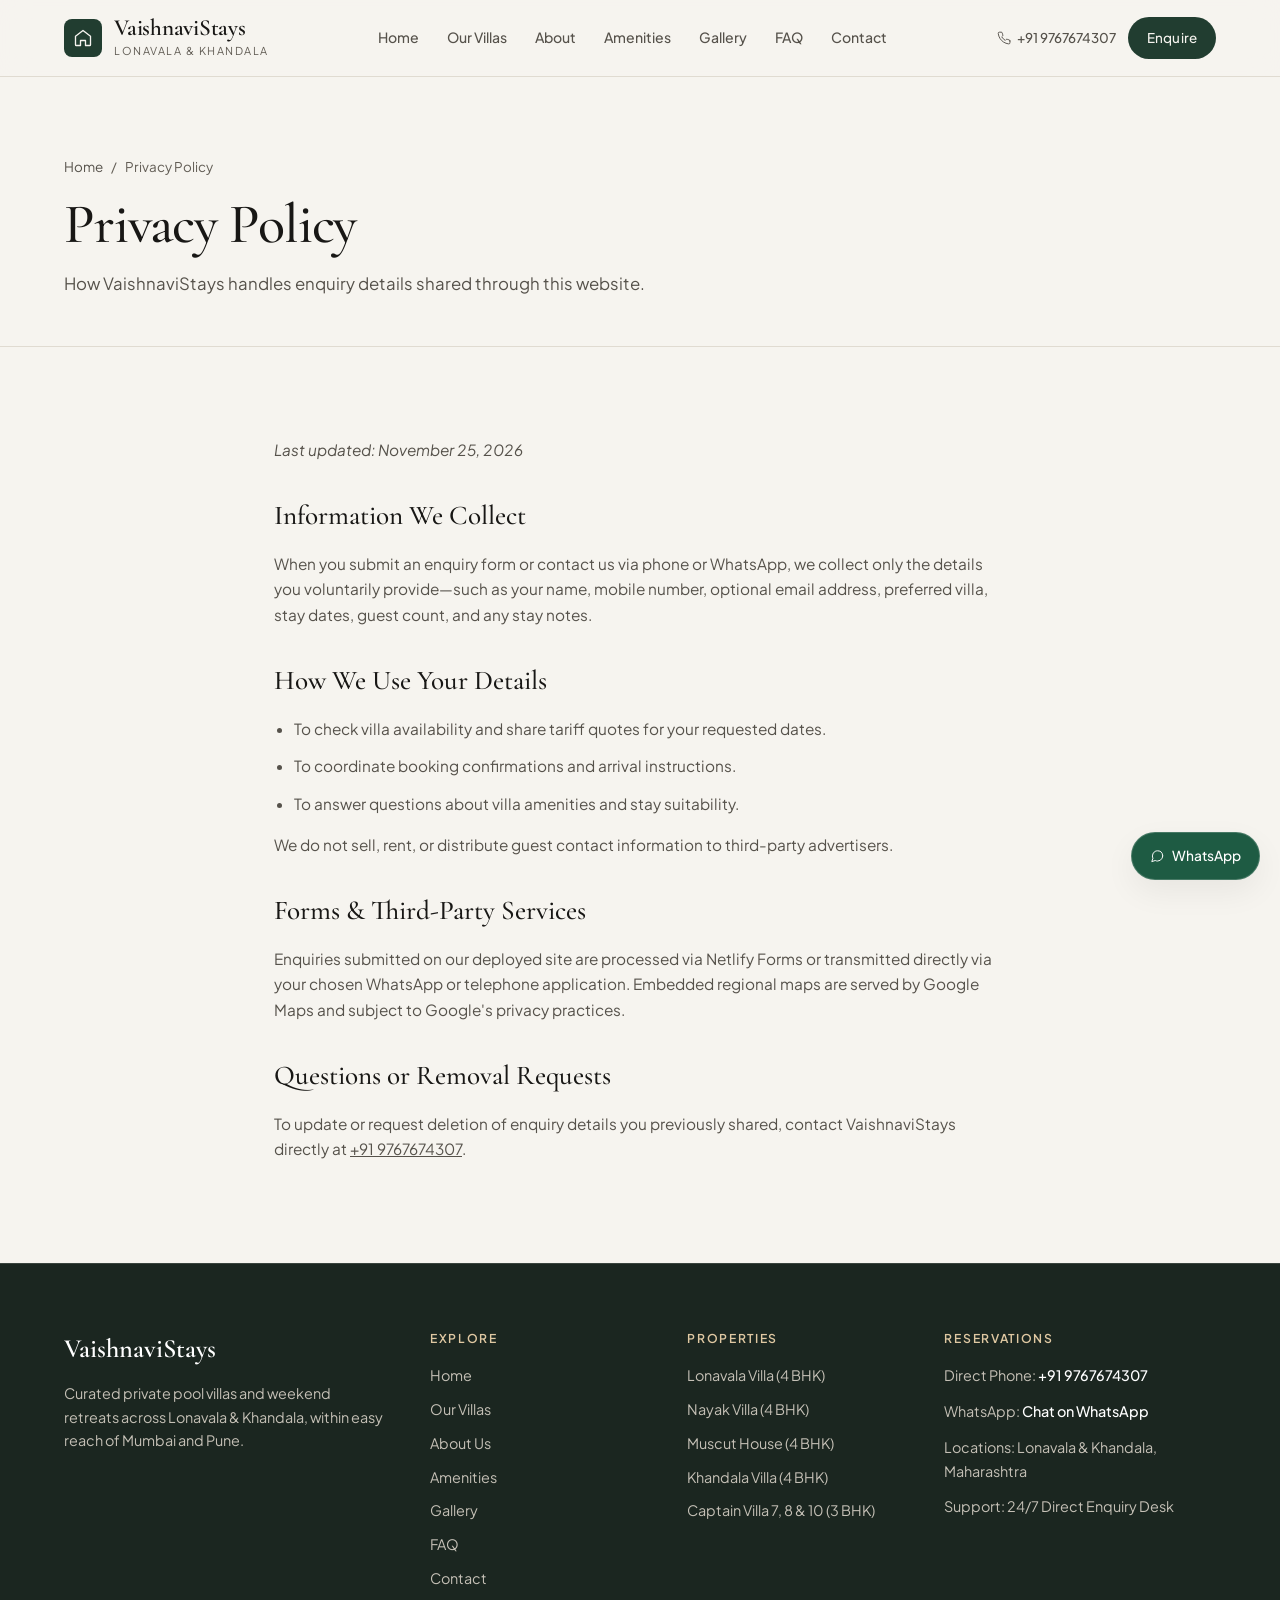
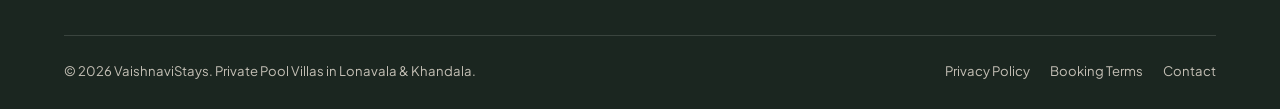
<file: privacy.html>
<!DOCTYPE html>
<html lang="en">
<head>
  <meta charset="UTF-8">
  <meta name="viewport" content="width=device-width, initial-scale=1.0, viewport-fit=cover">
  <title>Privacy Policy | VaishnaviStays</title>
  <meta name="description" content="Privacy Policy for VaishnaviStays private pool villa rentals in Lonavala & Khandala.">
  <meta name="robots" content="index, follow">
  <link rel="canonical" href="https://vaishnavistays.netlify.app/privacy.html">
  <link rel="icon" type="image/svg+xml" href="favicon.svg">
  <meta name="google-site-verification" content="3MtQ7zPcXsZFa49aT6zNfIU-rexAqFXiJ9Jd2BXLzgg">

  <!-- Open Graph / Twitter -->
  <meta property="og:type" content="website">
  <meta property="og:url" content="https://vaishnavistays.netlify.app/privacy.html">
  <meta property="og:title" content="Privacy Policy | VaishnaviStays">
  <meta property="og:description" content="Privacy Policy for VaishnaviStays private pool villa rentals in Lonavala & Khandala.">
  <meta property="og:image" content="https://vaishnavistays.netlify.app/images/lonavala%20villa.jpg">
  <meta name="twitter:card" content="summary_large_image">
  <meta name="twitter:title" content="Privacy Policy | VaishnaviStays">
  <meta name="twitter:description" content="Privacy Policy for VaishnaviStays private pool villa rentals in Lonavala & Khandala.">
  <meta name="twitter:image" content="https://vaishnavistays.netlify.app/images/lonavala%20villa.jpg">

  <!-- Fonts & Styles -->
  <link rel="preconnect" href="https://fonts.googleapis.com">
  <link rel="preconnect" href="https://fonts.gstatic.com" crossorigin>
  <link href="https://fonts.googleapis.com/css2?family=Cormorant+Garamond:wght@500;600&family=Plus+Jakarta+Sans:wght@400;500;600&display=swap" rel="stylesheet">
  <link rel="stylesheet" href="css/style.css">
  <script defer src="js/data.js"></script>
  <script defer src="js/main.js"></script>
</head><body>
  <a href="#mainContent" class="skip-link">Skip to main content</a>

  <header class="site-header">
    <div class="container">
      <nav class="navbar" aria-label="Main navigation">
        <a href="index.html" class="brand-logo">
          <span class="brand-mark"><svg width="20" height="20" viewBox="0 0 24 24" fill="none" stroke="currentColor" stroke-width="1.6" stroke-linecap="round" stroke-linejoin="round" aria-hidden="true"><path d="M3 10l9-7 9 7v10a1 1 0 0 1-1 1h-5v-6h-6v6H4a1 1 0 0 1-1-1V10z"/></svg></span>
          <span class="brand-text">
            <span class="brand-name">VaishnaviStays</span>
            <span class="brand-tagline">Lonavala &amp; Khandala</span>
          </span>
        </a>

        <div class="nav-menu">
          <a href="index.html" class="nav-link">Home</a>
          <a href="villas.html" class="nav-link">Our Villas</a>
          <a href="about.html" class="nav-link">About</a>
          <a href="services.html" class="nav-link">Amenities</a>
          <a href="gallery.html" class="nav-link">Gallery</a>
          <a href="faq.html" class="nav-link">FAQ</a>
          <a href="contact.html" class="nav-link">Contact</a>
        </div>

        <div class="nav-actions">
          <a href="tel:+919767674307" class="nav-phone">
            <svg class="icon" viewBox="0 0 24 24" fill="none" stroke="currentColor" stroke-width="1.6" stroke-linecap="round" stroke-linejoin="round" aria-hidden="true"><path d="M22 16.92v3a2 2 0 0 1-2.18 2 19.79 19.79 0 0 1-8.63-3.07 19.5 19.5 0 0 1-6-6 19.79 19.79 0 0 1-3.07-8.67A2 2 0 0 1 4.11 2h3a2 2 0 0 1 2 1.72 12.84 12.84 0 0 0 .7 2.81 2 2 0 0 1-.45 2.11L8.09 9.91a16 16 0 0 0 6 6l1.27-1.27a2 2 0 0 1 2.11-.45 12.84 12.84 0 0 0 2.81.7A2 2 0 0 1 22 16.92z"/></svg><span>+91 9767674307</span>
          </a>
          <a href="contact.html" class="btn btn-primary btn-sm">Enquire</a>
          <button type="button" class="mobile-toggle" aria-label="Open navigation menu" aria-expanded="false">
            <svg width="20" height="20" viewBox="0 0 24 24" fill="none" stroke="currentColor" stroke-width="1.75" stroke-linecap="round" aria-hidden="true"><line x1="3" y1="6" x2="21" y2="6"/><line x1="3" y1="12" x2="21" y2="12"/><line x1="3" y1="18" x2="21" y2="18"/></svg>
          </button>
        </div>
      </nav>
    </div>
  </header>

  <div class="drawer-backdrop"></div>
  <nav class="mobile-drawer" aria-label="Mobile navigation">
    <div class="drawer-header">
      <span class="brand-name">VaishnaviStays</span>
      <button type="button" class="drawer-close" aria-label="Close menu">&times;</button>
    </div>
    <div class="drawer-links">
      <a href="index.html" class="drawer-link"><span>Home</span><svg class="icon" viewBox="0 0 24 24" fill="none" stroke="currentColor" stroke-width="1.6" stroke-linecap="round" stroke-linejoin="round" aria-hidden="true"><polyline points="9 18 15 12 9 6"/></svg></a>
      <a href="villas.html" class="drawer-link"><span>Our Villas</span><svg class="icon" viewBox="0 0 24 24" fill="none" stroke="currentColor" stroke-width="1.6" stroke-linecap="round" stroke-linejoin="round" aria-hidden="true"><polyline points="9 18 15 12 9 6"/></svg></a>
      <a href="about.html" class="drawer-link"><span>About</span><svg class="icon" viewBox="0 0 24 24" fill="none" stroke="currentColor" stroke-width="1.6" stroke-linecap="round" stroke-linejoin="round" aria-hidden="true"><polyline points="9 18 15 12 9 6"/></svg></a>
      <a href="services.html" class="drawer-link"><span>Amenities</span><svg class="icon" viewBox="0 0 24 24" fill="none" stroke="currentColor" stroke-width="1.6" stroke-linecap="round" stroke-linejoin="round" aria-hidden="true"><polyline points="9 18 15 12 9 6"/></svg></a>
      <a href="gallery.html" class="drawer-link"><span>Gallery</span><svg class="icon" viewBox="0 0 24 24" fill="none" stroke="currentColor" stroke-width="1.6" stroke-linecap="round" stroke-linejoin="round" aria-hidden="true"><polyline points="9 18 15 12 9 6"/></svg></a>
      <a href="faq.html" class="drawer-link"><span>FAQ</span><svg class="icon" viewBox="0 0 24 24" fill="none" stroke="currentColor" stroke-width="1.6" stroke-linecap="round" stroke-linejoin="round" aria-hidden="true"><polyline points="9 18 15 12 9 6"/></svg></a>
      <a href="contact.html" class="drawer-link"><span>Contact</span><svg class="icon" viewBox="0 0 24 24" fill="none" stroke="currentColor" stroke-width="1.6" stroke-linecap="round" stroke-linejoin="round" aria-hidden="true"><polyline points="9 18 15 12 9 6"/></svg></a>
    </div>
    <div class="drawer-contact">
      <a href="tel:+919767674307" class="btn btn-outline btn-block">
        <svg class="icon" viewBox="0 0 24 24" fill="none" stroke="currentColor" stroke-width="1.6" stroke-linecap="round" stroke-linejoin="round" aria-hidden="true"><path d="M22 16.92v3a2 2 0 0 1-2.18 2 19.79 19.79 0 0 1-8.63-3.07 19.5 19.5 0 0 1-6-6 19.79 19.79 0 0 1-3.07-8.67A2 2 0 0 1 4.11 2h3a2 2 0 0 1 2 1.72 12.84 12.84 0 0 0 .7 2.81 2 2 0 0 1-.45 2.11L8.09 9.91a16 16 0 0 0 6 6l1.27-1.27a2 2 0 0 1 2.11-.45 12.84 12.84 0 0 0 2.81.7A2 2 0 0 1 22 16.92z"/></svg><span>Call +91 9767674307</span>
      </a>
      <a href="https://wa.me/919767674307?text=Hello%20VaishnaviStays,%20I%20would%20like%20to%20enquire%20about%20villa%20availability." target="_blank" rel="noopener noreferrer" class="btn btn-whatsapp btn-block">
        <svg class="icon" viewBox="0 0 24 24" fill="none" stroke="currentColor" stroke-width="1.6" stroke-linecap="round" stroke-linejoin="round" aria-hidden="true"><path d="M21 11.5a8.38 8.38 0 0 1-.9 3.8 8.5 8.5 0 0 1-7.6 4.7 8.38 8.38 0 0 1-3.8-.9L3 21l1.9-5.7a8.38 8.38 0 0 1-.9-3.8 8.5 8.5 0 0 1 4.7-7.6 8.38 8.38 0 0 1 3.8-.9h.5a8.48 8.48 0 0 1 8 8v.5z"/></svg><span>WhatsApp Booking</span>
      </a>
    </div>
  </nav>

  <main id="mainContent">
    <section class="page-banner">
      <div class="container">
        <div class="breadcrumbs"><a href="index.html">Home</a> <span>/</span> <span>Privacy Policy</span></div>
        <h1 class="page-banner__title">Privacy Policy</h1>
        <p class="page-banner__lead">How VaishnaviStays handles enquiry details shared through this website.</p>
      </div>
    </section>

    <section class="section">
      <div class="container legal-prose">
        <p><em>Last updated: November 25, 2026</em></p>

        <h2>Information We Collect</h2>
        <p>When you submit an enquiry form or contact us via phone or WhatsApp, we collect only the details you voluntarily provide—such as your name, mobile number, optional email address, preferred villa, stay dates, guest count, and any stay notes.</p>

        <h2>How We Use Your Details</h2>
        <ul>
          <li>To check villa availability and share tariff quotes for your requested dates.</li>
          <li>To coordinate booking confirmations and arrival instructions.</li>
          <li>To answer questions about villa amenities and stay suitability.</li>
        </ul>
        <p>We do not sell, rent, or distribute guest contact information to third-party advertisers.</p>

        <h2>Forms &amp; Third-Party Services</h2>
        <p>Enquiries submitted on our deployed site are processed via Netlify Forms or transmitted directly via your chosen WhatsApp or telephone application. Embedded regional maps are served by Google Maps and subject to Google's privacy practices.</p>

        <h2>Questions or Removal Requests</h2>
        <p>To update or request deletion of enquiry details you previously shared, contact VaishnaviStays directly at <a href="tel:+919767674307" style="text-decoration:underline;">+91 9767674307</a>.</p>
      </div>
    </section>
  </main>

  <footer class="site-footer">
    <div class="container">
      <div class="footer-grid">
        <div class="footer-about">
          <span class="footer-brand-name">VaishnaviStays</span>
          <p>Curated private pool villas and weekend retreats across Lonavala &amp; Khandala, within easy reach of Mumbai and Pune.</p>
        </div>

        <div class="footer-col">
          <h4>Explore</h4>
          <div class="footer-links">
            <a href="index.html" class="footer-link">Home</a>
            <a href="villas.html" class="footer-link">Our Villas</a>
            <a href="about.html" class="footer-link">About Us</a>
            <a href="services.html" class="footer-link">Amenities</a>
            <a href="gallery.html" class="footer-link">Gallery</a>
            <a href="faq.html" class="footer-link">FAQ</a>
            <a href="contact.html" class="footer-link">Contact</a>
          </div>
        </div>

        <div class="footer-col">
          <h4>Properties</h4>
          <div class="footer-links">
            <a href="villa.html?slug=lonavala-villa" class="footer-link">Lonavala Villa (4 BHK)</a>
            <a href="villa.html?slug=nayak-villa" class="footer-link">Nayak Villa (4 BHK)</a>
            <a href="villa.html?slug=muscut-house" class="footer-link">Muscut House (4 BHK)</a>
            <a href="villa.html?slug=khandala-villa" class="footer-link">Khandala Villa (4 BHK)</a>
            <a href="villa.html?slug=captain-villa-7" class="footer-link">Captain Villa 7, 8 &amp; 10 (3 BHK)</a>
          </div>
        </div>

        <div class="footer-col">
          <h4>Reservations</h4>
          <div class="footer-contact-list">
            <div>Direct Phone: <a href="tel:+919767674307">+91 9767674307</a></div>
            <div>WhatsApp: <a href="https://wa.me/919767674307" target="_blank" rel="noopener noreferrer">Chat on WhatsApp</a></div>
            <div>Locations: Lonavala &amp; Khandala, Maharashtra</div>
            <div>Support: 24/7 Direct Enquiry Desk</div>
          </div>
        </div>
      </div>

      <div class="footer-bottom">
        <p>&copy; 2026 VaishnaviStays. Private Pool Villas in Lonavala &amp; Khandala.</p>
        <div class="footer-legal">
          <a href="privacy.html">Privacy Policy</a>
          <a href="terms.html">Booking Terms</a>
          <a href="contact.html">Contact</a>
        </div>
      </div>
    </div>
  </footer>

  <a href="https://wa.me/919767674307?text=Hello%20VaishnaviStays,%20I%20would%20like%20to%20check%20villa%20availability." target="_blank" rel="noopener noreferrer" class="floating-whatsapp" aria-label="Enquire on WhatsApp">
    <svg class="icon" viewBox="0 0 24 24" fill="none" stroke="currentColor" stroke-width="1.6" stroke-linecap="round" stroke-linejoin="round" aria-hidden="true"><path d="M21 11.5a8.38 8.38 0 0 1-.9 3.8 8.5 8.5 0 0 1-7.6 4.7 8.38 8.38 0 0 1-3.8-.9L3 21l1.9-5.7a8.38 8.38 0 0 1-.9-3.8 8.5 8.5 0 0 1 4.7-7.6 8.38 8.38 0 0 1 3.8-.9h.5a8.48 8.48 0 0 1 8 8v.5z"/></svg><span>WhatsApp</span>
  </a>

  <button type="button" class="back-to-top" aria-label="Back to top">
    <svg class="icon" viewBox="0 0 24 24" fill="none" stroke="currentColor" stroke-width="1.75" stroke-linecap="round" stroke-linejoin="round" aria-hidden="true"><polyline points="18 15 12 9 6 15"/></svg>
  </button>
</body>
</html>
</file>
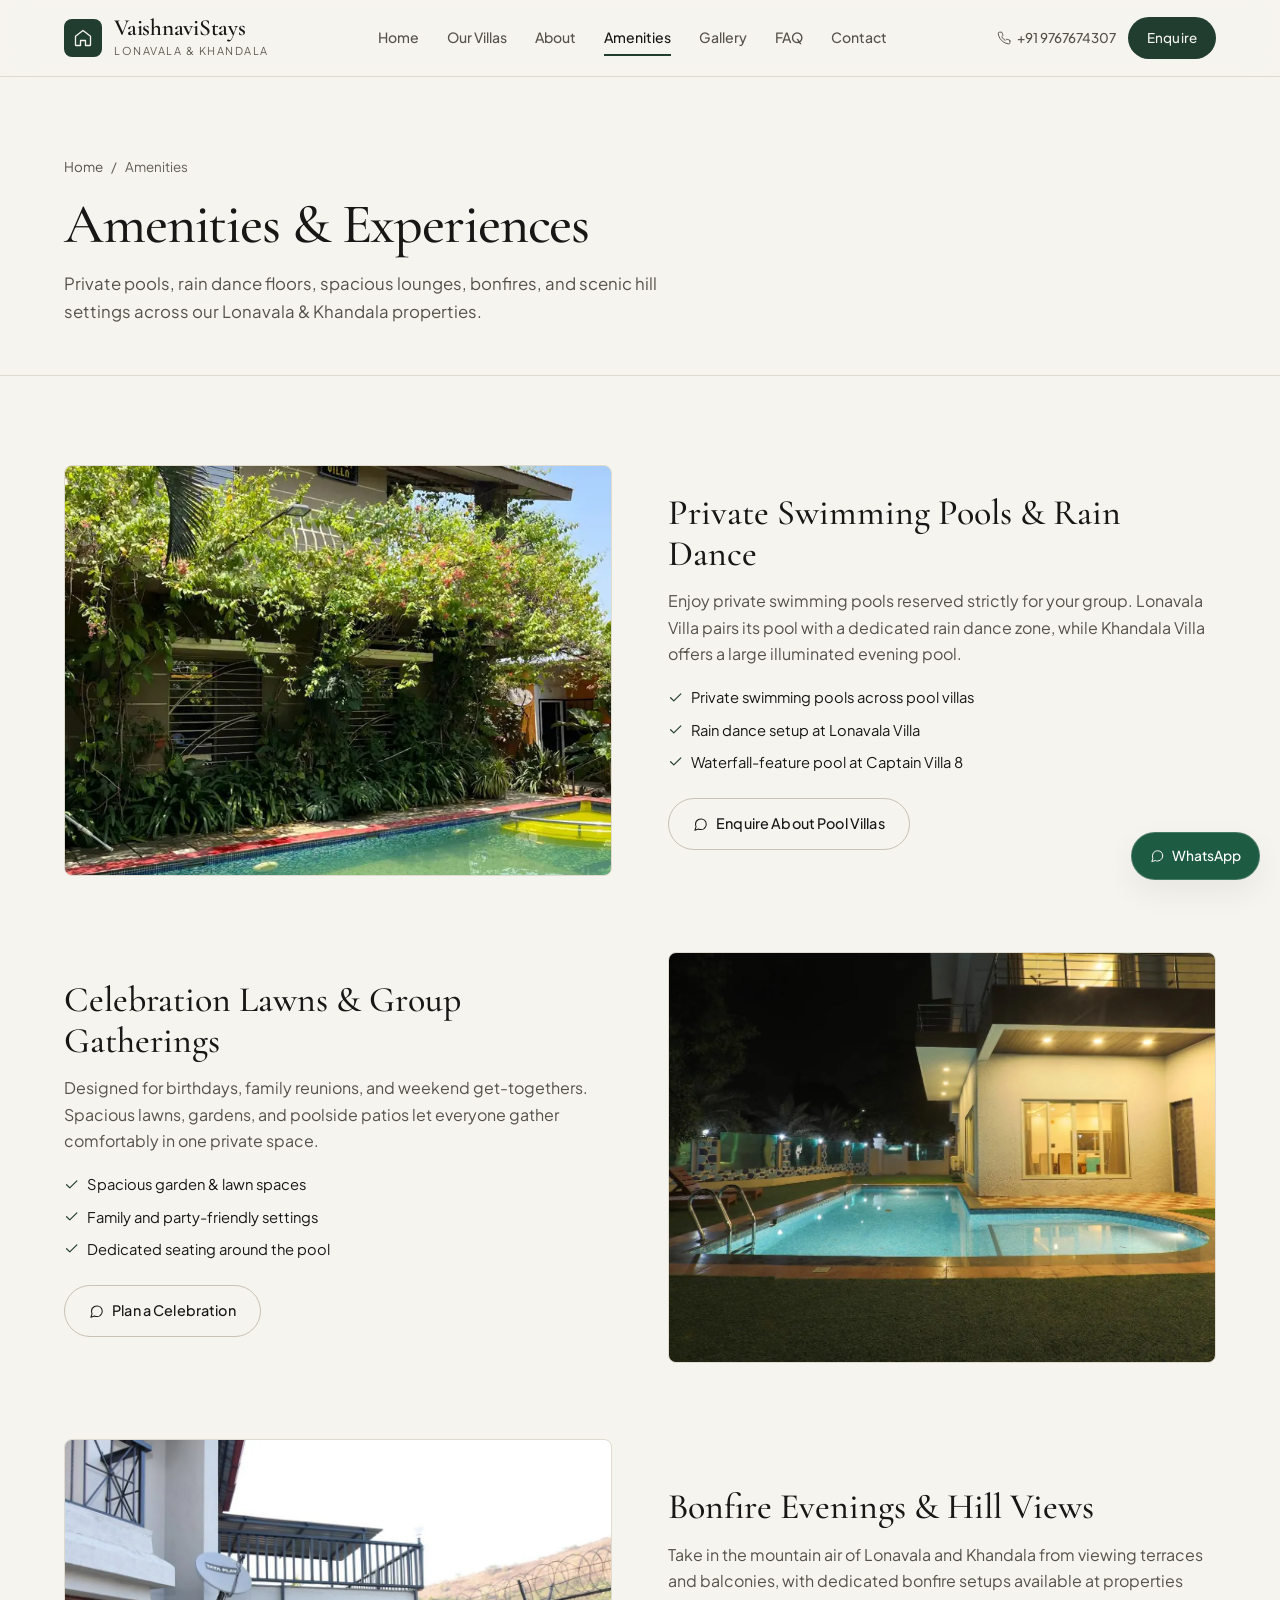
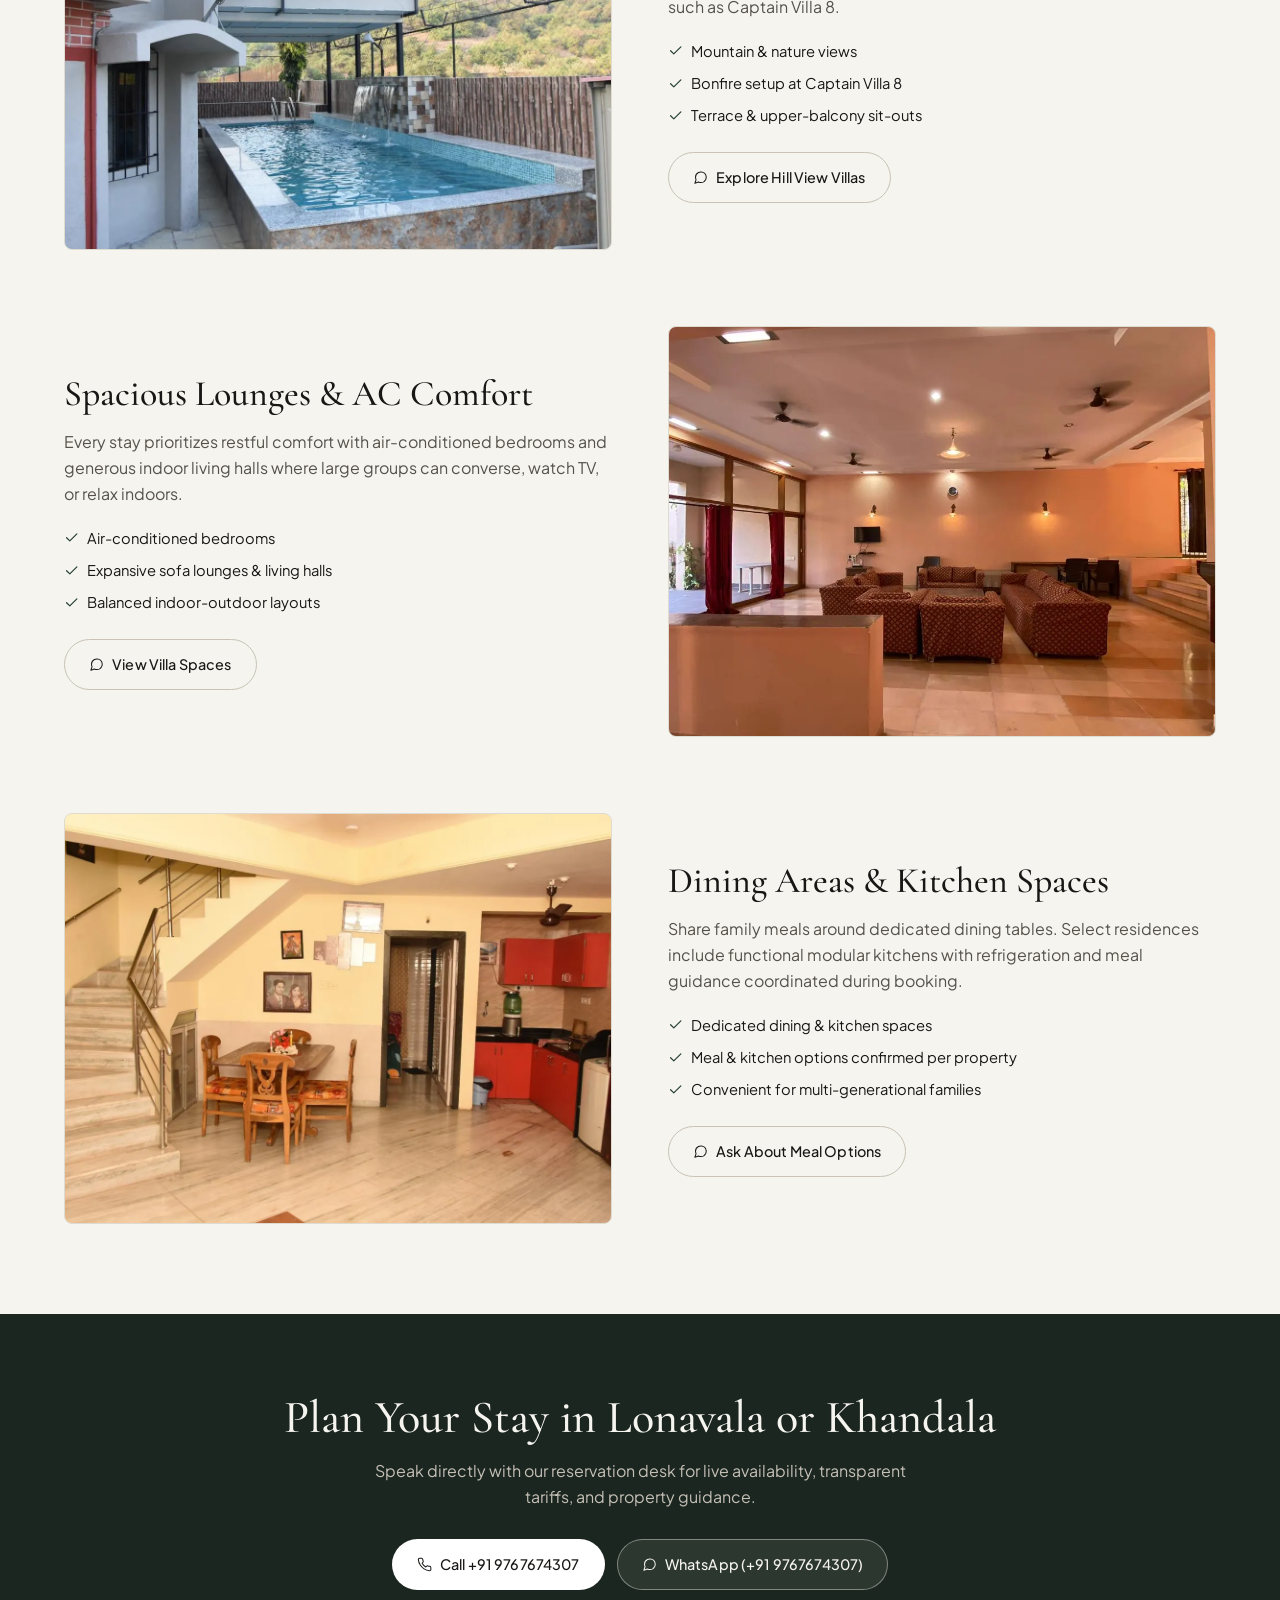
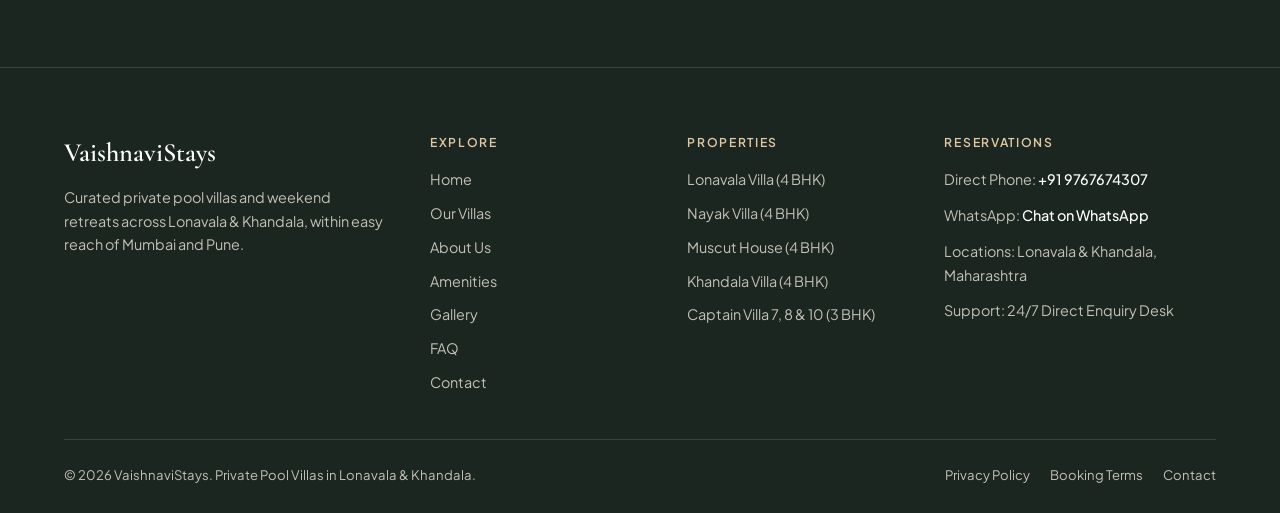
<file: services.html>
<!DOCTYPE html>
<html lang="en">
<head>
  <meta charset="UTF-8">
  <meta name="viewport" content="width=device-width, initial-scale=1.0, viewport-fit=cover">
  <title>Amenities & Experiences | VaishnaviStays Lonavala & Khandala</title>
  <meta name="description" content="Discover amenities across VaishnaviStays villas—private swimming pools, rain dance, celebration lawns, bonfires, AC rooms, dining areas, and hill views. Call +91 9767674307.">
  <meta name="robots" content="index, follow">
  <link rel="canonical" href="https://vaishnavistays.netlify.app/services.html">
  <link rel="icon" type="image/svg+xml" href="favicon.svg">
  <meta name="google-site-verification" content="3MtQ7zPcXsZFa49aT6zNfIU-rexAqFXiJ9Jd2BXLzgg">

  <!-- Open Graph / Twitter -->
  <meta property="og:type" content="website">
  <meta property="og:url" content="https://vaishnavistays.netlify.app/services.html">
  <meta property="og:title" content="Amenities & Experiences | VaishnaviStays Lonavala & Khandala">
  <meta property="og:description" content="Discover amenities across VaishnaviStays villas—private swimming pools, rain dance, celebration lawns, bonfires, AC rooms, dining areas, and hill views. Call +91 9767674307.">
  <meta property="og:image" content="https://vaishnavistays.netlify.app/images/lonavala%20villa.jpg">
  <meta name="twitter:card" content="summary_large_image">
  <meta name="twitter:title" content="Amenities & Experiences | VaishnaviStays Lonavala & Khandala">
  <meta name="twitter:description" content="Discover amenities across VaishnaviStays villas—private swimming pools, rain dance, celebration lawns, bonfires, AC rooms, dining areas, and hill views. Call +91 9767674307.">
  <meta name="twitter:image" content="https://vaishnavistays.netlify.app/images/lonavala%20villa.jpg">

  <!-- Fonts & Styles -->
  <link rel="preconnect" href="https://fonts.googleapis.com">
  <link rel="preconnect" href="https://fonts.gstatic.com" crossorigin>
  <link href="https://fonts.googleapis.com/css2?family=Cormorant+Garamond:wght@500;600&family=Plus+Jakarta+Sans:wght@400;500;600&display=swap" rel="stylesheet">
  <link rel="stylesheet" href="css/style.css">
  <script defer src="js/data.js"></script>
  <script defer src="js/main.js"></script>
</head><body>
  <a href="#mainContent" class="skip-link">Skip to main content</a>

  <header class="site-header">
    <div class="container">
      <nav class="navbar" aria-label="Main navigation">
        <a href="index.html" class="brand-logo">
          <span class="brand-mark"><svg width="20" height="20" viewBox="0 0 24 24" fill="none" stroke="currentColor" stroke-width="1.6" stroke-linecap="round" stroke-linejoin="round" aria-hidden="true"><path d="M3 10l9-7 9 7v10a1 1 0 0 1-1 1h-5v-6h-6v6H4a1 1 0 0 1-1-1V10z"/></svg></span>
          <span class="brand-text">
            <span class="brand-name">VaishnaviStays</span>
            <span class="brand-tagline">Lonavala &amp; Khandala</span>
          </span>
        </a>

        <div class="nav-menu">
          <a href="index.html" class="nav-link">Home</a>
          <a href="villas.html" class="nav-link">Our Villas</a>
          <a href="about.html" class="nav-link">About</a>
          <a href="services.html" class="nav-link is-active" aria-current="page">Amenities</a>
          <a href="gallery.html" class="nav-link">Gallery</a>
          <a href="faq.html" class="nav-link">FAQ</a>
          <a href="contact.html" class="nav-link">Contact</a>
        </div>

        <div class="nav-actions">
          <a href="tel:+919767674307" class="nav-phone">
            <svg class="icon" viewBox="0 0 24 24" fill="none" stroke="currentColor" stroke-width="1.6" stroke-linecap="round" stroke-linejoin="round" aria-hidden="true"><path d="M22 16.92v3a2 2 0 0 1-2.18 2 19.79 19.79 0 0 1-8.63-3.07 19.5 19.5 0 0 1-6-6 19.79 19.79 0 0 1-3.07-8.67A2 2 0 0 1 4.11 2h3a2 2 0 0 1 2 1.72 12.84 12.84 0 0 0 .7 2.81 2 2 0 0 1-.45 2.11L8.09 9.91a16 16 0 0 0 6 6l1.27-1.27a2 2 0 0 1 2.11-.45 12.84 12.84 0 0 0 2.81.7A2 2 0 0 1 22 16.92z"/></svg><span>+91 9767674307</span>
          </a>
          <a href="contact.html" class="btn btn-primary btn-sm">Enquire</a>
          <button type="button" class="mobile-toggle" aria-label="Open navigation menu" aria-expanded="false">
            <svg width="20" height="20" viewBox="0 0 24 24" fill="none" stroke="currentColor" stroke-width="1.75" stroke-linecap="round" aria-hidden="true"><line x1="3" y1="6" x2="21" y2="6"/><line x1="3" y1="12" x2="21" y2="12"/><line x1="3" y1="18" x2="21" y2="18"/></svg>
          </button>
        </div>
      </nav>
    </div>
  </header>

  <div class="drawer-backdrop"></div>
  <nav class="mobile-drawer" aria-label="Mobile navigation">
    <div class="drawer-header">
      <span class="brand-name">VaishnaviStays</span>
      <button type="button" class="drawer-close" aria-label="Close menu">&times;</button>
    </div>
    <div class="drawer-links">
      <a href="index.html" class="drawer-link"><span>Home</span><svg class="icon" viewBox="0 0 24 24" fill="none" stroke="currentColor" stroke-width="1.6" stroke-linecap="round" stroke-linejoin="round" aria-hidden="true"><polyline points="9 18 15 12 9 6"/></svg></a>
      <a href="villas.html" class="drawer-link"><span>Our Villas</span><svg class="icon" viewBox="0 0 24 24" fill="none" stroke="currentColor" stroke-width="1.6" stroke-linecap="round" stroke-linejoin="round" aria-hidden="true"><polyline points="9 18 15 12 9 6"/></svg></a>
      <a href="about.html" class="drawer-link"><span>About</span><svg class="icon" viewBox="0 0 24 24" fill="none" stroke="currentColor" stroke-width="1.6" stroke-linecap="round" stroke-linejoin="round" aria-hidden="true"><polyline points="9 18 15 12 9 6"/></svg></a>
      <a href="services.html" class="drawer-link is-active" aria-current="page"><span>Amenities</span><svg class="icon" viewBox="0 0 24 24" fill="none" stroke="currentColor" stroke-width="1.6" stroke-linecap="round" stroke-linejoin="round" aria-hidden="true"><polyline points="9 18 15 12 9 6"/></svg></a>
      <a href="gallery.html" class="drawer-link"><span>Gallery</span><svg class="icon" viewBox="0 0 24 24" fill="none" stroke="currentColor" stroke-width="1.6" stroke-linecap="round" stroke-linejoin="round" aria-hidden="true"><polyline points="9 18 15 12 9 6"/></svg></a>
      <a href="faq.html" class="drawer-link"><span>FAQ</span><svg class="icon" viewBox="0 0 24 24" fill="none" stroke="currentColor" stroke-width="1.6" stroke-linecap="round" stroke-linejoin="round" aria-hidden="true"><polyline points="9 18 15 12 9 6"/></svg></a>
      <a href="contact.html" class="drawer-link"><span>Contact</span><svg class="icon" viewBox="0 0 24 24" fill="none" stroke="currentColor" stroke-width="1.6" stroke-linecap="round" stroke-linejoin="round" aria-hidden="true"><polyline points="9 18 15 12 9 6"/></svg></a>
    </div>
    <div class="drawer-contact">
      <a href="tel:+919767674307" class="btn btn-outline btn-block">
        <svg class="icon" viewBox="0 0 24 24" fill="none" stroke="currentColor" stroke-width="1.6" stroke-linecap="round" stroke-linejoin="round" aria-hidden="true"><path d="M22 16.92v3a2 2 0 0 1-2.18 2 19.79 19.79 0 0 1-8.63-3.07 19.5 19.5 0 0 1-6-6 19.79 19.79 0 0 1-3.07-8.67A2 2 0 0 1 4.11 2h3a2 2 0 0 1 2 1.72 12.84 12.84 0 0 0 .7 2.81 2 2 0 0 1-.45 2.11L8.09 9.91a16 16 0 0 0 6 6l1.27-1.27a2 2 0 0 1 2.11-.45 12.84 12.84 0 0 0 2.81.7A2 2 0 0 1 22 16.92z"/></svg><span>Call +91 9767674307</span>
      </a>
      <a href="https://wa.me/919767674307?text=Hello%20VaishnaviStays,%20I%20would%20like%20to%20enquire%20about%20villa%20availability." target="_blank" rel="noopener noreferrer" class="btn btn-whatsapp btn-block">
        <svg class="icon" viewBox="0 0 24 24" fill="none" stroke="currentColor" stroke-width="1.6" stroke-linecap="round" stroke-linejoin="round" aria-hidden="true"><path d="M21 11.5a8.38 8.38 0 0 1-.9 3.8 8.5 8.5 0 0 1-7.6 4.7 8.38 8.38 0 0 1-3.8-.9L3 21l1.9-5.7a8.38 8.38 0 0 1-.9-3.8 8.5 8.5 0 0 1 4.7-7.6 8.38 8.38 0 0 1 3.8-.9h.5a8.48 8.48 0 0 1 8 8v.5z"/></svg><span>WhatsApp Booking</span>
      </a>
    </div>
  </nav>

  <main id="mainContent">
    <section class="page-banner">
      <div class="container">
        <div class="breadcrumbs"><a href="index.html">Home</a> <span>/</span> <span>Amenities</span></div>
        <h1 class="page-banner__title">Amenities &amp; Experiences</h1>
        <p class="page-banner__lead">Private pools, rain dance floors, spacious lounges, bonfires, and scenic hill settings across our Lonavala &amp; Khandala properties.</p>
      </div>
    </section>

    <section class="section">
      <div class="container">
        <div class="services-list">
          <article class="service-row">
            <div class="service-row__media">
              <picture>
  <source srcset="images/villa-lonavala.webp" type="image/webp">
  <img src="images/lonavala villa.jpg" alt="Lonavala Villa private pool framed by greenery" width="720" height="960" loading="lazy" decoding="async">
</picture>
            </div>
            <div class="service-row__content">
              <h2>Private Swimming Pools & Rain Dance</h2>
              <p>Enjoy private swimming pools reserved strictly for your group. Lonavala Villa pairs its pool with a dedicated rain dance zone, while Khandala Villa offers a large illuminated evening pool.</p>
              <ul class="service-bullets">
                <li><svg class="icon" viewBox="0 0 24 24" fill="none" stroke="currentColor" stroke-width="1.8" stroke-linecap="round" stroke-linejoin="round" aria-hidden="true"><polyline points="20 6 9 17 4 12"/></svg><span>Private swimming pools across pool villas</span></li>
                <li><svg class="icon" viewBox="0 0 24 24" fill="none" stroke="currentColor" stroke-width="1.8" stroke-linecap="round" stroke-linejoin="round" aria-hidden="true"><polyline points="20 6 9 17 4 12"/></svg><span>Rain dance setup at Lonavala Villa</span></li>
                <li><svg class="icon" viewBox="0 0 24 24" fill="none" stroke="currentColor" stroke-width="1.8" stroke-linecap="round" stroke-linejoin="round" aria-hidden="true"><polyline points="20 6 9 17 4 12"/></svg><span>Waterfall-feature pool at Captain Villa 8</span></li>
              </ul>
              <a href="https://wa.me/919767674307?text=Hello%20VaishnaviStays,%20I%20am%20interested%20in%20booking%20a%20villa%20with%20a%20private%20pool." target="_blank" rel="noopener noreferrer" class="btn btn-outline">
                <svg class="icon" viewBox="0 0 24 24" fill="none" stroke="currentColor" stroke-width="1.6" stroke-linecap="round" stroke-linejoin="round" aria-hidden="true"><path d="M21 11.5a8.38 8.38 0 0 1-.9 3.8 8.5 8.5 0 0 1-7.6 4.7 8.38 8.38 0 0 1-3.8-.9L3 21l1.9-5.7a8.38 8.38 0 0 1-.9-3.8 8.5 8.5 0 0 1 4.7-7.6 8.38 8.38 0 0 1 3.8-.9h.5a8.48 8.48 0 0 1 8 8v.5z"/></svg><span>Enquire About Pool Villas</span>
              </a>
            </div>
          </article>
          <article class="service-row service-row--reversed">
            <div class="service-row__media">
              <picture>
  <source srcset="images/villa-khandala.webp" type="image/webp">
  <img src="images/villa4.jpg" alt="Khandala Villa illuminated pool and lawn at night" width="1280" height="853" loading="lazy" decoding="async">
</picture>
            </div>
            <div class="service-row__content">
              <h2>Celebration Lawns & Group Gatherings</h2>
              <p>Designed for birthdays, family reunions, and weekend get-togethers. Spacious lawns, gardens, and poolside patios let everyone gather comfortably in one private space.</p>
              <ul class="service-bullets">
                <li><svg class="icon" viewBox="0 0 24 24" fill="none" stroke="currentColor" stroke-width="1.8" stroke-linecap="round" stroke-linejoin="round" aria-hidden="true"><polyline points="20 6 9 17 4 12"/></svg><span>Spacious garden & lawn spaces</span></li>
                <li><svg class="icon" viewBox="0 0 24 24" fill="none" stroke="currentColor" stroke-width="1.8" stroke-linecap="round" stroke-linejoin="round" aria-hidden="true"><polyline points="20 6 9 17 4 12"/></svg><span>Family and party-friendly settings</span></li>
                <li><svg class="icon" viewBox="0 0 24 24" fill="none" stroke="currentColor" stroke-width="1.8" stroke-linecap="round" stroke-linejoin="round" aria-hidden="true"><polyline points="20 6 9 17 4 12"/></svg><span>Dedicated seating around the pool</span></li>
              </ul>
              <a href="https://wa.me/919767674307?text=Hello%20VaishnaviStays,%20I%20want%20to%20plan%20a%20celebration%20or%20group%20stay." target="_blank" rel="noopener noreferrer" class="btn btn-outline">
                <svg class="icon" viewBox="0 0 24 24" fill="none" stroke="currentColor" stroke-width="1.6" stroke-linecap="round" stroke-linejoin="round" aria-hidden="true"><path d="M21 11.5a8.38 8.38 0 0 1-.9 3.8 8.5 8.5 0 0 1-7.6 4.7 8.38 8.38 0 0 1-3.8-.9L3 21l1.9-5.7a8.38 8.38 0 0 1-.9-3.8 8.5 8.5 0 0 1 4.7-7.6 8.38 8.38 0 0 1 3.8-.9h.5a8.48 8.48 0 0 1 8 8v.5z"/></svg><span>Plan a Celebration</span>
              </a>
            </div>
          </article>
          <article class="service-row">
            <div class="service-row__media">
              <picture>
  <source srcset="images/villa-captain-8.webp" type="image/webp">
  <img src="images/villa6.jpg" alt="Captain Villa 8 waterfall pool and mountain backdrop" width="1280" height="852" loading="lazy" decoding="async">
</picture>
            </div>
            <div class="service-row__content">
              <h2>Bonfire Evenings & Hill Views</h2>
              <p>Take in the mountain air of Lonavala and Khandala from viewing terraces and balconies, with dedicated bonfire setups available at properties such as Captain Villa 8.</p>
              <ul class="service-bullets">
                <li><svg class="icon" viewBox="0 0 24 24" fill="none" stroke="currentColor" stroke-width="1.8" stroke-linecap="round" stroke-linejoin="round" aria-hidden="true"><polyline points="20 6 9 17 4 12"/></svg><span>Mountain & nature views</span></li>
                <li><svg class="icon" viewBox="0 0 24 24" fill="none" stroke="currentColor" stroke-width="1.8" stroke-linecap="round" stroke-linejoin="round" aria-hidden="true"><polyline points="20 6 9 17 4 12"/></svg><span>Bonfire setup at Captain Villa 8</span></li>
                <li><svg class="icon" viewBox="0 0 24 24" fill="none" stroke="currentColor" stroke-width="1.8" stroke-linecap="round" stroke-linejoin="round" aria-hidden="true"><polyline points="20 6 9 17 4 12"/></svg><span>Terrace & upper-balcony sit-outs</span></li>
              </ul>
              <a href="https://wa.me/919767674307?text=Hello%20VaishnaviStays,%20I%20am%20looking%20for%20a%20villa%20with%20mountain%20views%20and%20bonfire." target="_blank" rel="noopener noreferrer" class="btn btn-outline">
                <svg class="icon" viewBox="0 0 24 24" fill="none" stroke="currentColor" stroke-width="1.6" stroke-linecap="round" stroke-linejoin="round" aria-hidden="true"><path d="M21 11.5a8.38 8.38 0 0 1-.9 3.8 8.5 8.5 0 0 1-7.6 4.7 8.38 8.38 0 0 1-3.8-.9L3 21l1.9-5.7a8.38 8.38 0 0 1-.9-3.8 8.5 8.5 0 0 1 4.7-7.6 8.38 8.38 0 0 1 3.8-.9h.5a8.48 8.48 0 0 1 8 8v.5z"/></svg><span>Explore Hill View Villas</span>
              </a>
            </div>
          </article>
          <article class="service-row service-row--reversed">
            <div class="service-row__media">
              <picture>
  <source srcset="images/villa-muscut.webp" type="image/webp">
  <img src="images/villa3.jpg" alt="Muscut House spacious indoor living hall and seating lounge" width="960" height="1280" loading="lazy" decoding="async">
</picture>
            </div>
            <div class="service-row__content">
              <h2>Spacious Lounges & AC Comfort</h2>
              <p>Every stay prioritizes restful comfort with air-conditioned bedrooms and generous indoor living halls where large groups can converse, watch TV, or relax indoors.</p>
              <ul class="service-bullets">
                <li><svg class="icon" viewBox="0 0 24 24" fill="none" stroke="currentColor" stroke-width="1.8" stroke-linecap="round" stroke-linejoin="round" aria-hidden="true"><polyline points="20 6 9 17 4 12"/></svg><span>Air-conditioned bedrooms</span></li>
                <li><svg class="icon" viewBox="0 0 24 24" fill="none" stroke="currentColor" stroke-width="1.8" stroke-linecap="round" stroke-linejoin="round" aria-hidden="true"><polyline points="20 6 9 17 4 12"/></svg><span>Expansive sofa lounges & living halls</span></li>
                <li><svg class="icon" viewBox="0 0 24 24" fill="none" stroke="currentColor" stroke-width="1.8" stroke-linecap="round" stroke-linejoin="round" aria-hidden="true"><polyline points="20 6 9 17 4 12"/></svg><span>Balanced indoor-outdoor layouts</span></li>
              </ul>
              <a href="https://wa.me/919767674307?text=Hello%20VaishnaviStays,%20please%20share%20bedroom%20and%20lounge%20details." target="_blank" rel="noopener noreferrer" class="btn btn-outline">
                <svg class="icon" viewBox="0 0 24 24" fill="none" stroke="currentColor" stroke-width="1.6" stroke-linecap="round" stroke-linejoin="round" aria-hidden="true"><path d="M21 11.5a8.38 8.38 0 0 1-.9 3.8 8.5 8.5 0 0 1-7.6 4.7 8.38 8.38 0 0 1-3.8-.9L3 21l1.9-5.7a8.38 8.38 0 0 1-.9-3.8 8.5 8.5 0 0 1 4.7-7.6 8.38 8.38 0 0 1 3.8-.9h.5a8.48 8.48 0 0 1 8 8v.5z"/></svg><span>View Villa Spaces</span>
              </a>
            </div>
          </article>
          <article class="service-row">
            <div class="service-row__media">
              <picture>
  <source srcset="images/villa-captain-10.webp" type="image/webp">
  <img src="images/villa7.jpg" alt="Captain Villa 10 indoor dining area and modular kitchen" width="1280" height="852" loading="lazy" decoding="async">
</picture>
            </div>
            <div class="service-row__content">
              <h2>Dining Areas & Kitchen Spaces</h2>
              <p>Share family meals around dedicated dining tables. Select residences include functional modular kitchens with refrigeration and meal guidance coordinated during booking.</p>
              <ul class="service-bullets">
                <li><svg class="icon" viewBox="0 0 24 24" fill="none" stroke="currentColor" stroke-width="1.8" stroke-linecap="round" stroke-linejoin="round" aria-hidden="true"><polyline points="20 6 9 17 4 12"/></svg><span>Dedicated dining & kitchen spaces</span></li>
                <li><svg class="icon" viewBox="0 0 24 24" fill="none" stroke="currentColor" stroke-width="1.8" stroke-linecap="round" stroke-linejoin="round" aria-hidden="true"><polyline points="20 6 9 17 4 12"/></svg><span>Meal & kitchen options confirmed per property</span></li>
                <li><svg class="icon" viewBox="0 0 24 24" fill="none" stroke="currentColor" stroke-width="1.8" stroke-linecap="round" stroke-linejoin="round" aria-hidden="true"><polyline points="20 6 9 17 4 12"/></svg><span>Convenient for multi-generational families</span></li>
              </ul>
              <a href="https://wa.me/919767674307?text=Hello%20VaishnaviStays,%20I%20have%20questions%20about%20kitchen%20and%20meal%20arrangements." target="_blank" rel="noopener noreferrer" class="btn btn-outline">
                <svg class="icon" viewBox="0 0 24 24" fill="none" stroke="currentColor" stroke-width="1.6" stroke-linecap="round" stroke-linejoin="round" aria-hidden="true"><path d="M21 11.5a8.38 8.38 0 0 1-.9 3.8 8.5 8.5 0 0 1-7.6 4.7 8.38 8.38 0 0 1-3.8-.9L3 21l1.9-5.7a8.38 8.38 0 0 1-.9-3.8 8.5 8.5 0 0 1 4.7-7.6 8.38 8.38 0 0 1 3.8-.9h.5a8.48 8.48 0 0 1 8 8v.5z"/></svg><span>Ask About Meal Options</span>
              </a>
            </div>
          </article>
        </div>
      </div>
    </section>
    <section class="cta-band">
      <div class="container">
        <h2 class="cta-band__title">Plan Your Stay in Lonavala or Khandala</h2>
        <p class="cta-band__lead">Speak directly with our reservation desk for live availability, transparent tariffs, and property guidance.</p>
        <div class="cta-band__actions">
          <a href="tel:+919767674307" class="btn btn-light">
            <svg class="icon" viewBox="0 0 24 24" fill="none" stroke="currentColor" stroke-width="1.6" stroke-linecap="round" stroke-linejoin="round" aria-hidden="true"><path d="M22 16.92v3a2 2 0 0 1-2.18 2 19.79 19.79 0 0 1-8.63-3.07 19.5 19.5 0 0 1-6-6 19.79 19.79 0 0 1-3.07-8.67A2 2 0 0 1 4.11 2h3a2 2 0 0 1 2 1.72 12.84 12.84 0 0 0 .7 2.81 2 2 0 0 1-.45 2.11L8.09 9.91a16 16 0 0 0 6 6l1.27-1.27a2 2 0 0 1 2.11-.45 12.84 12.84 0 0 0 2.81.7A2 2 0 0 1 22 16.92z"/></svg><span>Call +91 9767674307</span>
          </a>
          <a href="https://wa.me/919767674307?text=Hello%20VaishnaviStays,%20I%20am%20interested%20in%20booking%20a%20private%20villa." target="_blank" rel="noopener noreferrer" class="btn btn-outline-light">
            <svg class="icon" viewBox="0 0 24 24" fill="none" stroke="currentColor" stroke-width="1.6" stroke-linecap="round" stroke-linejoin="round" aria-hidden="true"><path d="M21 11.5a8.38 8.38 0 0 1-.9 3.8 8.5 8.5 0 0 1-7.6 4.7 8.38 8.38 0 0 1-3.8-.9L3 21l1.9-5.7a8.38 8.38 0 0 1-.9-3.8 8.5 8.5 0 0 1 4.7-7.6 8.38 8.38 0 0 1 3.8-.9h.5a8.48 8.48 0 0 1 8 8v.5z"/></svg><span>WhatsApp (+91 9767674307)</span>
          </a>
        </div>
      </div>
    </section>  </main>

  <footer class="site-footer">
    <div class="container">
      <div class="footer-grid">
        <div class="footer-about">
          <span class="footer-brand-name">VaishnaviStays</span>
          <p>Curated private pool villas and weekend retreats across Lonavala &amp; Khandala, within easy reach of Mumbai and Pune.</p>
        </div>

        <div class="footer-col">
          <h4>Explore</h4>
          <div class="footer-links">
            <a href="index.html" class="footer-link">Home</a>
            <a href="villas.html" class="footer-link">Our Villas</a>
            <a href="about.html" class="footer-link">About Us</a>
            <a href="services.html" class="footer-link">Amenities</a>
            <a href="gallery.html" class="footer-link">Gallery</a>
            <a href="faq.html" class="footer-link">FAQ</a>
            <a href="contact.html" class="footer-link">Contact</a>
          </div>
        </div>

        <div class="footer-col">
          <h4>Properties</h4>
          <div class="footer-links">
            <a href="villa.html?slug=lonavala-villa" class="footer-link">Lonavala Villa (4 BHK)</a>
            <a href="villa.html?slug=nayak-villa" class="footer-link">Nayak Villa (4 BHK)</a>
            <a href="villa.html?slug=muscut-house" class="footer-link">Muscut House (4 BHK)</a>
            <a href="villa.html?slug=khandala-villa" class="footer-link">Khandala Villa (4 BHK)</a>
            <a href="villa.html?slug=captain-villa-7" class="footer-link">Captain Villa 7, 8 &amp; 10 (3 BHK)</a>
          </div>
        </div>

        <div class="footer-col">
          <h4>Reservations</h4>
          <div class="footer-contact-list">
            <div>Direct Phone: <a href="tel:+919767674307">+91 9767674307</a></div>
            <div>WhatsApp: <a href="https://wa.me/919767674307" target="_blank" rel="noopener noreferrer">Chat on WhatsApp</a></div>
            <div>Locations: Lonavala &amp; Khandala, Maharashtra</div>
            <div>Support: 24/7 Direct Enquiry Desk</div>
          </div>
        </div>
      </div>

      <div class="footer-bottom">
        <p>&copy; 2026 VaishnaviStays. Private Pool Villas in Lonavala &amp; Khandala.</p>
        <div class="footer-legal">
          <a href="privacy.html">Privacy Policy</a>
          <a href="terms.html">Booking Terms</a>
          <a href="contact.html">Contact</a>
        </div>
      </div>
    </div>
  </footer>

  <a href="https://wa.me/919767674307?text=Hello%20VaishnaviStays,%20I%20would%20like%20to%20check%20villa%20availability." target="_blank" rel="noopener noreferrer" class="floating-whatsapp" aria-label="Enquire on WhatsApp">
    <svg class="icon" viewBox="0 0 24 24" fill="none" stroke="currentColor" stroke-width="1.6" stroke-linecap="round" stroke-linejoin="round" aria-hidden="true"><path d="M21 11.5a8.38 8.38 0 0 1-.9 3.8 8.5 8.5 0 0 1-7.6 4.7 8.38 8.38 0 0 1-3.8-.9L3 21l1.9-5.7a8.38 8.38 0 0 1-.9-3.8 8.5 8.5 0 0 1 4.7-7.6 8.38 8.38 0 0 1 3.8-.9h.5a8.48 8.48 0 0 1 8 8v.5z"/></svg><span>WhatsApp</span>
  </a>

  <button type="button" class="back-to-top" aria-label="Back to top">
    <svg class="icon" viewBox="0 0 24 24" fill="none" stroke="currentColor" stroke-width="1.75" stroke-linecap="round" stroke-linejoin="round" aria-hidden="true"><polyline points="18 15 12 9 6 15"/></svg>
  </button>
</body>
</html>
</file>
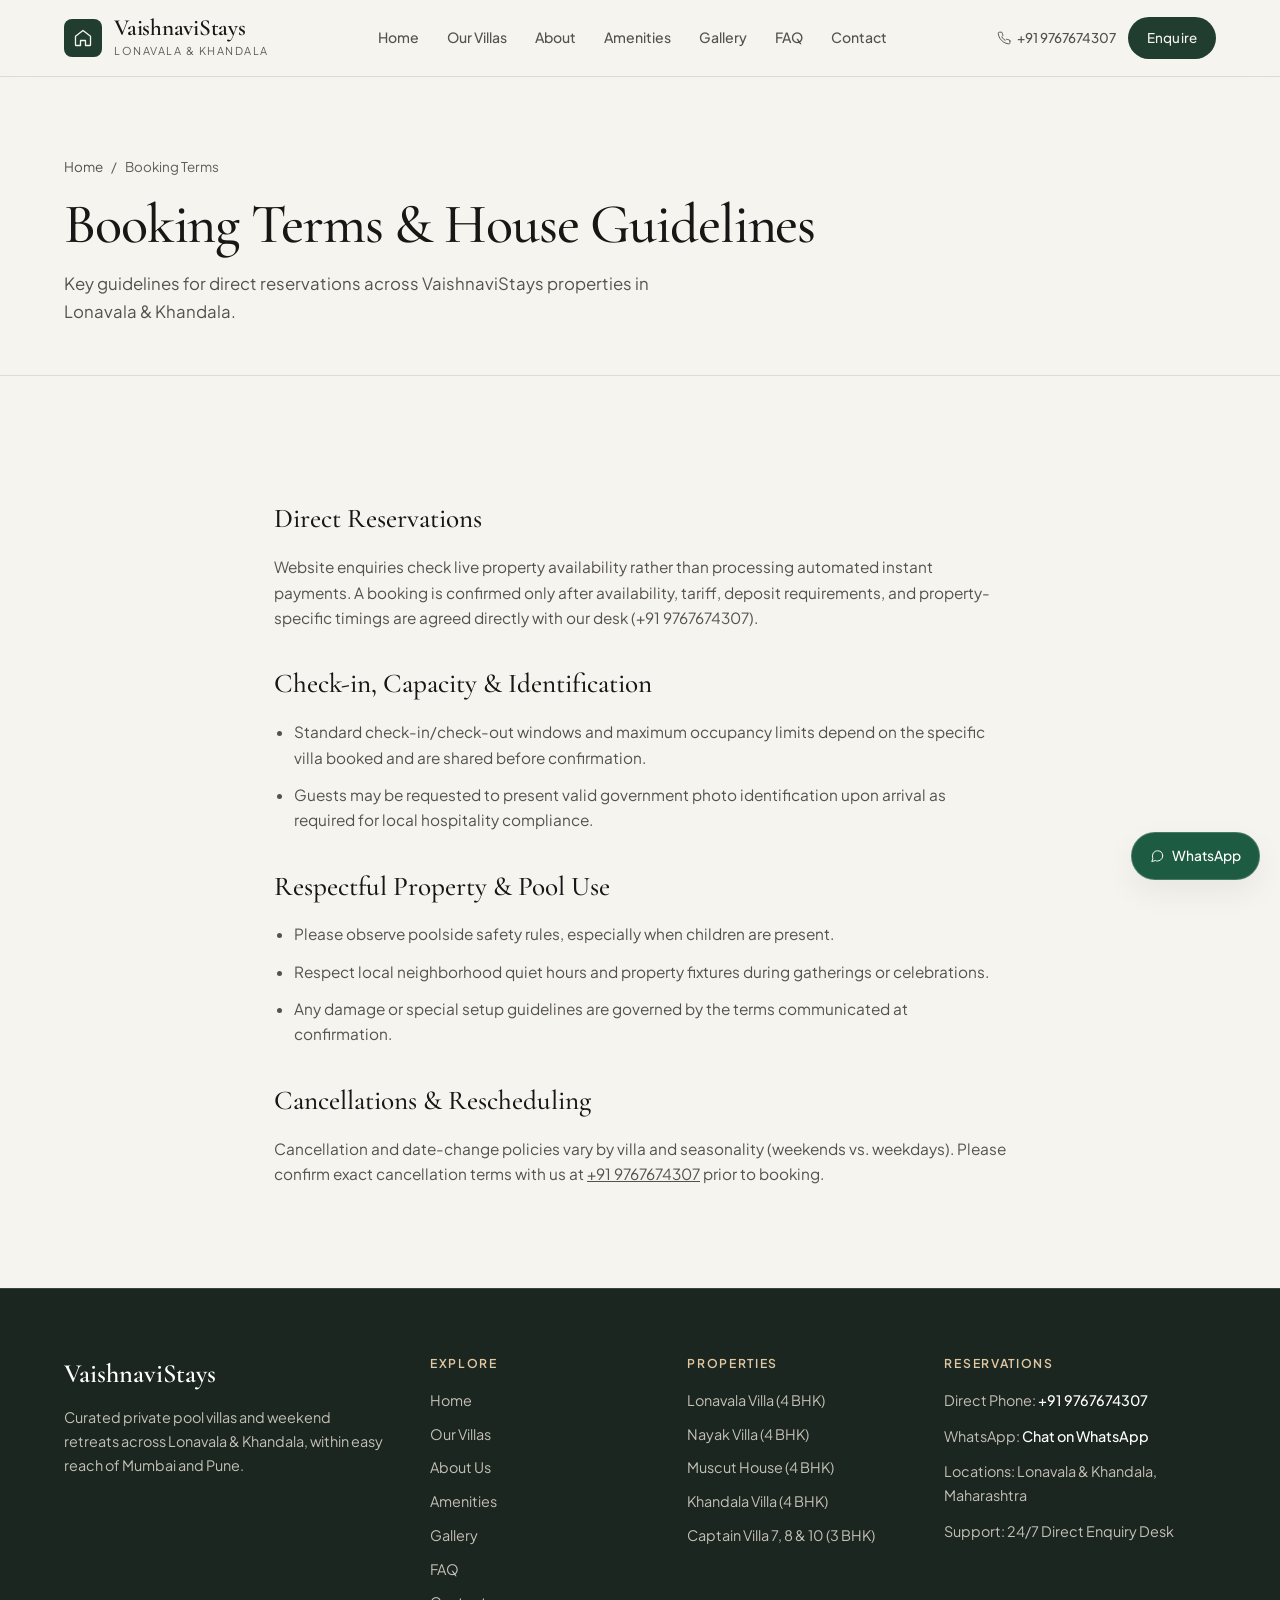
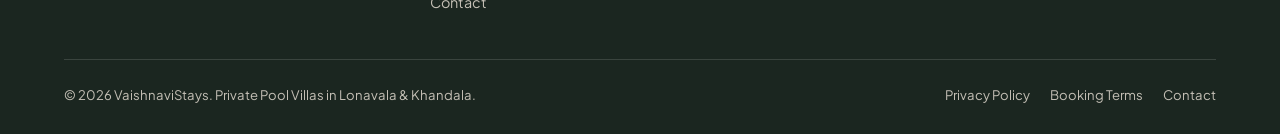
<file: terms.html>
<!DOCTYPE html>
<html lang="en">
<head>
  <meta charset="UTF-8">
  <meta name="viewport" content="width=device-width, initial-scale=1.0, viewport-fit=cover">
  <title>Booking Terms & Guidelines | VaishnaviStays</title>
  <meta name="description" content="Booking terms and house guidelines for VaishnaviStays villas in Lonavala & Khandala.">
  <meta name="robots" content="index, follow">
  <link rel="canonical" href="https://vaishnavistays.netlify.app/terms.html">
  <link rel="icon" type="image/svg+xml" href="favicon.svg">
  <meta name="google-site-verification" content="3MtQ7zPcXsZFa49aT6zNfIU-rexAqFXiJ9Jd2BXLzgg">

  <!-- Open Graph / Twitter -->
  <meta property="og:type" content="website">
  <meta property="og:url" content="https://vaishnavistays.netlify.app/terms.html">
  <meta property="og:title" content="Booking Terms & Guidelines | VaishnaviStays">
  <meta property="og:description" content="Booking terms and house guidelines for VaishnaviStays villas in Lonavala & Khandala.">
  <meta property="og:image" content="https://vaishnavistays.netlify.app/images/lonavala%20villa.jpg">
  <meta name="twitter:card" content="summary_large_image">
  <meta name="twitter:title" content="Booking Terms & Guidelines | VaishnaviStays">
  <meta name="twitter:description" content="Booking terms and house guidelines for VaishnaviStays villas in Lonavala & Khandala.">
  <meta name="twitter:image" content="https://vaishnavistays.netlify.app/images/lonavala%20villa.jpg">

  <!-- Fonts & Styles -->
  <link rel="preconnect" href="https://fonts.googleapis.com">
  <link rel="preconnect" href="https://fonts.gstatic.com" crossorigin>
  <link href="https://fonts.googleapis.com/css2?family=Cormorant+Garamond:wght@500;600&family=Plus+Jakarta+Sans:wght@400;500;600&display=swap" rel="stylesheet">
  <link rel="stylesheet" href="css/style.css">
  <script defer src="js/data.js"></script>
  <script defer src="js/main.js"></script>
</head><body>
  <a href="#mainContent" class="skip-link">Skip to main content</a>

  <header class="site-header">
    <div class="container">
      <nav class="navbar" aria-label="Main navigation">
        <a href="index.html" class="brand-logo">
          <span class="brand-mark"><svg width="20" height="20" viewBox="0 0 24 24" fill="none" stroke="currentColor" stroke-width="1.6" stroke-linecap="round" stroke-linejoin="round" aria-hidden="true"><path d="M3 10l9-7 9 7v10a1 1 0 0 1-1 1h-5v-6h-6v6H4a1 1 0 0 1-1-1V10z"/></svg></span>
          <span class="brand-text">
            <span class="brand-name">VaishnaviStays</span>
            <span class="brand-tagline">Lonavala &amp; Khandala</span>
          </span>
        </a>

        <div class="nav-menu">
          <a href="index.html" class="nav-link">Home</a>
          <a href="villas.html" class="nav-link">Our Villas</a>
          <a href="about.html" class="nav-link">About</a>
          <a href="services.html" class="nav-link">Amenities</a>
          <a href="gallery.html" class="nav-link">Gallery</a>
          <a href="faq.html" class="nav-link">FAQ</a>
          <a href="contact.html" class="nav-link">Contact</a>
        </div>

        <div class="nav-actions">
          <a href="tel:+919767674307" class="nav-phone">
            <svg class="icon" viewBox="0 0 24 24" fill="none" stroke="currentColor" stroke-width="1.6" stroke-linecap="round" stroke-linejoin="round" aria-hidden="true"><path d="M22 16.92v3a2 2 0 0 1-2.18 2 19.79 19.79 0 0 1-8.63-3.07 19.5 19.5 0 0 1-6-6 19.79 19.79 0 0 1-3.07-8.67A2 2 0 0 1 4.11 2h3a2 2 0 0 1 2 1.72 12.84 12.84 0 0 0 .7 2.81 2 2 0 0 1-.45 2.11L8.09 9.91a16 16 0 0 0 6 6l1.27-1.27a2 2 0 0 1 2.11-.45 12.84 12.84 0 0 0 2.81.7A2 2 0 0 1 22 16.92z"/></svg><span>+91 9767674307</span>
          </a>
          <a href="contact.html" class="btn btn-primary btn-sm">Enquire</a>
          <button type="button" class="mobile-toggle" aria-label="Open navigation menu" aria-expanded="false">
            <svg width="20" height="20" viewBox="0 0 24 24" fill="none" stroke="currentColor" stroke-width="1.75" stroke-linecap="round" aria-hidden="true"><line x1="3" y1="6" x2="21" y2="6"/><line x1="3" y1="12" x2="21" y2="12"/><line x1="3" y1="18" x2="21" y2="18"/></svg>
          </button>
        </div>
      </nav>
    </div>
  </header>

  <div class="drawer-backdrop"></div>
  <nav class="mobile-drawer" aria-label="Mobile navigation">
    <div class="drawer-header">
      <span class="brand-name">VaishnaviStays</span>
      <button type="button" class="drawer-close" aria-label="Close menu">&times;</button>
    </div>
    <div class="drawer-links">
      <a href="index.html" class="drawer-link"><span>Home</span><svg class="icon" viewBox="0 0 24 24" fill="none" stroke="currentColor" stroke-width="1.6" stroke-linecap="round" stroke-linejoin="round" aria-hidden="true"><polyline points="9 18 15 12 9 6"/></svg></a>
      <a href="villas.html" class="drawer-link"><span>Our Villas</span><svg class="icon" viewBox="0 0 24 24" fill="none" stroke="currentColor" stroke-width="1.6" stroke-linecap="round" stroke-linejoin="round" aria-hidden="true"><polyline points="9 18 15 12 9 6"/></svg></a>
      <a href="about.html" class="drawer-link"><span>About</span><svg class="icon" viewBox="0 0 24 24" fill="none" stroke="currentColor" stroke-width="1.6" stroke-linecap="round" stroke-linejoin="round" aria-hidden="true"><polyline points="9 18 15 12 9 6"/></svg></a>
      <a href="services.html" class="drawer-link"><span>Amenities</span><svg class="icon" viewBox="0 0 24 24" fill="none" stroke="currentColor" stroke-width="1.6" stroke-linecap="round" stroke-linejoin="round" aria-hidden="true"><polyline points="9 18 15 12 9 6"/></svg></a>
      <a href="gallery.html" class="drawer-link"><span>Gallery</span><svg class="icon" viewBox="0 0 24 24" fill="none" stroke="currentColor" stroke-width="1.6" stroke-linecap="round" stroke-linejoin="round" aria-hidden="true"><polyline points="9 18 15 12 9 6"/></svg></a>
      <a href="faq.html" class="drawer-link"><span>FAQ</span><svg class="icon" viewBox="0 0 24 24" fill="none" stroke="currentColor" stroke-width="1.6" stroke-linecap="round" stroke-linejoin="round" aria-hidden="true"><polyline points="9 18 15 12 9 6"/></svg></a>
      <a href="contact.html" class="drawer-link"><span>Contact</span><svg class="icon" viewBox="0 0 24 24" fill="none" stroke="currentColor" stroke-width="1.6" stroke-linecap="round" stroke-linejoin="round" aria-hidden="true"><polyline points="9 18 15 12 9 6"/></svg></a>
    </div>
    <div class="drawer-contact">
      <a href="tel:+919767674307" class="btn btn-outline btn-block">
        <svg class="icon" viewBox="0 0 24 24" fill="none" stroke="currentColor" stroke-width="1.6" stroke-linecap="round" stroke-linejoin="round" aria-hidden="true"><path d="M22 16.92v3a2 2 0 0 1-2.18 2 19.79 19.79 0 0 1-8.63-3.07 19.5 19.5 0 0 1-6-6 19.79 19.79 0 0 1-3.07-8.67A2 2 0 0 1 4.11 2h3a2 2 0 0 1 2 1.72 12.84 12.84 0 0 0 .7 2.81 2 2 0 0 1-.45 2.11L8.09 9.91a16 16 0 0 0 6 6l1.27-1.27a2 2 0 0 1 2.11-.45 12.84 12.84 0 0 0 2.81.7A2 2 0 0 1 22 16.92z"/></svg><span>Call +91 9767674307</span>
      </a>
      <a href="https://wa.me/919767674307?text=Hello%20VaishnaviStays,%20I%20would%20like%20to%20enquire%20about%20villa%20availability." target="_blank" rel="noopener noreferrer" class="btn btn-whatsapp btn-block">
        <svg class="icon" viewBox="0 0 24 24" fill="none" stroke="currentColor" stroke-width="1.6" stroke-linecap="round" stroke-linejoin="round" aria-hidden="true"><path d="M21 11.5a8.38 8.38 0 0 1-.9 3.8 8.5 8.5 0 0 1-7.6 4.7 8.38 8.38 0 0 1-3.8-.9L3 21l1.9-5.7a8.38 8.38 0 0 1-.9-3.8 8.5 8.5 0 0 1 4.7-7.6 8.38 8.38 0 0 1 3.8-.9h.5a8.48 8.48 0 0 1 8 8v.5z"/></svg><span>WhatsApp Booking</span>
      </a>
    </div>
  </nav>

  <main id="mainContent">
    <section class="page-banner">
      <div class="container">
        <div class="breadcrumbs"><a href="index.html">Home</a> <span>/</span> <span>Booking Terms</span></div>
        <h1 class="page-banner__title">Booking Terms &amp; House Guidelines</h1>
        <p class="page-banner__lead">Key guidelines for direct reservations across VaishnaviStays properties in Lonavala &amp; Khandala.</p>
      </div>
    </section>

    <section class="section">
      <div class="container legal-prose">
        <h2>Direct Reservations</h2>
        <p>Website enquiries check live property availability rather than processing automated instant payments. A booking is confirmed only after availability, tariff, deposit requirements, and property-specific timings are agreed directly with our desk (+91 9767674307).</p>

        <h2>Check-in, Capacity &amp; Identification</h2>
        <ul>
          <li>Standard check-in/check-out windows and maximum occupancy limits depend on the specific villa booked and are shared before confirmation.</li>
          <li>Guests may be requested to present valid government photo identification upon arrival as required for local hospitality compliance.</li>
        </ul>

        <h2>Respectful Property &amp; Pool Use</h2>
        <ul>
          <li>Please observe poolside safety rules, especially when children are present.</li>
          <li>Respect local neighborhood quiet hours and property fixtures during gatherings or celebrations.</li>
          <li>Any damage or special setup guidelines are governed by the terms communicated at confirmation.</li>
        </ul>

        <h2>Cancellations &amp; Rescheduling</h2>
        <p>Cancellation and date-change policies vary by villa and seasonality (weekends vs. weekdays). Please confirm exact cancellation terms with us at <a href="tel:+919767674307" style="text-decoration:underline;">+91 9767674307</a> prior to booking.</p>
      </div>
    </section>
  </main>

  <footer class="site-footer">
    <div class="container">
      <div class="footer-grid">
        <div class="footer-about">
          <span class="footer-brand-name">VaishnaviStays</span>
          <p>Curated private pool villas and weekend retreats across Lonavala &amp; Khandala, within easy reach of Mumbai and Pune.</p>
        </div>

        <div class="footer-col">
          <h4>Explore</h4>
          <div class="footer-links">
            <a href="index.html" class="footer-link">Home</a>
            <a href="villas.html" class="footer-link">Our Villas</a>
            <a href="about.html" class="footer-link">About Us</a>
            <a href="services.html" class="footer-link">Amenities</a>
            <a href="gallery.html" class="footer-link">Gallery</a>
            <a href="faq.html" class="footer-link">FAQ</a>
            <a href="contact.html" class="footer-link">Contact</a>
          </div>
        </div>

        <div class="footer-col">
          <h4>Properties</h4>
          <div class="footer-links">
            <a href="villa.html?slug=lonavala-villa" class="footer-link">Lonavala Villa (4 BHK)</a>
            <a href="villa.html?slug=nayak-villa" class="footer-link">Nayak Villa (4 BHK)</a>
            <a href="villa.html?slug=muscut-house" class="footer-link">Muscut House (4 BHK)</a>
            <a href="villa.html?slug=khandala-villa" class="footer-link">Khandala Villa (4 BHK)</a>
            <a href="villa.html?slug=captain-villa-7" class="footer-link">Captain Villa 7, 8 &amp; 10 (3 BHK)</a>
          </div>
        </div>

        <div class="footer-col">
          <h4>Reservations</h4>
          <div class="footer-contact-list">
            <div>Direct Phone: <a href="tel:+919767674307">+91 9767674307</a></div>
            <div>WhatsApp: <a href="https://wa.me/919767674307" target="_blank" rel="noopener noreferrer">Chat on WhatsApp</a></div>
            <div>Locations: Lonavala &amp; Khandala, Maharashtra</div>
            <div>Support: 24/7 Direct Enquiry Desk</div>
          </div>
        </div>
      </div>

      <div class="footer-bottom">
        <p>&copy; 2026 VaishnaviStays. Private Pool Villas in Lonavala &amp; Khandala.</p>
        <div class="footer-legal">
          <a href="privacy.html">Privacy Policy</a>
          <a href="terms.html">Booking Terms</a>
          <a href="contact.html">Contact</a>
        </div>
      </div>
    </div>
  </footer>

  <a href="https://wa.me/919767674307?text=Hello%20VaishnaviStays,%20I%20would%20like%20to%20check%20villa%20availability." target="_blank" rel="noopener noreferrer" class="floating-whatsapp" aria-label="Enquire on WhatsApp">
    <svg class="icon" viewBox="0 0 24 24" fill="none" stroke="currentColor" stroke-width="1.6" stroke-linecap="round" stroke-linejoin="round" aria-hidden="true"><path d="M21 11.5a8.38 8.38 0 0 1-.9 3.8 8.5 8.5 0 0 1-7.6 4.7 8.38 8.38 0 0 1-3.8-.9L3 21l1.9-5.7a8.38 8.38 0 0 1-.9-3.8 8.5 8.5 0 0 1 4.7-7.6 8.38 8.38 0 0 1 3.8-.9h.5a8.48 8.48 0 0 1 8 8v.5z"/></svg><span>WhatsApp</span>
  </a>

  <button type="button" class="back-to-top" aria-label="Back to top">
    <svg class="icon" viewBox="0 0 24 24" fill="none" stroke="currentColor" stroke-width="1.75" stroke-linecap="round" stroke-linejoin="round" aria-hidden="true"><polyline points="18 15 12 9 6 15"/></svg>
  </button>
</body>
</html>
</file>
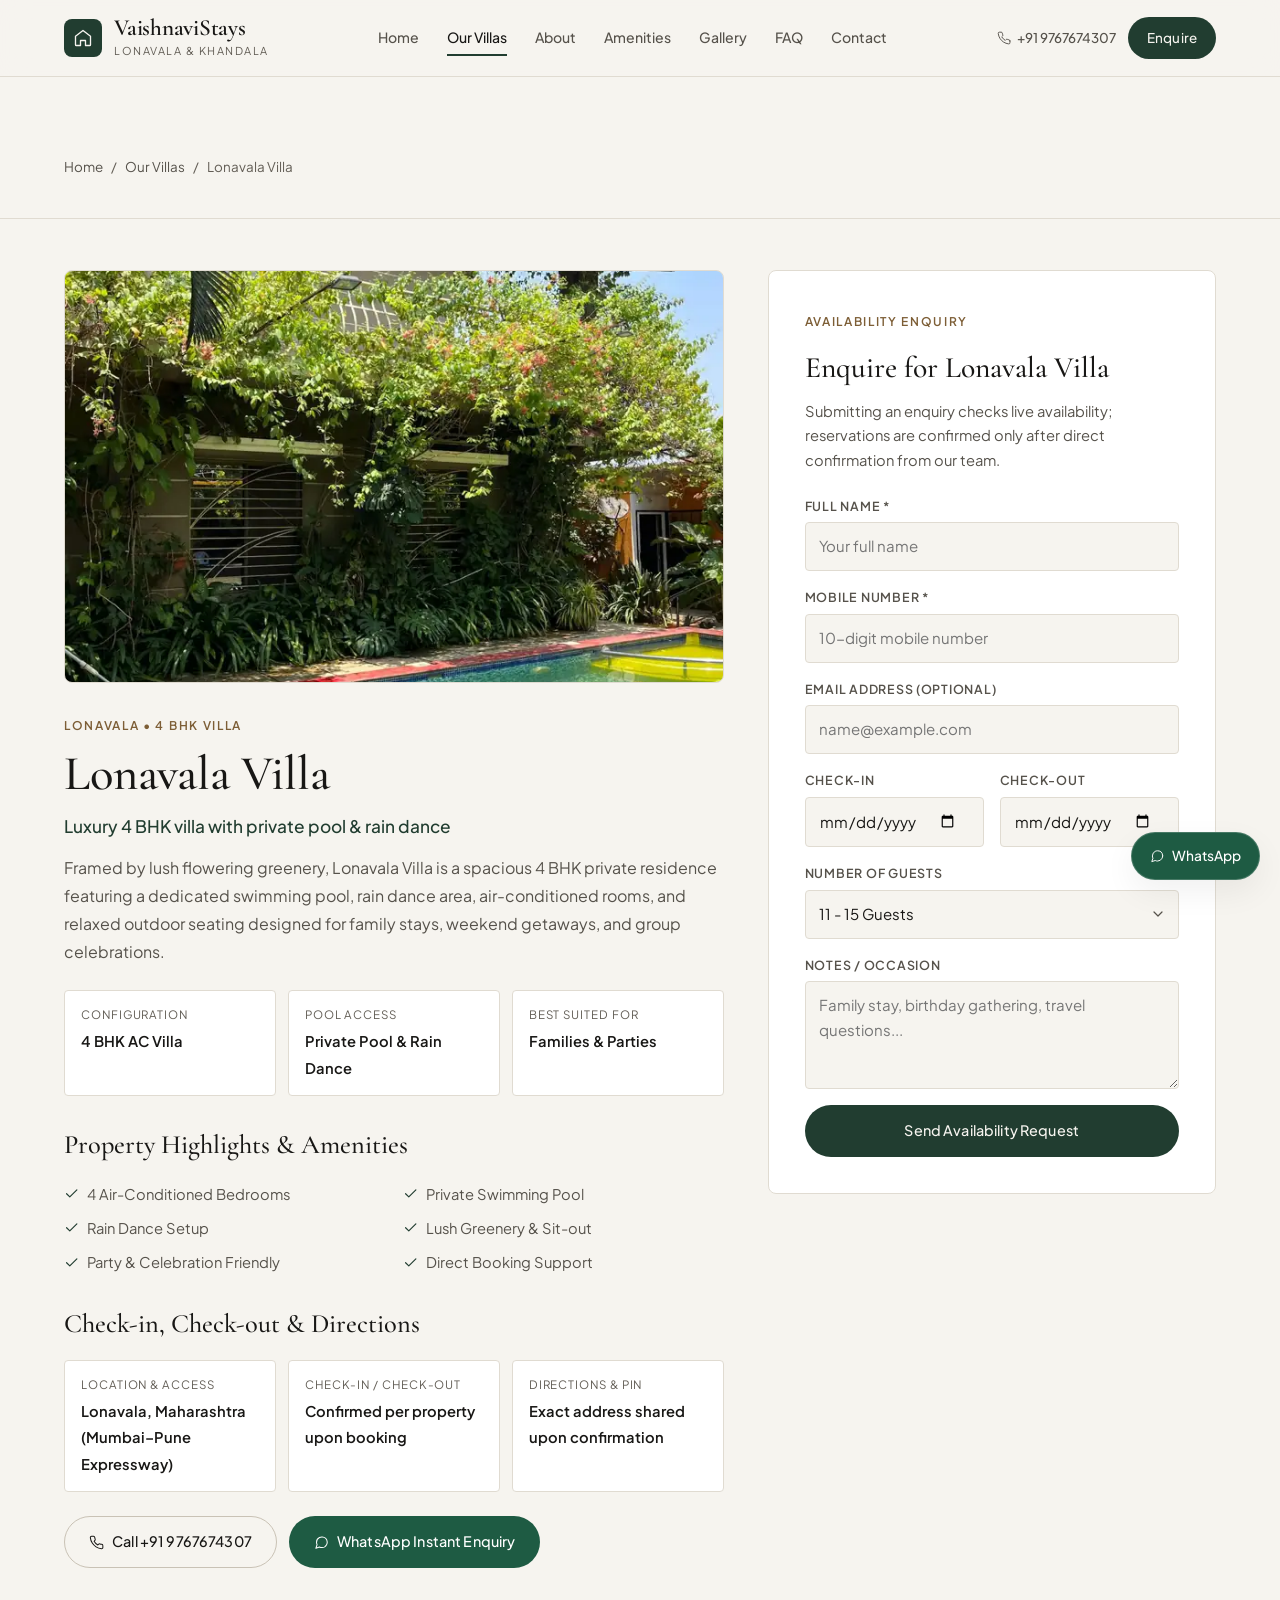
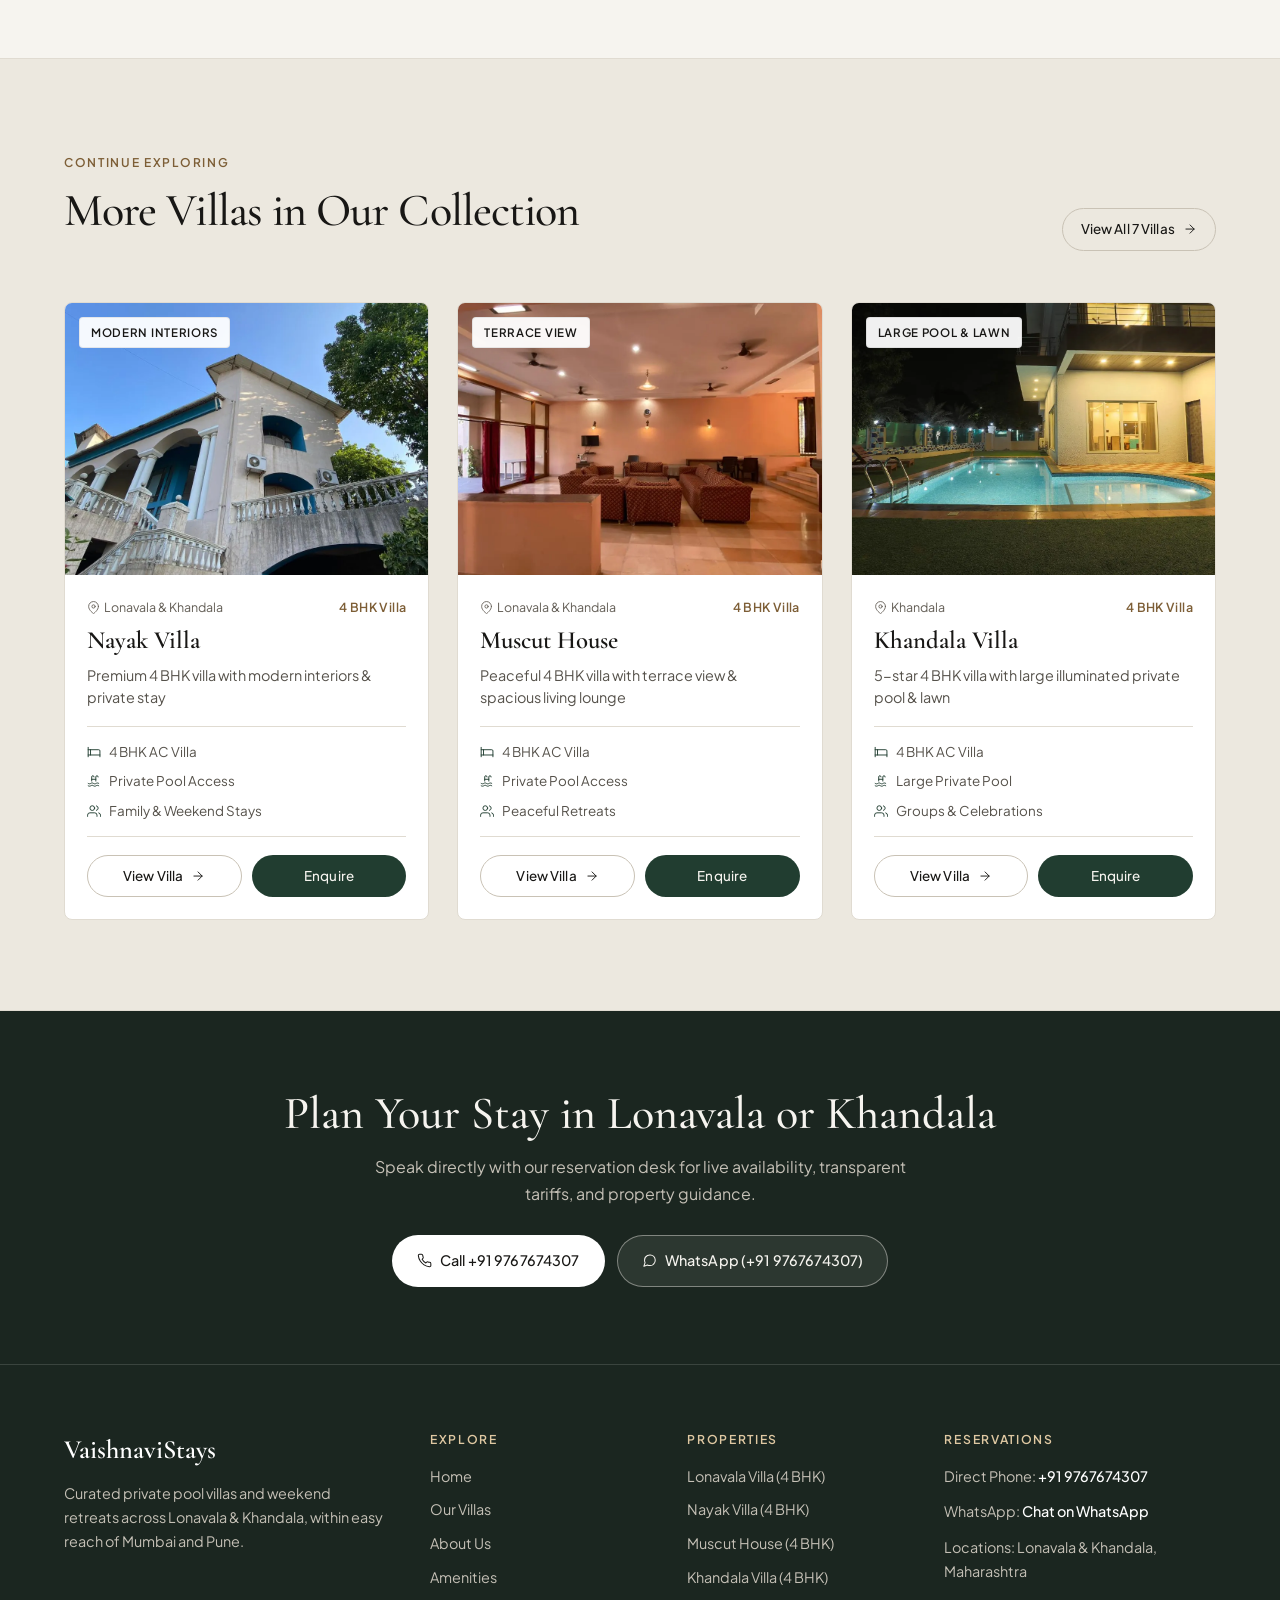
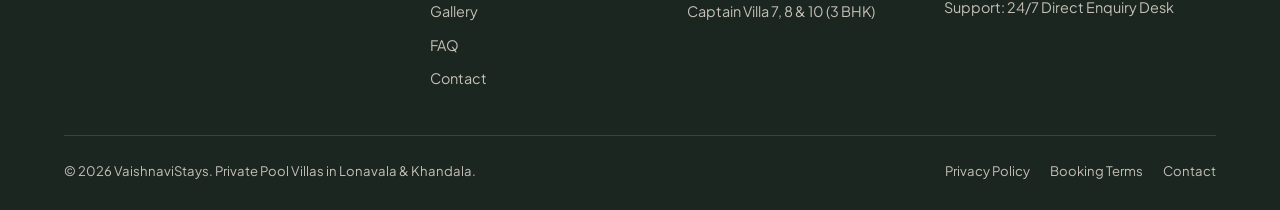
<file: villa.html>
<!DOCTYPE html>
<html lang="en">
<head>
  <meta charset="UTF-8">
  <meta name="viewport" content="width=device-width, initial-scale=1.0, viewport-fit=cover">
  <title>Villa Details | VaishnaviStays</title>
  <meta name="description" content="View villa photos, amenities, and direct booking enquiry details at VaishnaviStays in Lonavala & Khandala. Call +91 9767674307.">
  <meta name="robots" content="index, follow">
  <link rel="canonical" href="https://vaishnavistays.netlify.app/villa.html">
  <link rel="icon" type="image/svg+xml" href="favicon.svg">
  <meta name="google-site-verification" content="3MtQ7zPcXsZFa49aT6zNfIU-rexAqFXiJ9Jd2BXLzgg">

  <!-- Open Graph / Twitter -->
  <meta property="og:type" content="website">
  <meta property="og:url" content="https://vaishnavistays.netlify.app/villa.html">
  <meta property="og:title" content="Villa Details | VaishnaviStays">
  <meta property="og:description" content="View villa photos, amenities, and direct booking enquiry details at VaishnaviStays in Lonavala & Khandala. Call +91 9767674307.">
  <meta property="og:image" content="https://vaishnavistays.netlify.app/images/lonavala%20villa.jpg">
  <meta name="twitter:card" content="summary_large_image">
  <meta name="twitter:title" content="Villa Details | VaishnaviStays">
  <meta name="twitter:description" content="View villa photos, amenities, and direct booking enquiry details at VaishnaviStays in Lonavala & Khandala. Call +91 9767674307.">
  <meta name="twitter:image" content="https://vaishnavistays.netlify.app/images/lonavala%20villa.jpg">

  <!-- Fonts & Styles -->
  <link rel="preconnect" href="https://fonts.googleapis.com">
  <link rel="preconnect" href="https://fonts.gstatic.com" crossorigin>
  <link href="https://fonts.googleapis.com/css2?family=Cormorant+Garamond:wght@500;600&family=Plus+Jakarta+Sans:wght@400;500;600&display=swap" rel="stylesheet">
  <link rel="stylesheet" href="css/style.css">
  <script defer src="js/data.js"></script>
  <script defer src="js/main.js"></script>
</head><body>
  <a href="#mainContent" class="skip-link">Skip to main content</a>

  <header class="site-header">
    <div class="container">
      <nav class="navbar" aria-label="Main navigation">
        <a href="index.html" class="brand-logo">
          <span class="brand-mark"><svg width="20" height="20" viewBox="0 0 24 24" fill="none" stroke="currentColor" stroke-width="1.6" stroke-linecap="round" stroke-linejoin="round" aria-hidden="true"><path d="M3 10l9-7 9 7v10a1 1 0 0 1-1 1h-5v-6h-6v6H4a1 1 0 0 1-1-1V10z"/></svg></span>
          <span class="brand-text">
            <span class="brand-name">VaishnaviStays</span>
            <span class="brand-tagline">Lonavala &amp; Khandala</span>
          </span>
        </a>

        <div class="nav-menu">
          <a href="index.html" class="nav-link">Home</a>
          <a href="villas.html" class="nav-link is-active" aria-current="page">Our Villas</a>
          <a href="about.html" class="nav-link">About</a>
          <a href="services.html" class="nav-link">Amenities</a>
          <a href="gallery.html" class="nav-link">Gallery</a>
          <a href="faq.html" class="nav-link">FAQ</a>
          <a href="contact.html" class="nav-link">Contact</a>
        </div>

        <div class="nav-actions">
          <a href="tel:+919767674307" class="nav-phone">
            <svg class="icon" viewBox="0 0 24 24" fill="none" stroke="currentColor" stroke-width="1.6" stroke-linecap="round" stroke-linejoin="round" aria-hidden="true"><path d="M22 16.92v3a2 2 0 0 1-2.18 2 19.79 19.79 0 0 1-8.63-3.07 19.5 19.5 0 0 1-6-6 19.79 19.79 0 0 1-3.07-8.67A2 2 0 0 1 4.11 2h3a2 2 0 0 1 2 1.72 12.84 12.84 0 0 0 .7 2.81 2 2 0 0 1-.45 2.11L8.09 9.91a16 16 0 0 0 6 6l1.27-1.27a2 2 0 0 1 2.11-.45 12.84 12.84 0 0 0 2.81.7A2 2 0 0 1 22 16.92z"/></svg><span>+91 9767674307</span>
          </a>
          <a href="contact.html" class="btn btn-primary btn-sm">Enquire</a>
          <button type="button" class="mobile-toggle" aria-label="Open navigation menu" aria-expanded="false">
            <svg width="20" height="20" viewBox="0 0 24 24" fill="none" stroke="currentColor" stroke-width="1.75" stroke-linecap="round" aria-hidden="true"><line x1="3" y1="6" x2="21" y2="6"/><line x1="3" y1="12" x2="21" y2="12"/><line x1="3" y1="18" x2="21" y2="18"/></svg>
          </button>
        </div>
      </nav>
    </div>
  </header>

  <div class="drawer-backdrop"></div>
  <nav class="mobile-drawer" aria-label="Mobile navigation">
    <div class="drawer-header">
      <span class="brand-name">VaishnaviStays</span>
      <button type="button" class="drawer-close" aria-label="Close menu">&times;</button>
    </div>
    <div class="drawer-links">
      <a href="index.html" class="drawer-link"><span>Home</span><svg class="icon" viewBox="0 0 24 24" fill="none" stroke="currentColor" stroke-width="1.6" stroke-linecap="round" stroke-linejoin="round" aria-hidden="true"><polyline points="9 18 15 12 9 6"/></svg></a>
      <a href="villas.html" class="drawer-link is-active" aria-current="page"><span>Our Villas</span><svg class="icon" viewBox="0 0 24 24" fill="none" stroke="currentColor" stroke-width="1.6" stroke-linecap="round" stroke-linejoin="round" aria-hidden="true"><polyline points="9 18 15 12 9 6"/></svg></a>
      <a href="about.html" class="drawer-link"><span>About</span><svg class="icon" viewBox="0 0 24 24" fill="none" stroke="currentColor" stroke-width="1.6" stroke-linecap="round" stroke-linejoin="round" aria-hidden="true"><polyline points="9 18 15 12 9 6"/></svg></a>
      <a href="services.html" class="drawer-link"><span>Amenities</span><svg class="icon" viewBox="0 0 24 24" fill="none" stroke="currentColor" stroke-width="1.6" stroke-linecap="round" stroke-linejoin="round" aria-hidden="true"><polyline points="9 18 15 12 9 6"/></svg></a>
      <a href="gallery.html" class="drawer-link"><span>Gallery</span><svg class="icon" viewBox="0 0 24 24" fill="none" stroke="currentColor" stroke-width="1.6" stroke-linecap="round" stroke-linejoin="round" aria-hidden="true"><polyline points="9 18 15 12 9 6"/></svg></a>
      <a href="faq.html" class="drawer-link"><span>FAQ</span><svg class="icon" viewBox="0 0 24 24" fill="none" stroke="currentColor" stroke-width="1.6" stroke-linecap="round" stroke-linejoin="round" aria-hidden="true"><polyline points="9 18 15 12 9 6"/></svg></a>
      <a href="contact.html" class="drawer-link"><span>Contact</span><svg class="icon" viewBox="0 0 24 24" fill="none" stroke="currentColor" stroke-width="1.6" stroke-linecap="round" stroke-linejoin="round" aria-hidden="true"><polyline points="9 18 15 12 9 6"/></svg></a>
    </div>
    <div class="drawer-contact">
      <a href="tel:+919767674307" class="btn btn-outline btn-block">
        <svg class="icon" viewBox="0 0 24 24" fill="none" stroke="currentColor" stroke-width="1.6" stroke-linecap="round" stroke-linejoin="round" aria-hidden="true"><path d="M22 16.92v3a2 2 0 0 1-2.18 2 19.79 19.79 0 0 1-8.63-3.07 19.5 19.5 0 0 1-6-6 19.79 19.79 0 0 1-3.07-8.67A2 2 0 0 1 4.11 2h3a2 2 0 0 1 2 1.72 12.84 12.84 0 0 0 .7 2.81 2 2 0 0 1-.45 2.11L8.09 9.91a16 16 0 0 0 6 6l1.27-1.27a2 2 0 0 1 2.11-.45 12.84 12.84 0 0 0 2.81.7A2 2 0 0 1 22 16.92z"/></svg><span>Call +91 9767674307</span>
      </a>
      <a href="https://wa.me/919767674307?text=Hello%20VaishnaviStays,%20I%20would%20like%20to%20enquire%20about%20villa%20availability." target="_blank" rel="noopener noreferrer" class="btn btn-whatsapp btn-block">
        <svg class="icon" viewBox="0 0 24 24" fill="none" stroke="currentColor" stroke-width="1.6" stroke-linecap="round" stroke-linejoin="round" aria-hidden="true"><path d="M21 11.5a8.38 8.38 0 0 1-.9 3.8 8.5 8.5 0 0 1-7.6 4.7 8.38 8.38 0 0 1-3.8-.9L3 21l1.9-5.7a8.38 8.38 0 0 1-.9-3.8 8.5 8.5 0 0 1 4.7-7.6 8.38 8.38 0 0 1 3.8-.9h.5a8.48 8.48 0 0 1 8 8v.5z"/></svg><span>WhatsApp Booking</span>
      </a>
    </div>
  </nav>

  <main id="mainContent">
    <section class="page-banner" style="padding-bottom:24px;">
      <div class="container">
        <div class="breadcrumbs">
          <a href="index.html">Home</a> <span>/</span>
          <a href="villas.html">Our Villas</a> <span>/</span>
          <span id="villaBreadcrumbTitle">Villa Details</span>
        </div>
      </div>
    </section>
    <div id="villaDetailRoot"></div>
    <section class="cta-band">
      <div class="container">
        <h2 class="cta-band__title">Plan Your Stay in Lonavala or Khandala</h2>
        <p class="cta-band__lead">Speak directly with our reservation desk for live availability, transparent tariffs, and property guidance.</p>
        <div class="cta-band__actions">
          <a href="tel:+919767674307" class="btn btn-light">
            <svg class="icon" viewBox="0 0 24 24" fill="none" stroke="currentColor" stroke-width="1.6" stroke-linecap="round" stroke-linejoin="round" aria-hidden="true"><path d="M22 16.92v3a2 2 0 0 1-2.18 2 19.79 19.79 0 0 1-8.63-3.07 19.5 19.5 0 0 1-6-6 19.79 19.79 0 0 1-3.07-8.67A2 2 0 0 1 4.11 2h3a2 2 0 0 1 2 1.72 12.84 12.84 0 0 0 .7 2.81 2 2 0 0 1-.45 2.11L8.09 9.91a16 16 0 0 0 6 6l1.27-1.27a2 2 0 0 1 2.11-.45 12.84 12.84 0 0 0 2.81.7A2 2 0 0 1 22 16.92z"/></svg><span>Call +91 9767674307</span>
          </a>
          <a href="https://wa.me/919767674307?text=Hello%20VaishnaviStays,%20I%20am%20interested%20in%20booking%20a%20private%20villa." target="_blank" rel="noopener noreferrer" class="btn btn-outline-light">
            <svg class="icon" viewBox="0 0 24 24" fill="none" stroke="currentColor" stroke-width="1.6" stroke-linecap="round" stroke-linejoin="round" aria-hidden="true"><path d="M21 11.5a8.38 8.38 0 0 1-.9 3.8 8.5 8.5 0 0 1-7.6 4.7 8.38 8.38 0 0 1-3.8-.9L3 21l1.9-5.7a8.38 8.38 0 0 1-.9-3.8 8.5 8.5 0 0 1 4.7-7.6 8.38 8.38 0 0 1 3.8-.9h.5a8.48 8.48 0 0 1 8 8v.5z"/></svg><span>WhatsApp (+91 9767674307)</span>
          </a>
        </div>
      </div>
    </section>  </main>

  <footer class="site-footer">
    <div class="container">
      <div class="footer-grid">
        <div class="footer-about">
          <span class="footer-brand-name">VaishnaviStays</span>
          <p>Curated private pool villas and weekend retreats across Lonavala &amp; Khandala, within easy reach of Mumbai and Pune.</p>
        </div>

        <div class="footer-col">
          <h4>Explore</h4>
          <div class="footer-links">
            <a href="index.html" class="footer-link">Home</a>
            <a href="villas.html" class="footer-link">Our Villas</a>
            <a href="about.html" class="footer-link">About Us</a>
            <a href="services.html" class="footer-link">Amenities</a>
            <a href="gallery.html" class="footer-link">Gallery</a>
            <a href="faq.html" class="footer-link">FAQ</a>
            <a href="contact.html" class="footer-link">Contact</a>
          </div>
        </div>

        <div class="footer-col">
          <h4>Properties</h4>
          <div class="footer-links">
            <a href="villa.html?slug=lonavala-villa" class="footer-link">Lonavala Villa (4 BHK)</a>
            <a href="villa.html?slug=nayak-villa" class="footer-link">Nayak Villa (4 BHK)</a>
            <a href="villa.html?slug=muscut-house" class="footer-link">Muscut House (4 BHK)</a>
            <a href="villa.html?slug=khandala-villa" class="footer-link">Khandala Villa (4 BHK)</a>
            <a href="villa.html?slug=captain-villa-7" class="footer-link">Captain Villa 7, 8 &amp; 10 (3 BHK)</a>
          </div>
        </div>

        <div class="footer-col">
          <h4>Reservations</h4>
          <div class="footer-contact-list">
            <div>Direct Phone: <a href="tel:+919767674307">+91 9767674307</a></div>
            <div>WhatsApp: <a href="https://wa.me/919767674307" target="_blank" rel="noopener noreferrer">Chat on WhatsApp</a></div>
            <div>Locations: Lonavala &amp; Khandala, Maharashtra</div>
            <div>Support: 24/7 Direct Enquiry Desk</div>
          </div>
        </div>
      </div>

      <div class="footer-bottom">
        <p>&copy; 2026 VaishnaviStays. Private Pool Villas in Lonavala &amp; Khandala.</p>
        <div class="footer-legal">
          <a href="privacy.html">Privacy Policy</a>
          <a href="terms.html">Booking Terms</a>
          <a href="contact.html">Contact</a>
        </div>
      </div>
    </div>
  </footer>

  <a href="https://wa.me/919767674307?text=Hello%20VaishnaviStays,%20I%20would%20like%20to%20check%20villa%20availability." target="_blank" rel="noopener noreferrer" class="floating-whatsapp" aria-label="Enquire on WhatsApp">
    <svg class="icon" viewBox="0 0 24 24" fill="none" stroke="currentColor" stroke-width="1.6" stroke-linecap="round" stroke-linejoin="round" aria-hidden="true"><path d="M21 11.5a8.38 8.38 0 0 1-.9 3.8 8.5 8.5 0 0 1-7.6 4.7 8.38 8.38 0 0 1-3.8-.9L3 21l1.9-5.7a8.38 8.38 0 0 1-.9-3.8 8.5 8.5 0 0 1 4.7-7.6 8.38 8.38 0 0 1 3.8-.9h.5a8.48 8.48 0 0 1 8 8v.5z"/></svg><span>WhatsApp</span>
  </a>

  <button type="button" class="back-to-top" aria-label="Back to top">
    <svg class="icon" viewBox="0 0 24 24" fill="none" stroke="currentColor" stroke-width="1.75" stroke-linecap="round" stroke-linejoin="round" aria-hidden="true"><polyline points="18 15 12 9 6 15"/></svg>
  </button>
</body>
</html>
</file>
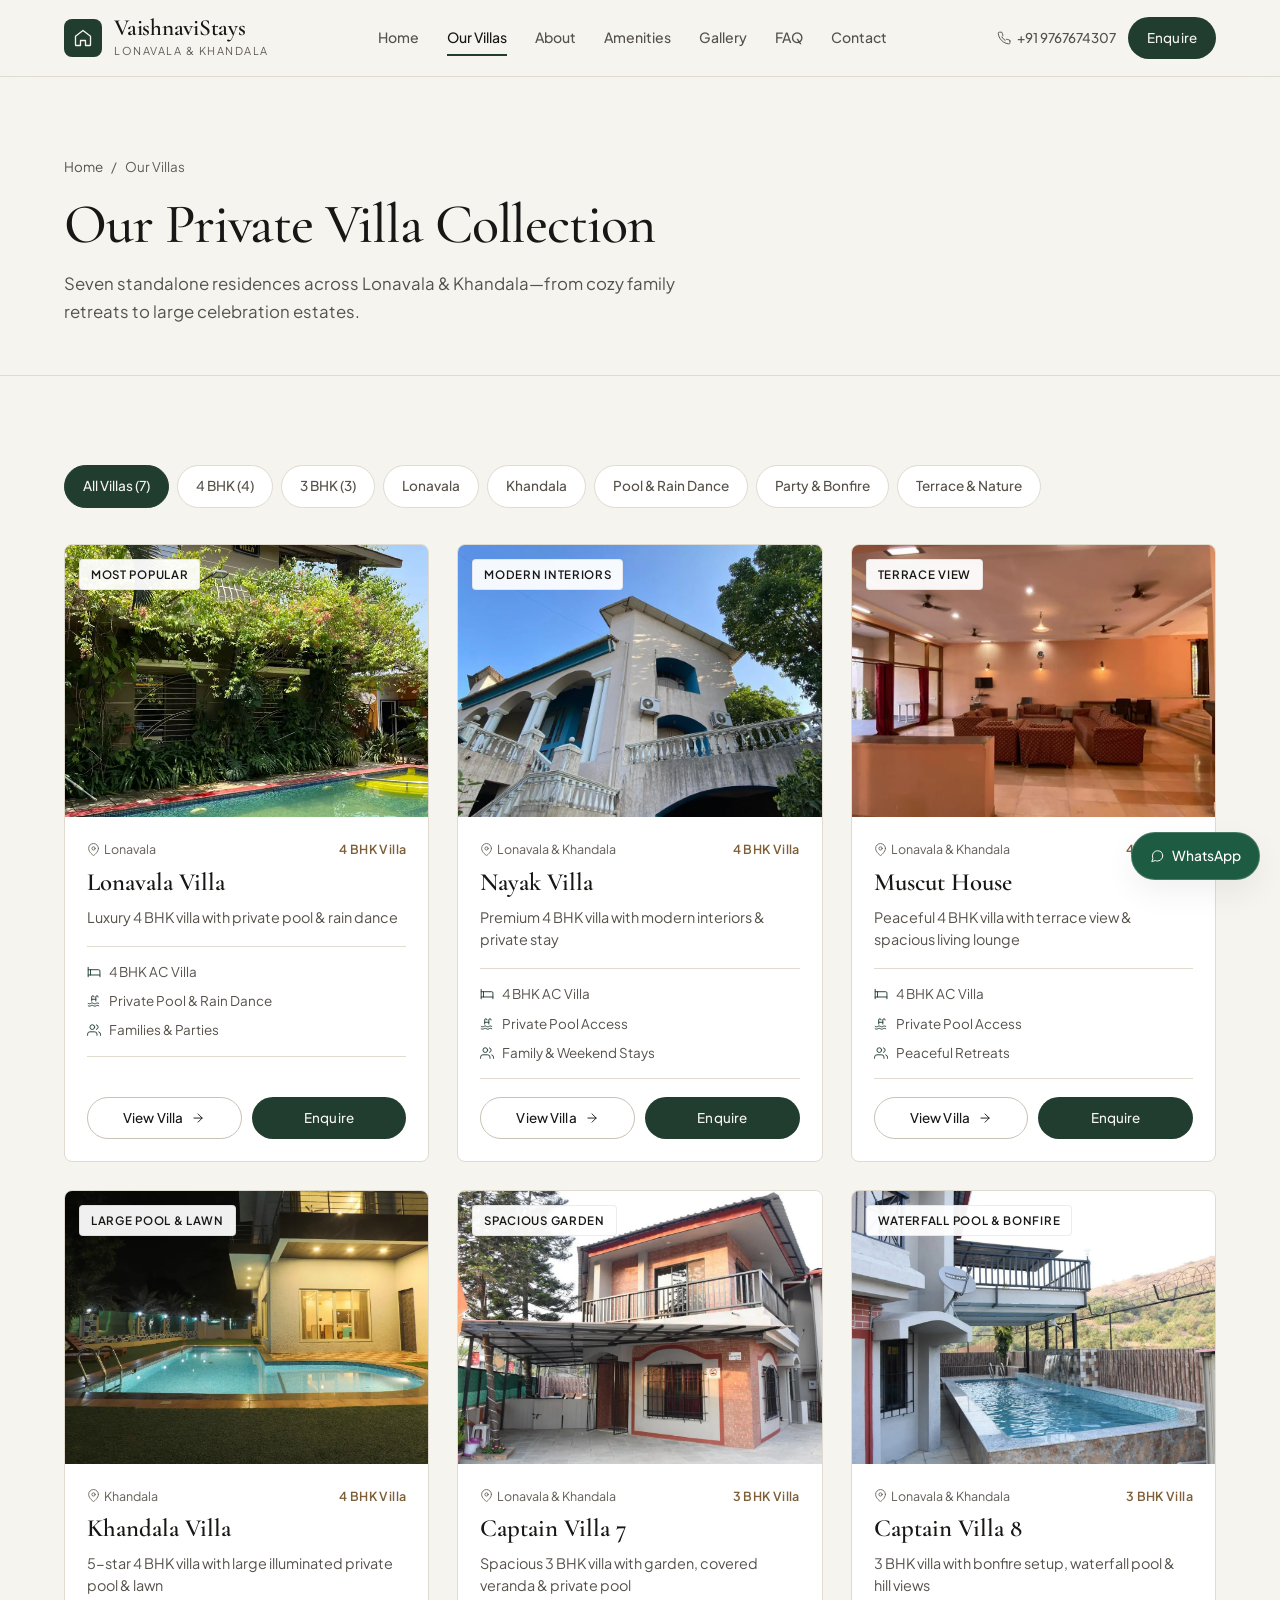
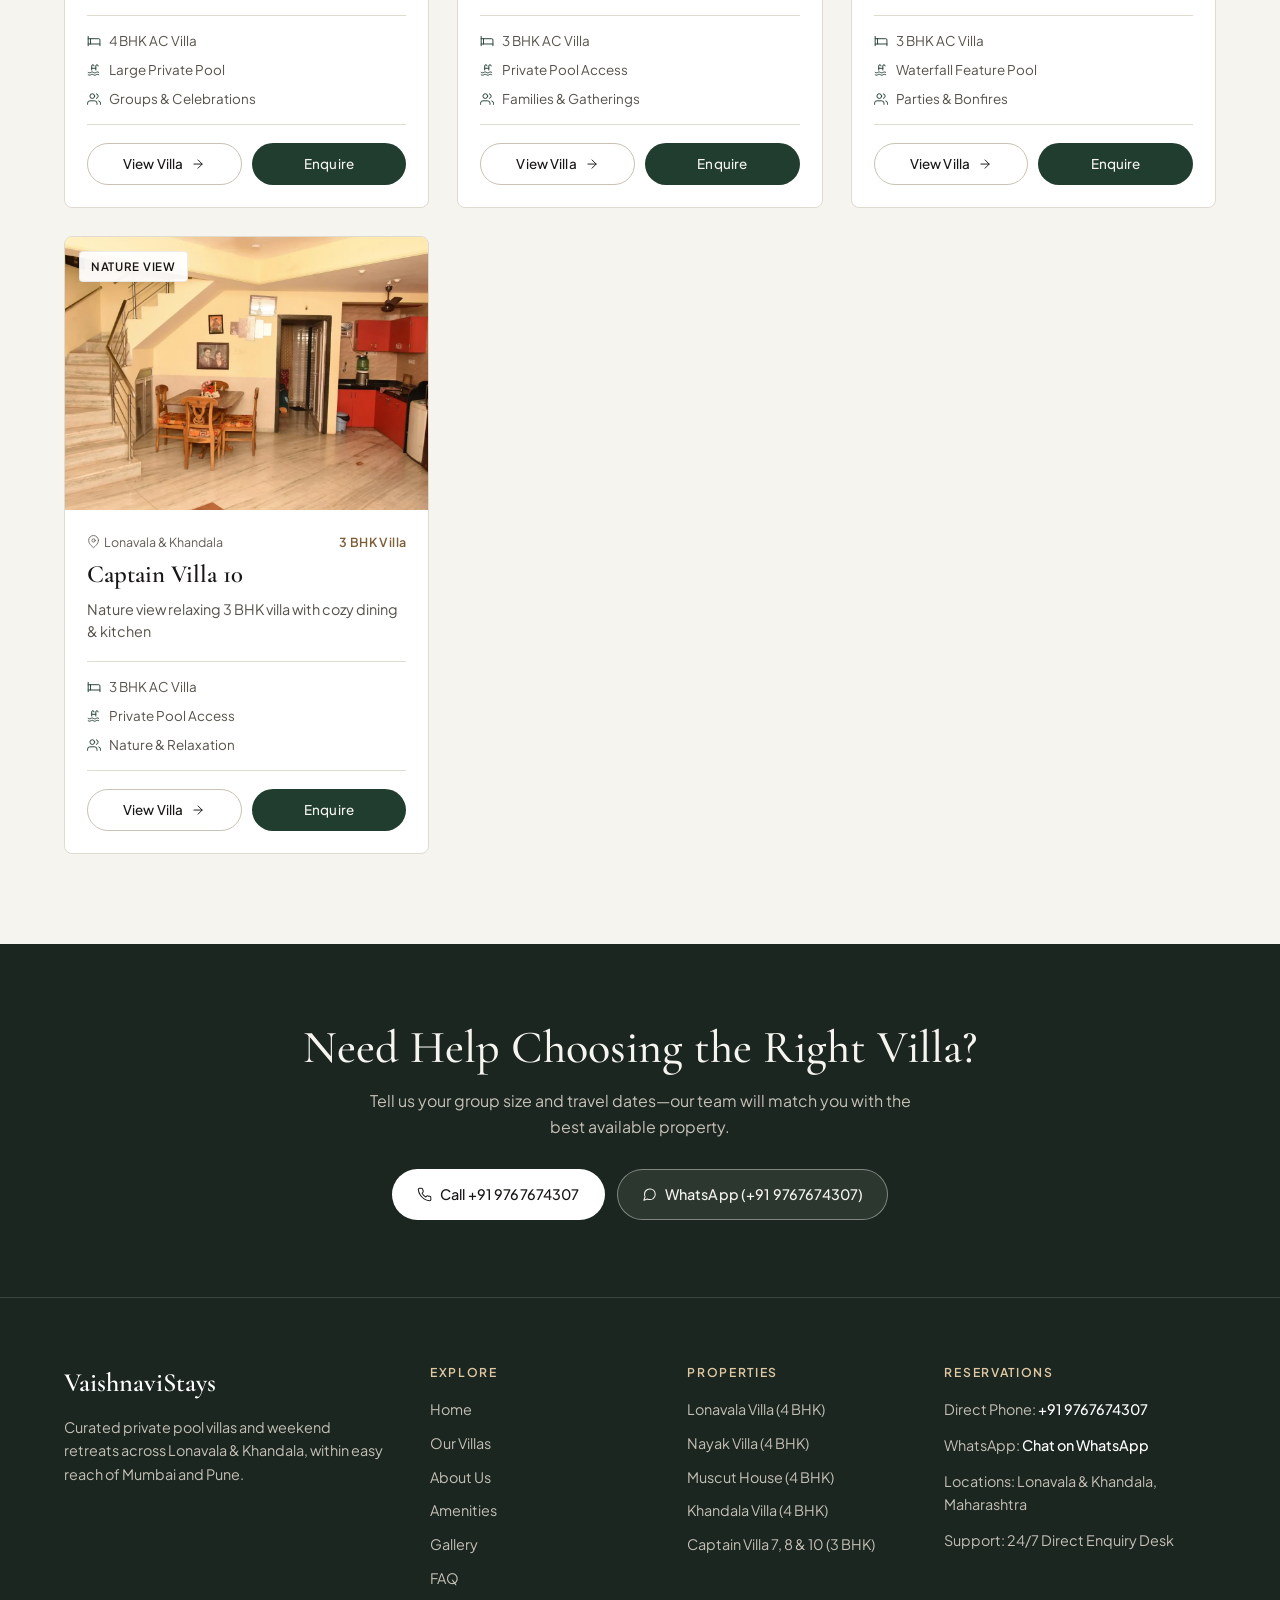
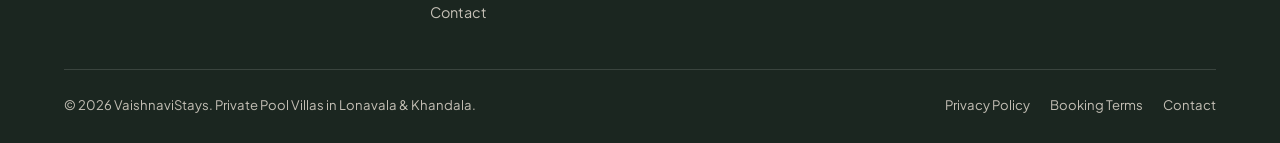
<file: villas.html>
<!DOCTYPE html>
<html lang="en">
<head>
  <meta charset="UTF-8">
  <meta name="viewport" content="width=device-width, initial-scale=1.0, viewport-fit=cover">
  <title>Our Villas in Lonavala & Khandala | VaishnaviStays</title>
  <meta name="description" content="Explore all 7 private pool villas by VaishnaviStays in Lonavala & Khandala—Lonavala Villa, Nayak Villa, Muscut House, Khandala Villa, and Captain Villas 7, 8 & 10. Call +91 9767674307.">
  <meta name="robots" content="index, follow">
  <link rel="canonical" href="https://vaishnavistays.netlify.app/villas.html">
  <link rel="icon" type="image/svg+xml" href="favicon.svg">
  <meta name="google-site-verification" content="3MtQ7zPcXsZFa49aT6zNfIU-rexAqFXiJ9Jd2BXLzgg">

  <!-- Open Graph / Twitter -->
  <meta property="og:type" content="website">
  <meta property="og:url" content="https://vaishnavistays.netlify.app/villas.html">
  <meta property="og:title" content="Our Villas in Lonavala & Khandala | VaishnaviStays">
  <meta property="og:description" content="Explore all 7 private pool villas by VaishnaviStays in Lonavala & Khandala—Lonavala Villa, Nayak Villa, Muscut House, Khandala Villa, and Captain Villas 7, 8 & 10. Call +91 9767674307.">
  <meta property="og:image" content="https://vaishnavistays.netlify.app/images/lonavala%20villa.jpg">
  <meta name="twitter:card" content="summary_large_image">
  <meta name="twitter:title" content="Our Villas in Lonavala & Khandala | VaishnaviStays">
  <meta name="twitter:description" content="Explore all 7 private pool villas by VaishnaviStays in Lonavala & Khandala—Lonavala Villa, Nayak Villa, Muscut House, Khandala Villa, and Captain Villas 7, 8 & 10. Call +91 9767674307.">
  <meta name="twitter:image" content="https://vaishnavistays.netlify.app/images/lonavala%20villa.jpg">

  <!-- Fonts & Styles -->
  <link rel="preconnect" href="https://fonts.googleapis.com">
  <link rel="preconnect" href="https://fonts.gstatic.com" crossorigin>
  <link href="https://fonts.googleapis.com/css2?family=Cormorant+Garamond:wght@500;600&family=Plus+Jakarta+Sans:wght@400;500;600&display=swap" rel="stylesheet">
  <link rel="preload" as="image" href="images/villa-lonavala.webp" type="image/webp" fetchpriority="high">
  <link rel="stylesheet" href="css/style.css">
  <script type="application/ld+json">
  {
    "@context": "https://schema.org",
    "@type": "CollectionPage",
    "name": "Our Luxury Villas - VaishnaviStays",
    "description": "All 7 private pool villas for rent in Lonavala and Khandala.",
    "url": "https://vaishnavistays.netlify.app/villas.html",
    "provider": {
      "@type": "LodgingBusiness",
      "name": "VaishnaviStays",
      "telephone": "+919767674307"
    }
  }
  </script>
  <script defer src="js/data.js"></script>
  <script defer src="js/main.js"></script>
</head><body>
  <a href="#mainContent" class="skip-link">Skip to main content</a>

  <header class="site-header">
    <div class="container">
      <nav class="navbar" aria-label="Main navigation">
        <a href="index.html" class="brand-logo">
          <span class="brand-mark"><svg width="20" height="20" viewBox="0 0 24 24" fill="none" stroke="currentColor" stroke-width="1.6" stroke-linecap="round" stroke-linejoin="round" aria-hidden="true"><path d="M3 10l9-7 9 7v10a1 1 0 0 1-1 1h-5v-6h-6v6H4a1 1 0 0 1-1-1V10z"/></svg></span>
          <span class="brand-text">
            <span class="brand-name">VaishnaviStays</span>
            <span class="brand-tagline">Lonavala &amp; Khandala</span>
          </span>
        </a>

        <div class="nav-menu">
          <a href="index.html" class="nav-link">Home</a>
          <a href="villas.html" class="nav-link is-active" aria-current="page">Our Villas</a>
          <a href="about.html" class="nav-link">About</a>
          <a href="services.html" class="nav-link">Amenities</a>
          <a href="gallery.html" class="nav-link">Gallery</a>
          <a href="faq.html" class="nav-link">FAQ</a>
          <a href="contact.html" class="nav-link">Contact</a>
        </div>

        <div class="nav-actions">
          <a href="tel:+919767674307" class="nav-phone">
            <svg class="icon" viewBox="0 0 24 24" fill="none" stroke="currentColor" stroke-width="1.6" stroke-linecap="round" stroke-linejoin="round" aria-hidden="true"><path d="M22 16.92v3a2 2 0 0 1-2.18 2 19.79 19.79 0 0 1-8.63-3.07 19.5 19.5 0 0 1-6-6 19.79 19.79 0 0 1-3.07-8.67A2 2 0 0 1 4.11 2h3a2 2 0 0 1 2 1.72 12.84 12.84 0 0 0 .7 2.81 2 2 0 0 1-.45 2.11L8.09 9.91a16 16 0 0 0 6 6l1.27-1.27a2 2 0 0 1 2.11-.45 12.84 12.84 0 0 0 2.81.7A2 2 0 0 1 22 16.92z"/></svg><span>+91 9767674307</span>
          </a>
          <a href="contact.html" class="btn btn-primary btn-sm">Enquire</a>
          <button type="button" class="mobile-toggle" aria-label="Open navigation menu" aria-expanded="false">
            <svg width="20" height="20" viewBox="0 0 24 24" fill="none" stroke="currentColor" stroke-width="1.75" stroke-linecap="round" aria-hidden="true"><line x1="3" y1="6" x2="21" y2="6"/><line x1="3" y1="12" x2="21" y2="12"/><line x1="3" y1="18" x2="21" y2="18"/></svg>
          </button>
        </div>
      </nav>
    </div>
  </header>

  <div class="drawer-backdrop"></div>
  <nav class="mobile-drawer" aria-label="Mobile navigation">
    <div class="drawer-header">
      <span class="brand-name">VaishnaviStays</span>
      <button type="button" class="drawer-close" aria-label="Close menu">&times;</button>
    </div>
    <div class="drawer-links">
      <a href="index.html" class="drawer-link"><span>Home</span><svg class="icon" viewBox="0 0 24 24" fill="none" stroke="currentColor" stroke-width="1.6" stroke-linecap="round" stroke-linejoin="round" aria-hidden="true"><polyline points="9 18 15 12 9 6"/></svg></a>
      <a href="villas.html" class="drawer-link is-active" aria-current="page"><span>Our Villas</span><svg class="icon" viewBox="0 0 24 24" fill="none" stroke="currentColor" stroke-width="1.6" stroke-linecap="round" stroke-linejoin="round" aria-hidden="true"><polyline points="9 18 15 12 9 6"/></svg></a>
      <a href="about.html" class="drawer-link"><span>About</span><svg class="icon" viewBox="0 0 24 24" fill="none" stroke="currentColor" stroke-width="1.6" stroke-linecap="round" stroke-linejoin="round" aria-hidden="true"><polyline points="9 18 15 12 9 6"/></svg></a>
      <a href="services.html" class="drawer-link"><span>Amenities</span><svg class="icon" viewBox="0 0 24 24" fill="none" stroke="currentColor" stroke-width="1.6" stroke-linecap="round" stroke-linejoin="round" aria-hidden="true"><polyline points="9 18 15 12 9 6"/></svg></a>
      <a href="gallery.html" class="drawer-link"><span>Gallery</span><svg class="icon" viewBox="0 0 24 24" fill="none" stroke="currentColor" stroke-width="1.6" stroke-linecap="round" stroke-linejoin="round" aria-hidden="true"><polyline points="9 18 15 12 9 6"/></svg></a>
      <a href="faq.html" class="drawer-link"><span>FAQ</span><svg class="icon" viewBox="0 0 24 24" fill="none" stroke="currentColor" stroke-width="1.6" stroke-linecap="round" stroke-linejoin="round" aria-hidden="true"><polyline points="9 18 15 12 9 6"/></svg></a>
      <a href="contact.html" class="drawer-link"><span>Contact</span><svg class="icon" viewBox="0 0 24 24" fill="none" stroke="currentColor" stroke-width="1.6" stroke-linecap="round" stroke-linejoin="round" aria-hidden="true"><polyline points="9 18 15 12 9 6"/></svg></a>
    </div>
    <div class="drawer-contact">
      <a href="tel:+919767674307" class="btn btn-outline btn-block">
        <svg class="icon" viewBox="0 0 24 24" fill="none" stroke="currentColor" stroke-width="1.6" stroke-linecap="round" stroke-linejoin="round" aria-hidden="true"><path d="M22 16.92v3a2 2 0 0 1-2.18 2 19.79 19.79 0 0 1-8.63-3.07 19.5 19.5 0 0 1-6-6 19.79 19.79 0 0 1-3.07-8.67A2 2 0 0 1 4.11 2h3a2 2 0 0 1 2 1.72 12.84 12.84 0 0 0 .7 2.81 2 2 0 0 1-.45 2.11L8.09 9.91a16 16 0 0 0 6 6l1.27-1.27a2 2 0 0 1 2.11-.45 12.84 12.84 0 0 0 2.81.7A2 2 0 0 1 22 16.92z"/></svg><span>Call +91 9767674307</span>
      </a>
      <a href="https://wa.me/919767674307?text=Hello%20VaishnaviStays,%20I%20would%20like%20to%20enquire%20about%20villa%20availability." target="_blank" rel="noopener noreferrer" class="btn btn-whatsapp btn-block">
        <svg class="icon" viewBox="0 0 24 24" fill="none" stroke="currentColor" stroke-width="1.6" stroke-linecap="round" stroke-linejoin="round" aria-hidden="true"><path d="M21 11.5a8.38 8.38 0 0 1-.9 3.8 8.5 8.5 0 0 1-7.6 4.7 8.38 8.38 0 0 1-3.8-.9L3 21l1.9-5.7a8.38 8.38 0 0 1-.9-3.8 8.5 8.5 0 0 1 4.7-7.6 8.38 8.38 0 0 1 3.8-.9h.5a8.48 8.48 0 0 1 8 8v.5z"/></svg><span>WhatsApp Booking</span>
      </a>
    </div>
  </nav>

  <main id="mainContent">
    <section class="page-banner">
      <div class="container">
        <div class="breadcrumbs"><a href="index.html">Home</a> <span>/</span> <span>Our Villas</span></div>
        <h1 class="page-banner__title">Our Private Villa Collection</h1>
        <p class="page-banner__lead">Seven standalone residences across Lonavala &amp; Khandala—from cozy family retreats to large celebration estates.</p>
      </div>
    </section>

    <section class="section">
      <div class="container">
        <div class="filter-bar" role="group" aria-label="Filter villas by location or highlight">
          <button type="button" class="filter-btn is-active" data-filter="all" aria-pressed="true">All Villas (7)</button>
          <button type="button" class="filter-btn" data-filter="4bhk" aria-pressed="false">4 BHK (4)</button>
          <button type="button" class="filter-btn" data-filter="3bhk" aria-pressed="false">3 BHK (3)</button>
          <button type="button" class="filter-btn" data-filter="lonavala" aria-pressed="false">Lonavala</button>
          <button type="button" class="filter-btn" data-filter="khandala" aria-pressed="false">Khandala</button>
          <button type="button" class="filter-btn" data-filter="pool" aria-pressed="false">Pool &amp; Rain Dance</button>
          <button type="button" class="filter-btn" data-filter="party" aria-pressed="false">Party &amp; Bonfire</button>
          <button type="button" class="filter-btn" data-filter="nature" aria-pressed="false">Terrace &amp; Nature</button>
        </div>
        <p id="villasStatus" class="sr-only" aria-live="polite"></p>
        <div class="villas-grid" id="villasGrid"></div>
      </div>
    </section>
    <section class="cta-band">
      <div class="container">
        <h2 class="cta-band__title">Need Help Choosing the Right Villa?</h2>
        <p class="cta-band__lead">Tell us your group size and travel dates—our team will match you with the best available property.</p>
        <div class="cta-band__actions">
          <a href="tel:+919767674307" class="btn btn-light">
            <svg class="icon" viewBox="0 0 24 24" fill="none" stroke="currentColor" stroke-width="1.6" stroke-linecap="round" stroke-linejoin="round" aria-hidden="true"><path d="M22 16.92v3a2 2 0 0 1-2.18 2 19.79 19.79 0 0 1-8.63-3.07 19.5 19.5 0 0 1-6-6 19.79 19.79 0 0 1-3.07-8.67A2 2 0 0 1 4.11 2h3a2 2 0 0 1 2 1.72 12.84 12.84 0 0 0 .7 2.81 2 2 0 0 1-.45 2.11L8.09 9.91a16 16 0 0 0 6 6l1.27-1.27a2 2 0 0 1 2.11-.45 12.84 12.84 0 0 0 2.81.7A2 2 0 0 1 22 16.92z"/></svg><span>Call +91 9767674307</span>
          </a>
          <a href="https://wa.me/919767674307?text=Hello%20VaishnaviStays,%20I%20am%20interested%20in%20booking%20a%20private%20villa." target="_blank" rel="noopener noreferrer" class="btn btn-outline-light">
            <svg class="icon" viewBox="0 0 24 24" fill="none" stroke="currentColor" stroke-width="1.6" stroke-linecap="round" stroke-linejoin="round" aria-hidden="true"><path d="M21 11.5a8.38 8.38 0 0 1-.9 3.8 8.5 8.5 0 0 1-7.6 4.7 8.38 8.38 0 0 1-3.8-.9L3 21l1.9-5.7a8.38 8.38 0 0 1-.9-3.8 8.5 8.5 0 0 1 4.7-7.6 8.38 8.38 0 0 1 3.8-.9h.5a8.48 8.48 0 0 1 8 8v.5z"/></svg><span>WhatsApp (+91 9767674307)</span>
          </a>
        </div>
      </div>
    </section>  </main>

  <footer class="site-footer">
    <div class="container">
      <div class="footer-grid">
        <div class="footer-about">
          <span class="footer-brand-name">VaishnaviStays</span>
          <p>Curated private pool villas and weekend retreats across Lonavala &amp; Khandala, within easy reach of Mumbai and Pune.</p>
        </div>

        <div class="footer-col">
          <h4>Explore</h4>
          <div class="footer-links">
            <a href="index.html" class="footer-link">Home</a>
            <a href="villas.html" class="footer-link">Our Villas</a>
            <a href="about.html" class="footer-link">About Us</a>
            <a href="services.html" class="footer-link">Amenities</a>
            <a href="gallery.html" class="footer-link">Gallery</a>
            <a href="faq.html" class="footer-link">FAQ</a>
            <a href="contact.html" class="footer-link">Contact</a>
          </div>
        </div>

        <div class="footer-col">
          <h4>Properties</h4>
          <div class="footer-links">
            <a href="villa.html?slug=lonavala-villa" class="footer-link">Lonavala Villa (4 BHK)</a>
            <a href="villa.html?slug=nayak-villa" class="footer-link">Nayak Villa (4 BHK)</a>
            <a href="villa.html?slug=muscut-house" class="footer-link">Muscut House (4 BHK)</a>
            <a href="villa.html?slug=khandala-villa" class="footer-link">Khandala Villa (4 BHK)</a>
            <a href="villa.html?slug=captain-villa-7" class="footer-link">Captain Villa 7, 8 &amp; 10 (3 BHK)</a>
          </div>
        </div>

        <div class="footer-col">
          <h4>Reservations</h4>
          <div class="footer-contact-list">
            <div>Direct Phone: <a href="tel:+919767674307">+91 9767674307</a></div>
            <div>WhatsApp: <a href="https://wa.me/919767674307" target="_blank" rel="noopener noreferrer">Chat on WhatsApp</a></div>
            <div>Locations: Lonavala &amp; Khandala, Maharashtra</div>
            <div>Support: 24/7 Direct Enquiry Desk</div>
          </div>
        </div>
      </div>

      <div class="footer-bottom">
        <p>&copy; 2026 VaishnaviStays. Private Pool Villas in Lonavala &amp; Khandala.</p>
        <div class="footer-legal">
          <a href="privacy.html">Privacy Policy</a>
          <a href="terms.html">Booking Terms</a>
          <a href="contact.html">Contact</a>
        </div>
      </div>
    </div>
  </footer>

  <a href="https://wa.me/919767674307?text=Hello%20VaishnaviStays,%20I%20would%20like%20to%20check%20villa%20availability." target="_blank" rel="noopener noreferrer" class="floating-whatsapp" aria-label="Enquire on WhatsApp">
    <svg class="icon" viewBox="0 0 24 24" fill="none" stroke="currentColor" stroke-width="1.6" stroke-linecap="round" stroke-linejoin="round" aria-hidden="true"><path d="M21 11.5a8.38 8.38 0 0 1-.9 3.8 8.5 8.5 0 0 1-7.6 4.7 8.38 8.38 0 0 1-3.8-.9L3 21l1.9-5.7a8.38 8.38 0 0 1-.9-3.8 8.5 8.5 0 0 1 4.7-7.6 8.38 8.38 0 0 1 3.8-.9h.5a8.48 8.48 0 0 1 8 8v.5z"/></svg><span>WhatsApp</span>
  </a>

  <button type="button" class="back-to-top" aria-label="Back to top">
    <svg class="icon" viewBox="0 0 24 24" fill="none" stroke="currentColor" stroke-width="1.75" stroke-linecap="round" stroke-linejoin="round" aria-hidden="true"><polyline points="18 15 12 9 6 15"/></svg>
  </button>
</body>
</html>
</file>
<file: css/style.css>
/* ==========================================================================
   VaishnaviStays — Minimalist Architectural Hospitality Design System
   Palette: Warm Alabaster, Linen, Charcoal Espresso, Deep Forest Pine & Bronze
   ========================================================================== */

:root {
  /* Surfaces */
  --bg-canvas: #F6F4EF;
  --bg-surface: #FFFFFF;
  --bg-tinted: #ECE8DF;
  --bg-deep: #1B2620;
  --bg-deep-elevated: #233129;

  /* Ink / Typography */
  --ink-primary: #181715;
  --ink-secondary: #56524B;
  --ink-muted: #635E56;
  --ink-on-dark: #F6F4EF;
  --ink-on-dark-muted: #C5C0B6;

  /* Brand & Accents */
  --brand-primary: #213D30;
  --brand-primary-hover: #162A21;
  --brand-bronze: #7D5E36;
  --brand-bronze-soft: rgba(125, 94, 54, 0.12);
  --whatsapp: #1E5B43;
  --whatsapp-hover: #154331;

  /* Borders & Elevation */
  --border-hairline: #E0DBD1;
  --border-strong: #C9C2B5;
  --border-on-dark: rgba(246, 244, 239, 0.14);
  --shadow-card: 0 12px 32px rgba(24, 23, 21, 0.06);
  --shadow-modal: 0 24px 60px rgba(24, 23, 21, 0.22);

  /* Typography */
  --font-display: "Cormorant Garamond", Georgia, serif;
  --font-sans: "Plus Jakarta Sans", -apple-system, BlinkMacSystemFont, "Segoe UI", sans-serif;

  /* Radii & Spacing */
  --radius-sm: 4px;
  --radius-md: 8px;
  --radius-lg: 12px;
  --radius-pill: 999px;
  --container-max: 1200px;
  --transition: 0.25s cubic-bezier(0.22, 1, 0.36, 1);
}

/* Base Reset */
*, *::before, *::after {
  box-sizing: border-box;
  margin: 0;
  padding: 0;
}

html {
  font-size: 16px;
  scroll-behavior: smooth;
  -webkit-text-size-adjust: 100%;
}

body {
  font-family: var(--font-sans);
  background-color: var(--bg-canvas);
  color: var(--ink-primary);
  line-height: 1.65;
  overflow-x: hidden;
  -webkit-font-smoothing: antialiased;
}

img {
  max-width: 100%;
  height: auto;
  display: block;
}

a {
  color: inherit;
  text-decoration: none;
  transition: color var(--transition), background-color var(--transition), border-color var(--transition);
}

ul, ol {
  list-style: none;
}

button, input, select, textarea {
  font: inherit;
  color: inherit;
}

button, a, select, input, textarea {
  touch-action: manipulation;
}

:focus-visible {
  outline: 2px solid var(--brand-primary);
  outline-offset: 2px;
}

.sr-only {
  position: absolute;
  width: 1px;
  height: 1px;
  padding: 0;
  margin: -1px;
  overflow: hidden;
  clip: rect(0, 0, 0, 0);
  white-space: nowrap;
  border: 0;
}

.icon {
  width: 1.05em;
  height: 1.05em;
  flex-shrink: 0;
  display: inline-block;
  vertical-align: middle;
}

/* Skip Link */
.skip-link {
  position: absolute;
  top: -100px;
  left: 16px;
  background: var(--brand-primary);
  color: var(--ink-on-dark);
  padding: 10px 18px;
  border-radius: var(--radius-sm);
  z-index: 9999;
  font-size: 0.875rem;
  font-weight: 500;
}
.skip-link:focus {
  top: 12px;
}

/* Layout Containers & Sections */
.container {
  width: 100%;
  max-width: var(--container-max);
  margin: 0 auto;
  padding: 0 24px;
}

.section {
  padding: clamp(64px, 7vw, 108px) 0;
}

.section--tight-top {
  padding-top: clamp(36px, 4vw, 60px);
}

.section--tinted {
  background-color: var(--bg-tinted);
  border-top: 1px solid var(--border-hairline);
  border-bottom: 1px solid var(--border-hairline);
}

.section--surface {
  background-color: var(--bg-surface);
  border-top: 1px solid var(--border-hairline);
  border-bottom: 1px solid var(--border-hairline);
}

/* Typography Scale */
.eyebrow {
  display: inline-block;
  font-size: 0.75rem;
  font-weight: 600;
  letter-spacing: 0.14em;
  text-transform: uppercase;
  color: var(--brand-bronze);
  margin-bottom: 12px;
}

.section-header {
  max-width: 640px;
  margin-bottom: clamp(36px, 4vw, 52px);
}

.section-header--center {
  margin-left: auto;
  margin-right: auto;
  text-align: center;
}

.section-header--split {
  max-width: none;
  display: flex;
  justify-content: space-between;
  align-items: flex-end;
  gap: 24px;
  flex-wrap: wrap;
}

.section-title {
  font-family: var(--font-display);
  font-size: clamp(2rem, 3.6vw, 3rem);
  font-weight: 500;
  line-height: 1.12;
  letter-spacing: -0.02em;
  color: var(--ink-primary);
  margin-bottom: 14px;
}

.section-subtitle {
  color: var(--ink-secondary);
  font-size: 1rem;
  line-height: 1.7;
}

.sub-heading {
  font-family: var(--font-display);
  font-size: 1.65rem;
  font-weight: 500;
  color: var(--ink-primary);
  margin: 28px 0 14px;
}

/* Buttons */
.btn {
  display: inline-flex;
  align-items: center;
  justify-content: center;
  gap: 8px;
  padding: 13px 24px;
  font-size: 0.9rem;
  font-weight: 500;
  letter-spacing: 0.01em;
  border-radius: var(--radius-pill);
  border: 1px solid transparent;
  cursor: pointer;
  white-space: nowrap;
  min-height: 44px;
  transition: background-color var(--transition), color var(--transition), border-color var(--transition), transform var(--transition);
}

.btn:disabled {
  opacity: 0.65;
  cursor: wait;
}

.btn-primary {
  background-color: var(--brand-primary);
  color: var(--ink-on-dark);
}
.btn-primary:hover {
  background-color: var(--brand-primary-hover);
  transform: translateY(-1px);
}

.btn-whatsapp {
  background-color: var(--whatsapp);
  color: #FFFFFF;
}
.btn-whatsapp:hover {
  background-color: var(--whatsapp-hover);
  transform: translateY(-1px);
}

.btn-outline {
  background-color: transparent;
  color: var(--ink-primary);
  border-color: var(--border-strong);
}
.btn-outline:hover {
  border-color: var(--ink-primary);
  background-color: rgba(24, 23, 21, 0.04);
}

.btn-outline-light {
  background-color: rgba(246, 244, 239, 0.08);
  color: var(--ink-on-dark);
  border-color: rgba(246, 244, 239, 0.42);
}
.btn-outline-light:hover {
  background-color: rgba(246, 244, 239, 0.16);
  border-color: var(--ink-on-dark);
}

.btn-light {
  background-color: var(--bg-surface);
  color: var(--ink-primary);
}
.btn-light:hover {
  background-color: var(--bg-canvas);
  transform: translateY(-1px);
}

.btn-sm {
  padding: 9px 18px;
  font-size: 0.84rem;
  min-height: 38px;
}

.btn-block {
  width: 100%;
}

/* ==========================================================================
   Header & Navigation
   ========================================================================== */
.site-header {
  position: sticky;
  top: 0;
  z-index: 900;
  padding-top: env(safe-area-inset-top);
  background-color: rgba(246, 244, 239, 0.92);
  backdrop-filter: blur(14px);
  -webkit-backdrop-filter: blur(14px);
  border-bottom: 1px solid var(--border-hairline);
  transition: background-color var(--transition), box-shadow var(--transition);
}

.site-header.is-scrolled {
  background-color: rgba(255, 255, 255, 0.96);
  box-shadow: 0 4px 20px rgba(24, 23, 21, 0.05);
}

.navbar {
  display: flex;
  align-items: center;
  justify-content: space-between;
  gap: 24px;
  min-height: 76px;
}

.brand-logo {
  display: inline-flex;
  align-items: center;
  gap: 12px;
  flex-shrink: 0;
}

.brand-mark {
  width: 38px;
  height: 38px;
  border-radius: var(--radius-md);
  background: var(--brand-primary);
  color: var(--ink-on-dark);
  display: flex;
  align-items: center;
  justify-content: center;
  flex-shrink: 0;
}

.brand-text {
  display: flex;
  flex-direction: column;
}

.brand-name {
  font-family: var(--font-display);
  font-size: 1.45rem;
  font-weight: 600;
  line-height: 1.05;
  letter-spacing: -0.01em;
  color: var(--ink-primary);
}

.brand-tagline {
  font-size: 0.68rem;
  letter-spacing: 0.14em;
  text-transform: uppercase;
  color: var(--ink-muted);
  margin-top: 2px;
}

.nav-menu {
  display: flex;
  align-items: center;
  gap: 28px;
}

.nav-link {
  font-size: 0.88rem;
  font-weight: 500;
  color: var(--ink-secondary);
  padding: 6px 0;
  position: relative;
}

.nav-link::after {
  content: "";
  position: absolute;
  left: 0;
  bottom: 0;
  width: 0;
  height: 1.5px;
  background-color: var(--brand-primary);
  transition: width var(--transition);
}

.nav-link:hover,
.nav-link.is-active {
  color: var(--ink-primary);
}

.nav-link:hover::after,
.nav-link.is-active::after {
  width: 100%;
}

.nav-actions {
  display: flex;
  align-items: center;
  gap: 12px;
}

.nav-phone {
  display: inline-flex;
  align-items: center;
  gap: 6px;
  font-size: 0.84rem;
  font-weight: 500;
  color: var(--ink-secondary);
}

.nav-phone:hover {
  color: var(--ink-primary);
}

.mobile-toggle {
  display: none;
  background: transparent;
  border: 1px solid var(--border-strong);
  border-radius: var(--radius-sm);
  width: 44px;
  height: 44px;
  align-items: center;
  justify-content: center;
  color: var(--ink-primary);
  cursor: pointer;
}

/* Mobile Drawer */
.drawer-backdrop {
  position: fixed;
  inset: 0;
  background: rgba(24, 23, 21, 0.42);
  backdrop-filter: blur(3px);
  -webkit-backdrop-filter: blur(3px);
  z-index: 1200;
  opacity: 0;
  visibility: hidden;
  transition: opacity var(--transition), visibility var(--transition);
}

.drawer-backdrop.is-open {
  opacity: 1;
  visibility: visible;
}

.mobile-drawer {
  position: fixed;
  top: 0;
  right: 0;
  width: min(340px, 100vw);
  height: 100vh;
  height: 100dvh;
  background: var(--bg-surface);
  border-left: 1px solid var(--border-hairline);
  z-index: 1201;
  padding: max(24px, env(safe-area-inset-top)) max(24px, env(safe-area-inset-right)) max(24px, env(safe-area-inset-bottom)) 24px;
  display: flex;
  flex-direction: column;
  transform: translateX(100%);
  transition: transform 0.3s cubic-bezier(0.22, 1, 0.36, 1);
  overflow-y: auto;
  -webkit-overflow-scrolling: touch;
}

.mobile-drawer.is-open {
  transform: translateX(0);
}

.drawer-header {
  display: flex;
  align-items: center;
  justify-content: space-between;
  padding-bottom: 18px;
  border-bottom: 1px solid var(--border-hairline);
}

.drawer-close {
  background: transparent;
  border: 1px solid var(--border-hairline);
  border-radius: var(--radius-sm);
  width: 44px;
  height: 44px;
  font-size: 1.4rem;
  line-height: 1;
  color: var(--ink-primary);
  cursor: pointer;
}

.drawer-links {
  display: flex;
  flex-direction: column;
  padding: 18px 0;
}

.drawer-link {
  min-height: 46px;
  padding: 12px 0;
  font-size: 1rem;
  font-weight: 500;
  color: var(--ink-secondary);
  border-bottom: 1px solid var(--border-hairline);
  display: flex;
  align-items: center;
  justify-content: space-between;
}

.drawer-link.is-active,
.drawer-link:hover {
  color: var(--brand-primary);
}

.drawer-contact {
  margin-top: auto;
  padding-top: 20px;
  display: flex;
  flex-direction: column;
  gap: 10px;
}

/* ==========================================================================
   Hero Section
   ========================================================================== */
.hero {
  position: relative;
  min-height: clamp(560px, 82vh, 760px);
  min-height: clamp(560px, 82svh, 760px);
  display: flex;
  align-items: flex-end;
  padding: 72px 0 48px;
  background:
    linear-gradient(180deg, rgba(20, 26, 22, 0.42) 0%, rgba(20, 26, 22, 0.78) 100%),
    url("../images/villa-khandala.webp") center/cover no-repeat;
  color: var(--ink-on-dark);
}

.hero__content {
  position: relative;
  z-index: 2;
  width: 100%;
}

.hero__intro {
  max-width: 720px;
  margin-bottom: 36px;
}

.hero__eyebrow {
  display: inline-block;
  font-size: 0.76rem;
  font-weight: 500;
  letter-spacing: 0.16em;
  text-transform: uppercase;
  color: #DFC8A2;
  margin-bottom: 14px;
}

.hero__title {
  font-family: var(--font-display);
  font-size: clamp(2.5rem, 5.2vw, 4.35rem);
  font-weight: 500;
  line-height: 1.06;
  letter-spacing: -0.025em;
  color: #FFFFFF;
  margin-bottom: 18px;
}

.hero__lead {
  font-size: clamp(1rem, 1.35vw, 1.12rem);
  color: rgba(246, 244, 239, 0.9);
  max-width: 580px;
  margin-bottom: 28px;
  line-height: 1.65;
}

.hero__actions {
  display: flex;
  flex-wrap: wrap;
  gap: 12px;
}

/* Availability Search Bar */
.search-bar {
  background: rgba(255, 255, 255, 0.97);
  color: var(--ink-primary);
  border-radius: var(--radius-lg);
  padding: 18px 20px;
  box-shadow: var(--shadow-card);
  border: 1px solid rgba(255, 255, 255, 0.25);
}

.search-form {
  display: grid;
  grid-template-columns: 1.2fr 1fr 1fr 1fr auto;
  gap: 14px;
  align-items: end;
}

.search-field {
  display: flex;
  flex-direction: column;
  gap: 6px;
  min-width: 0;
}

.search-label {
  font-size: 0.72rem;
  font-weight: 600;
  letter-spacing: 0.08em;
  text-transform: uppercase;
  color: var(--ink-muted);
}

/* ==========================================================================
   Page Banner (Inner Pages)
   ========================================================================== */
.page-banner {
  padding: clamp(48px, 6vw, 76px) 0 clamp(32px, 4vw, 48px);
  border-bottom: 1px solid var(--border-hairline);
  background-color: var(--bg-canvas);
}

.breadcrumbs {
  display: inline-flex;
  align-items: center;
  gap: 8px;
  font-size: 0.84rem;
  color: var(--ink-muted);
  margin-bottom: 16px;
}

.breadcrumbs a {
  color: var(--ink-secondary);
}
.breadcrumbs a:hover {
  color: var(--ink-primary);
  text-decoration: underline;
}

.page-banner__title {
  font-family: var(--font-display);
  font-size: clamp(2.25rem, 4.4vw, 3.5rem);
  font-weight: 500;
  line-height: 1.1;
  letter-spacing: -0.02em;
  color: var(--ink-primary);
  margin-bottom: 14px;
  max-width: 780px;
}

.page-banner__lead {
  font-size: 1.05rem;
  color: var(--ink-secondary);
  max-width: 640px;
  line-height: 1.7;
}

/* ==========================================================================
   Highlights Strip
   ========================================================================== */
.highlights-strip {
  background: var(--bg-surface);
  border-bottom: 1px solid var(--border-hairline);
  padding: 28px 0;
}

.highlights-grid {
  display: grid;
  grid-template-columns: repeat(4, 1fr);
  gap: 24px;
}

.highlight-item {
  display: flex;
  flex-direction: column;
  gap: 2px;
  padding-right: 16px;
  border-right: 1px solid var(--border-hairline);
}

.highlight-item:last-child {
  border-right: none;
  padding-right: 0;
}

.highlight-value {
  font-family: var(--font-display);
  font-size: 1.85rem;
  font-weight: 600;
  line-height: 1.1;
  color: var(--brand-primary);
}

.highlight-label {
  font-size: 0.84rem;
  color: var(--ink-secondary);
}

/* ==========================================================================
   Filter Bar & Villas Grid
   ========================================================================== */
.filter-bar {
  display: flex;
  flex-wrap: wrap;
  gap: 8px;
  margin-bottom: 36px;
}

.filter-btn {
  background: var(--bg-surface);
  color: var(--ink-secondary);
  border: 1px solid var(--border-hairline);
  border-radius: var(--radius-pill);
  padding: 9px 18px;
  font-size: 0.85rem;
  font-weight: 500;
  cursor: pointer;
  min-height: 38px;
  transition: all var(--transition);
}

.filter-btn:hover {
  border-color: var(--border-strong);
  color: var(--ink-primary);
}

.filter-btn.is-active {
  background: var(--brand-primary);
  color: var(--ink-on-dark);
  border-color: var(--brand-primary);
}

.villas-grid {
  display: grid;
  grid-template-columns: repeat(3, minmax(0, 1fr));
  gap: 28px;
}

.villa-card {
  background: var(--bg-surface);
  border: 1px solid var(--border-hairline);
  border-radius: var(--radius-md);
  overflow: hidden;
  display: flex;
  flex-direction: column;
  transition: transform var(--transition), box-shadow var(--transition), border-color var(--transition);
}

.villa-card:hover {
  transform: translateY(-3px);
  box-shadow: var(--shadow-card);
  border-color: var(--border-strong);
}

.villa-card__media {
  position: relative;
  display: block;
  aspect-ratio: 4 / 3;
  overflow: hidden;
  background-color: var(--bg-tinted);
}

.villa-card__img {
  width: 100%;
  height: 100%;
  object-fit: cover;
  transition: transform 0.55s cubic-bezier(0.22, 1, 0.36, 1);
}

.villa-card:hover .villa-card__img {
  transform: scale(1.03);
}

.villa-card__badge {
  position: absolute;
  top: 14px;
  left: 14px;
  background: rgba(255, 255, 255, 0.94);
  color: var(--ink-primary);
  font-size: 0.72rem;
  font-weight: 600;
  letter-spacing: 0.06em;
  text-transform: uppercase;
  padding: 5px 11px;
  border-radius: var(--radius-sm);
  border: 1px solid rgba(24, 23, 21, 0.08);
}

.villa-card__body {
  padding: 22px;
  display: flex;
  flex-direction: column;
  flex-grow: 1;
}

.villa-card__meta {
  display: flex;
  justify-content: space-between;
  align-items: center;
  gap: 10px;
  font-size: 0.78rem;
  margin-bottom: 8px;
}

.villa-card__location {
  display: inline-flex;
  align-items: center;
  gap: 4px;
  color: var(--ink-muted);
}

.villa-card__highlight {
  color: var(--brand-bronze);
  font-weight: 600;
  letter-spacing: 0.03em;
}

.villa-card__title {
  font-family: var(--font-display);
  font-size: 1.55rem;
  font-weight: 600;
  line-height: 1.2;
  color: var(--ink-primary);
  margin-bottom: 8px;
}

.villa-card__title a:hover {
  color: var(--brand-primary);
}

.villa-card__desc {
  font-size: 0.9rem;
  color: var(--ink-secondary);
  line-height: 1.55;
  margin-bottom: 18px;
}

.villa-card__specs {
  display: flex;
  flex-direction: column;
  gap: 7px;
  padding: 14px 0;
  border-top: 1px solid var(--border-hairline);
  border-bottom: 1px solid var(--border-hairline);
  margin-bottom: 18px;
  font-size: 0.84rem;
  color: var(--ink-secondary);
}

.villa-card__specs li {
  display: flex;
  align-items: center;
  gap: 8px;
}

.villa-card__specs .icon {
  color: var(--brand-primary);
}

.villa-card__actions {
  margin-top: auto;
  display: grid;
  grid-template-columns: 1fr 1fr;
  gap: 10px;
}

/* ==========================================================================
   Editorial Grids, Features & Steps
   ========================================================================== */
.editorial-split {
  display: grid;
  grid-template-columns: 1.05fr 0.95fr;
  gap: clamp(32px, 5vw, 68px);
  align-items: center;
}

.editorial-frame {
  border-radius: var(--radius-md);
  overflow: hidden;
  border: 1px solid var(--border-hairline);
  aspect-ratio: 4 / 3;
  background: var(--bg-tinted);
}

.editorial-frame img {
  width: 100%;
  height: 100%;
  object-fit: cover;
}

.editorial-copy p {
  color: var(--ink-secondary);
  margin-bottom: 16px;
  font-size: 0.98rem;
}

.pillars-grid {
  display: grid;
  grid-template-columns: repeat(4, minmax(0, 1fr));
  gap: 24px;
}

.pillar-card {
  background: var(--bg-surface);
  border: 1px solid var(--border-hairline);
  border-radius: var(--radius-md);
  padding: 28px 24px;
}

.pillar-card__icon {
  width: 40px;
  height: 40px;
  border-radius: var(--radius-sm);
  background: var(--bg-tinted);
  color: var(--brand-primary);
  display: flex;
  align-items: center;
  justify-content: center;
  margin-bottom: 18px;
}

.pillar-card h3 {
  font-family: var(--font-display);
  font-size: 1.38rem;
  font-weight: 600;
  margin-bottom: 8px;
  color: var(--ink-primary);
}

.pillar-card p {
  font-size: 0.9rem;
  color: var(--ink-secondary);
  line-height: 1.6;
}

.steps-grid {
  display: grid;
  grid-template-columns: repeat(3, minmax(0, 1fr));
  gap: 24px;
}

.step-card {
  background: var(--bg-surface);
  border: 1px solid var(--border-hairline);
  border-radius: var(--radius-md);
  padding: 30px 26px;
}

.step-card__num {
  font-family: var(--font-display);
  font-size: 2rem;
  font-weight: 600;
  color: var(--brand-bronze);
  line-height: 1;
  margin-bottom: 14px;
}

.step-card h3 {
  font-family: var(--font-display);
  font-size: 1.45rem;
  font-weight: 600;
  margin-bottom: 8px;
}

.step-card p {
  font-size: 0.92rem;
  color: var(--ink-secondary);
}

/* ==========================================================================
   Individual Villa Detail Page (villa.html)
   ========================================================================== */
.villa-detail-grid {
  display: grid;
  grid-template-columns: 1.25fr 0.85fr;
  gap: 44px;
  align-items: start;
}

.villa-detail__frame {
  border-radius: var(--radius-md);
  overflow: hidden;
  border: 1px solid var(--border-hairline);
  aspect-ratio: 16 / 10;
  background: var(--bg-tinted);
  margin-bottom: 28px;
}

.villa-detail__img {
  width: 100%;
  height: 100%;
  object-fit: cover;
}

.villa-detail__title {
  font-family: var(--font-display);
  font-size: clamp(2.1rem, 3.8vw, 3.1rem);
  font-weight: 500;
  line-height: 1.12;
  margin-bottom: 10px;
}

.villa-detail__lead {
  font-size: 1.08rem;
  font-weight: 500;
  color: var(--brand-primary);
  margin-bottom: 14px;
}

.villa-detail__desc {
  color: var(--ink-secondary);
  margin-bottom: 24px;
  line-height: 1.75;
}

.villa-detail__specs-grid {
  display: grid;
  grid-template-columns: repeat(3, 1fr);
  gap: 12px;
  margin-bottom: 24px;
}

.spec-tile {
  background: var(--bg-surface);
  border: 1px solid var(--border-hairline);
  border-radius: var(--radius-sm);
  padding: 14px 16px;
}

.spec-tile__label {
  display: block;
  font-size: 0.72rem;
  text-transform: uppercase;
  letter-spacing: 0.08em;
  color: var(--ink-muted);
  margin-bottom: 4px;
}

.spec-tile__value {
  font-size: 0.92rem;
  font-weight: 600;
  color: var(--ink-primary);
}

.amenity-checklist {
  display: grid;
  grid-template-columns: repeat(2, 1fr);
  gap: 10px 18px;
  margin-bottom: 28px;
}

.amenity-checklist li {
  display: flex;
  align-items: center;
  gap: 8px;
  font-size: 0.92rem;
  color: var(--ink-secondary);
}

.amenity-checklist .icon {
  color: var(--brand-primary);
}

.villa-detail__quick-ctas {
  display: flex;
  flex-wrap: wrap;
  gap: 12px;
}

.villa-detail__sidebar {
  position: sticky;
  top: 100px;
}

/* ==========================================================================
   About & Comparison Table
   ========================================================================== */
.values-grid {
  display: grid;
  grid-template-columns: repeat(2, 1fr);
  gap: 20px;
  margin-top: 26px;
}

.value-card {
  padding-top: 14px;
  border-top: 1px solid var(--border-hairline);
}

.value-card h4 {
  font-size: 0.96rem;
  font-weight: 600;
  margin-bottom: 4px;
}

.value-card p {
  font-size: 0.86rem;
  color: var(--ink-secondary);
  margin: 0;
}

.table-wrapper {
  overflow-x: auto;
  background: var(--bg-surface);
  border: 1px solid var(--border-hairline);
  border-radius: var(--radius-md);
}

.comparison-table {
  width: 100%;
  border-collapse: collapse;
  text-align: left;
  font-size: 0.92rem;
}

.comparison-table th,
.comparison-table td {
  padding: 16px 20px;
  border-bottom: 1px solid var(--border-hairline);
}

.comparison-table th {
  font-weight: 600;
  font-size: 0.84rem;
  text-transform: uppercase;
  letter-spacing: 0.08em;
  color: var(--ink-muted);
  background: var(--bg-canvas);
}

.comparison-table th.is-highlight {
  color: var(--brand-primary);
  background: rgba(33, 61, 48, 0.06);
}

.comparison-table td.is-highlight {
  background: rgba(33, 61, 48, 0.03);
  font-weight: 500;
  color: var(--ink-primary);
}

.comparison-table tr:last-child td {
  border-bottom: none;
}

/* ==========================================================================
   Services Alternating Editorial Rows
   ========================================================================== */
.services-list {
  display: flex;
  flex-direction: column;
  gap: clamp(48px, 6vw, 76px);
}

.service-row {
  display: grid;
  grid-template-columns: 1fr 1fr;
  gap: clamp(28px, 4.5vw, 56px);
  align-items: center;
}

.service-row--reversed .service-row__media {
  order: 2;
}

.service-row__media {
  border-radius: var(--radius-md);
  overflow: hidden;
  aspect-ratio: 4 / 3;
  border: 1px solid var(--border-hairline);
  background: var(--bg-tinted);
}

.service-row__media img {
  width: 100%;
  height: 100%;
  object-fit: cover;
}

.service-row__content h2 {
  font-family: var(--font-display);
  font-size: clamp(1.7rem, 2.8vw, 2.3rem);
  font-weight: 500;
  line-height: 1.15;
  margin-bottom: 14px;
}

.service-row__content p {
  color: var(--ink-secondary);
  margin-bottom: 18px;
}

.service-bullets {
  display: flex;
  flex-direction: column;
  gap: 8px;
  margin-bottom: 24px;
  font-size: 0.92rem;
  color: var(--ink-primary);
}

.service-bullets li {
  display: flex;
  align-items: center;
  gap: 8px;
}

.service-bullets .icon {
  color: var(--brand-primary);
}

/* ==========================================================================
   Gallery & Lightbox
   ========================================================================== */
.gallery-grid {
  display: grid;
  grid-template-columns: repeat(3, minmax(0, 1fr));
  gap: 24px;
}

.gallery-card {
  background: var(--bg-surface);
  border: 1px solid var(--border-hairline);
  border-radius: var(--radius-md);
  overflow: hidden;
  cursor: pointer;
  transition: transform var(--transition), box-shadow var(--transition);
}

.gallery-card:hover {
  transform: translateY(-2px);
  box-shadow: var(--shadow-card);
}

.gallery-card__img {
  width: 100%;
  aspect-ratio: 4 / 3;
  object-fit: cover;
}

.gallery-card__caption {
  padding: 16px 18px;
}

.gallery-card__cat {
  display: block;
  font-size: 0.72rem;
  font-weight: 600;
  letter-spacing: 0.1em;
  text-transform: uppercase;
  color: var(--brand-bronze);
  margin-bottom: 4px;
}

.gallery-card__title {
  font-family: var(--font-display);
  font-size: 1.25rem;
  font-weight: 600;
  line-height: 1.25;
  color: var(--ink-primary);
}

.lightbox {
  position: fixed;
  inset: 0;
  background: rgba(20, 24, 21, 0.94);
  z-index: 1500;
  display: none;
  align-items: center;
  justify-content: center;
  padding: 24px;
}

.lightbox.is-open {
  display: flex;
}

.lightbox__figure {
  max-width: 960px;
  max-height: 86vh;
  display: flex;
  flex-direction: column;
  align-items: center;
}

.lightbox__img {
  max-width: 100%;
  max-height: 76vh;
  object-fit: contain;
  border-radius: var(--radius-sm);
}

.lightbox__caption {
  margin-top: 14px;
  font-family: var(--font-display);
  font-size: 1.35rem;
  color: var(--ink-on-dark);
  text-align: center;
}

.lightbox__btn {
  position: absolute;
  background: rgba(255, 255, 255, 0.12);
  border: 1px solid rgba(255, 255, 255, 0.2);
  color: #FFFFFF;
  width: 44px;
  height: 44px;
  border-radius: 50%;
  display: flex;
  align-items: center;
  justify-content: center;
  cursor: pointer;
  font-size: 1.25rem;
  transition: background-color var(--transition);
}

.lightbox__btn:hover {
  background: rgba(255, 255, 255, 0.24);
}

.lightbox__close { top: 20px; right: 20px; }
.lightbox__prev { left: 20px; top: 50%; transform: translateY(-50%); }
.lightbox__next { right: 20px; top: 50%; transform: translateY(-50%); }

/* ==========================================================================
   FAQ Accordion
   ========================================================================== */
.faq-container {
  max-width: 820px;
  margin: 0 auto;
  border-top: 1px solid var(--border-hairline);
}

.faq-item {
  border-bottom: 1px solid var(--border-hairline);
}

.faq-question {
  width: 100%;
  background: transparent;
  border: 0;
  text-align: left;
  min-height: 56px;
  padding: 20px 4px;
  display: flex;
  justify-content: space-between;
  align-items: center;
  gap: 20px;
  cursor: pointer;
  font-family: var(--font-display);
  font-size: 1.35rem;
  font-weight: 600;
  color: var(--ink-primary);
}

.faq-chevron {
  width: 20px;
  height: 20px;
  flex-shrink: 0;
  color: var(--brand-primary);
  transition: transform var(--transition);
}

.faq-item.is-open .faq-chevron {
  transform: rotate(180deg);
}

.faq-answer {
  max-height: 0;
  overflow: hidden;
  transition: max-height 0.35s ease;
}

.faq-item.is-open .faq-answer {
  max-height: 520px;
}

.faq-answer p {
  padding: 0 4px 22px;
  color: var(--ink-secondary);
  font-size: 0.96rem;
  line-height: 1.7;
}

.faq-answer a {
  color: var(--brand-primary);
  text-decoration: underline;
}

/* ==========================================================================
   Contact Page & Forms
   ========================================================================== */
.contact-grid {
  display: grid;
  grid-template-columns: 0.9fr 1.15fr;
  gap: 44px;
  align-items: start;
}

.contact-list {
  display: flex;
  flex-direction: column;
  gap: 16px;
}

.contact-card {
  background: var(--bg-surface);
  border: 1px solid var(--border-hairline);
  border-radius: var(--radius-md);
  padding: 22px;
  display: flex;
  gap: 16px;
  align-items: flex-start;
}

.contact-card__icon {
  width: 42px;
  height: 42px;
  border-radius: var(--radius-sm);
  background: var(--bg-tinted);
  color: var(--brand-primary);
  display: flex;
  align-items: center;
  justify-content: center;
  flex-shrink: 0;
}

.contact-card h3 {
  font-size: 0.98rem;
  font-weight: 600;
  margin-bottom: 4px;
}

.contact-card p {
  font-size: 0.88rem;
  color: var(--ink-secondary);
  margin-bottom: 4px;
}

.contact-card a {
  font-size: 0.94rem;
  font-weight: 600;
  color: var(--brand-primary);
}

.contact-card a:hover {
  text-decoration: underline;
}

.form-card {
  background: var(--bg-surface);
  border: 1px solid var(--border-hairline);
  border-radius: var(--radius-md);
  padding: clamp(24px, 3vw, 36px);
}

.form-card__title {
  font-family: var(--font-display);
  font-size: 1.85rem;
  font-weight: 500;
  margin-bottom: 6px;
}

.form-card__subtitle {
  font-size: 0.92rem;
  color: var(--ink-secondary);
  margin-bottom: 24px;
}

.field-row {
  display: grid;
  grid-template-columns: 1fr 1fr;
  gap: 16px;
}

.field {
  display: flex;
  flex-direction: column;
  gap: 6px;
  margin-bottom: 16px;
}

.field label {
  font-size: 0.78rem;
  font-weight: 600;
  letter-spacing: 0.06em;
  text-transform: uppercase;
  color: var(--ink-secondary);
}

.input {
  width: 100%;
  min-width: 0;
  background: var(--bg-canvas);
  border: 1px solid var(--border-hairline);
  border-radius: var(--radius-sm);
  padding: 11px 13px;
  font-size: 0.94rem;
  color: var(--ink-primary);
  min-height: 44px;
  -webkit-appearance: none;
  appearance: none;
  transition: border-color var(--transition), background-color var(--transition);
}

select.input {
  background-image: url("data:image/svg+xml,%3Csvg xmlns='http://www.w3.org/2000/svg' width='16' height='16' viewBox='0 0 24 24' fill='none' stroke='%2356524B' stroke-width='1.8' stroke-linecap='round' stroke-linejoin='round'%3E%3Cpolyline points='6 9 12 15 18 9'/%3E%3C/svg%3E");
  background-repeat: no-repeat;
  background-position: right 12px center;
  padding-right: 36px;
}

input[type="date"].input {
  display: flex;
  align-items: center;
}

.input:focus {
  background: var(--bg-surface);
  border-color: var(--brand-primary);
  outline: none;
}

.textarea {
  min-height: 108px;
  resize: vertical;
}

.form-alert {
  display: none;
  margin: 0 0 16px;
  padding: 12px 14px;
  border-radius: var(--radius-sm);
  font-size: 0.88rem;
  line-height: 1.5;
}

.form-alert.is-visible {
  display: block;
}

.form-alert--error {
  background: #FEF2F2;
  border: 1px solid #FCA5A5;
  color: #991B1B;
}

.form-alert--success {
  background: #ECFDF5;
  border: 1px solid #6EE7B7;
  color: #065F46;
}

.form-alert--info {
  background: #F4F1EA;
  border: 1px solid var(--brand-bronze);
  color: var(--ink-primary);
}

.form-alert a {
  color: var(--brand-primary);
  font-weight: 600;
  text-decoration: underline;
}

.map-wrapper {
  border-radius: var(--radius-md);
  overflow: hidden;
  border: 1px solid var(--border-hairline);
  height: 380px;
}

.map-wrapper iframe {
  width: 100%;
  height: 100%;
  border: 0;
}

/* ==========================================================================
   Modal (Quick Enquiry)
   ========================================================================== */
.modal {
  position: fixed;
  inset: 0;
  background: rgba(24, 23, 21, 0.55);
  backdrop-filter: blur(4px);
  z-index: 1400;
  display: none;
  align-items: center;
  justify-content: center;
  padding: 20px;
}

.modal.is-open {
  display: flex;
}

.modal__box {
  background: var(--bg-surface);
  border: 1px solid var(--border-hairline);
  border-radius: var(--radius-md);
  padding: 30px;
  width: 100%;
  max-width: 500px;
  max-height: 90dvh;
  overflow-y: auto;
  position: relative;
  box-shadow: var(--shadow-modal);
}

.modal__close {
  position: absolute;
  top: 14px;
  right: 14px;
  width: 44px;
  height: 44px;
  border-radius: 50%;
  border: 1px solid var(--border-hairline);
  background: transparent;
  font-size: 1.4rem;
  color: var(--ink-secondary);
  cursor: pointer;
}

.modal__close:hover {
  background: var(--bg-tinted);
  color: var(--ink-primary);
}

.modal__title {
  font-family: var(--font-display);
  font-size: 1.8rem;
  font-weight: 500;
  margin-bottom: 4px;
}

.modal__subtitle {
  font-size: 0.88rem;
  color: var(--ink-secondary);
  margin-bottom: 20px;
}

/* ==========================================================================
   Legal, Empty State & Error Pages
   ========================================================================== */
.legal-prose {
  max-width: 780px;
}

.legal-prose h2 {
  font-family: var(--font-display);
  font-size: 1.7rem;
  font-weight: 500;
  margin: 32px 0 12px;
}

.legal-prose p,
.legal-prose li {
  color: var(--ink-secondary);
  margin-bottom: 12px;
  font-size: 0.96rem;
}

.legal-prose ul {
  padding-left: 20px;
  list-style: disc;
  margin-bottom: 16px;
}

.empty-state {
  grid-column: 1 / -1;
  text-align: center;
  padding: 64px 24px;
  background: var(--bg-surface);
  border: 1px solid var(--border-hairline);
  border-radius: var(--radius-md);
}

.empty-state h3,
.empty-state h1 {
  font-family: var(--font-display);
  font-size: 2rem;
  margin-bottom: 10px;
}

.empty-state p {
  color: var(--ink-secondary);
  max-width: 460px;
  margin: 0 auto 22px;
}

.error-page {
  min-height: 68vh;
  display: flex;
  align-items: center;
  justify-content: center;
  text-align: center;
  padding: 64px 20px;
}

.error-page__code {
  font-family: var(--font-display);
  font-size: clamp(4.5rem, 12vw, 7.5rem);
  font-weight: 500;
  line-height: 1;
  color: var(--brand-primary);
  margin-bottom: 12px;
}

.error-page__title {
  font-family: var(--font-display);
  font-size: 2rem;
  margin-bottom: 12px;
}

.error-page__text {
  color: var(--ink-secondary);
  max-width: 460px;
  margin: 0 auto 28px;
}

.error-page__actions {
  display: flex;
  justify-content: center;
  gap: 12px;
  flex-wrap: wrap;
}

/* ==========================================================================
   CTA Band & Footer
   ========================================================================== */
.cta-band {
  background: var(--bg-deep);
  color: var(--ink-on-dark);
  padding: clamp(56px, 6vw, 88px) 0;
  text-align: center;
}

.cta-band__title {
  font-family: var(--font-display);
  font-size: clamp(2rem, 3.6vw, 2.9rem);
  font-weight: 500;
  line-height: 1.15;
  margin-bottom: 14px;
}

.cta-band__lead {
  color: var(--ink-on-dark-muted);
  max-width: 560px;
  margin: 0 auto 28px;
}

.cta-band__actions {
  display: flex;
  justify-content: center;
  flex-wrap: wrap;
  gap: 12px;
}

.site-footer {
  background: var(--bg-deep);
  color: var(--ink-on-dark);
  border-top: 1px solid var(--border-on-dark);
  padding: 64px 0 max(28px, env(safe-area-inset-bottom));
}

.footer-grid {
  display: grid;
  grid-template-columns: 1.5fr 1fr 1fr 1.25fr;
  gap: 40px;
  padding-bottom: 44px;
  border-bottom: 1px solid var(--border-on-dark);
}

.footer-brand-name {
  font-family: var(--font-display);
  font-size: 1.65rem;
  font-weight: 600;
  color: #FFFFFF;
  margin-bottom: 10px;
  display: block;
}

.footer-about p {
  font-size: 0.9rem;
  color: var(--ink-on-dark-muted);
  max-width: 320px;
}

.footer-col h4 {
  font-size: 0.76rem;
  font-weight: 600;
  letter-spacing: 0.14em;
  text-transform: uppercase;
  color: #DFC8A2;
  margin-bottom: 16px;
}

.footer-links {
  display: flex;
  flex-direction: column;
  gap: 10px;
}

.footer-link {
  font-size: 0.9rem;
  color: var(--ink-on-dark-muted);
}

.footer-link:hover {
  color: #FFFFFF;
}

.footer-contact-list {
  display: flex;
  flex-direction: column;
  gap: 12px;
  font-size: 0.9rem;
  color: var(--ink-on-dark-muted);
}

.footer-contact-list a {
  color: #FFFFFF;
  font-weight: 500;
}

.footer-contact-list a:hover {
  text-decoration: underline;
}

.footer-bottom {
  padding-top: 24px;
  display: flex;
  justify-content: space-between;
  align-items: center;
  flex-wrap: wrap;
  gap: 14px;
  font-size: 0.82rem;
  color: var(--ink-on-dark-muted);
}

.footer-legal {
  display: flex;
  gap: 20px;
}

.footer-legal a:hover {
  color: #FFFFFF;
}

/* Subtle Floating Utilities */
.floating-whatsapp {
  position: fixed;
  right: max(20px, env(safe-area-inset-right));
  bottom: max(20px, env(safe-area-inset-bottom));
  z-index: 800;
  background: var(--whatsapp);
  color: #FFFFFF;
  height: 48px;
  min-width: 48px;
  padding: 0 18px;
  border-radius: var(--radius-pill);
  display: inline-flex;
  align-items: center;
  gap: 8px;
  font-size: 0.86rem;
  font-weight: 500;
  box-shadow: var(--shadow-card);
  border: 1px solid rgba(255, 255, 255, 0.18);
}

.floating-whatsapp:hover {
  background: var(--whatsapp-hover);
  transform: translateY(-2px);
}

.back-to-top {
  position: fixed;
  right: max(20px, env(safe-area-inset-right));
  bottom: calc(max(20px, env(safe-area-inset-bottom)) + 58px);
  z-index: 800;
  width: 44px;
  height: 44px;
  border-radius: 50%;
  background: var(--bg-surface);
  border: 1px solid var(--border-strong);
  color: var(--ink-primary);
  display: flex;
  align-items: center;
  justify-content: center;
  cursor: pointer;
  opacity: 0;
  visibility: hidden;
  box-shadow: var(--shadow-card);
  transition: opacity var(--transition), visibility var(--transition);
}

.back-to-top.is-visible {
  opacity: 1;
  visibility: visible;
}

/* Subtle Reveal */
[data-reveal] {
  opacity: 0;
  transform: translateY(14px);
  transition: opacity 0.55s ease, transform 0.55s ease;
}

[data-reveal].is-revealed {
  opacity: 1;
  transform: translateY(0);
}

@media (prefers-reduced-motion: reduce) {
  html {
    scroll-behavior: auto;
  }
  *, *::before, *::after {
    transition-duration: 0.01ms !important;
    animation-duration: 0.01ms !important;
  }
  [data-reveal] {
    opacity: 1;
    transform: none;
  }
}

/* ==========================================================================
   Responsive Breakpoints
   ========================================================================== */
@media (max-width: 1024px) {
  .search-form {
    grid-template-columns: repeat(2, 1fr);
  }
  .search-form .btn {
    grid-column: span 2;
  }
  .highlights-grid {
    grid-template-columns: repeat(2, 1fr);
  }
  .highlight-item:nth-child(2n) {
    border-right: none;
  }
  .villas-grid,
  .gallery-grid {
    grid-template-columns: repeat(2, minmax(0, 1fr));
  }
  .pillars-grid {
    grid-template-columns: repeat(2, minmax(0, 1fr));
  }
  .villa-detail-grid,
  .contact-grid,
  .editorial-split,
  .service-row {
    grid-template-columns: 1fr;
  }
  .service-row--reversed .service-row__media {
    order: 0;
  }
  .villa-detail__sidebar {
    position: static;
  }
  .footer-grid {
    grid-template-columns: 1fr 1fr;
  }
}

@media (max-width: 820px) {
  .nav-menu,
  .nav-phone {
    display: none;
  }
  .mobile-toggle {
    display: inline-flex;
  }
  /* Prevent unwanted iOS Safari input auto-zoom (<16px) & ensure 44px touch targets */
  .input {
    font-size: 16px;
  }
  .filter-btn,
  .btn-sm {
    min-height: 44px;
    padding: 10px 18px;
  }
  .steps-grid {
    grid-template-columns: 1fr;
  }
  .amenity-checklist,
  .villa-detail__specs-grid {
    grid-template-columns: 1fr;
  }
}

@media (max-width: 600px) {
  .container {
    padding-left: max(18px, env(safe-area-inset-left));
    padding-right: max(18px, env(safe-area-inset-right));
  }
  .navbar {
    min-height: 68px;
    gap: 12px;
  }
  .nav-actions .btn-sm {
    display: none;
  }
  .search-form {
    grid-template-columns: 1fr;
  }
  .search-form .btn {
    grid-column: span 1;
  }
  .villas-grid,
  .gallery-grid,
  .pillars-grid,
  .values-grid,
  .field-row,
  .footer-grid {
    grid-template-columns: 1fr;
  }
  .highlights-grid {
    grid-template-columns: 1fr 1fr;
    gap: 16px;
  }
  .floating-whatsapp span {
    display: none;
  }
  .floating-whatsapp {
    width: 48px;
    padding: 0;
    justify-content: center;
  }
  .footer-bottom {
    flex-direction: column;
    align-items: flex-start;
  }
}

@media (max-width: 360px) {
  .brand-name {
    font-size: 1.25rem;
  }
  .brand-tagline {
    font-size: 0.62rem;
    letter-spacing: 0.1em;
  }
  .highlights-grid {
    grid-template-columns: 1fr;
  }
  .highlight-item {
    border-right: none;
    padding-right: 0;
    padding-bottom: 12px;
    border-bottom: 1px solid var(--border-hairline);
  }
  .highlight-item:last-child {
    border-bottom: none;
    padding-bottom: 0;
  }
}
</file>
